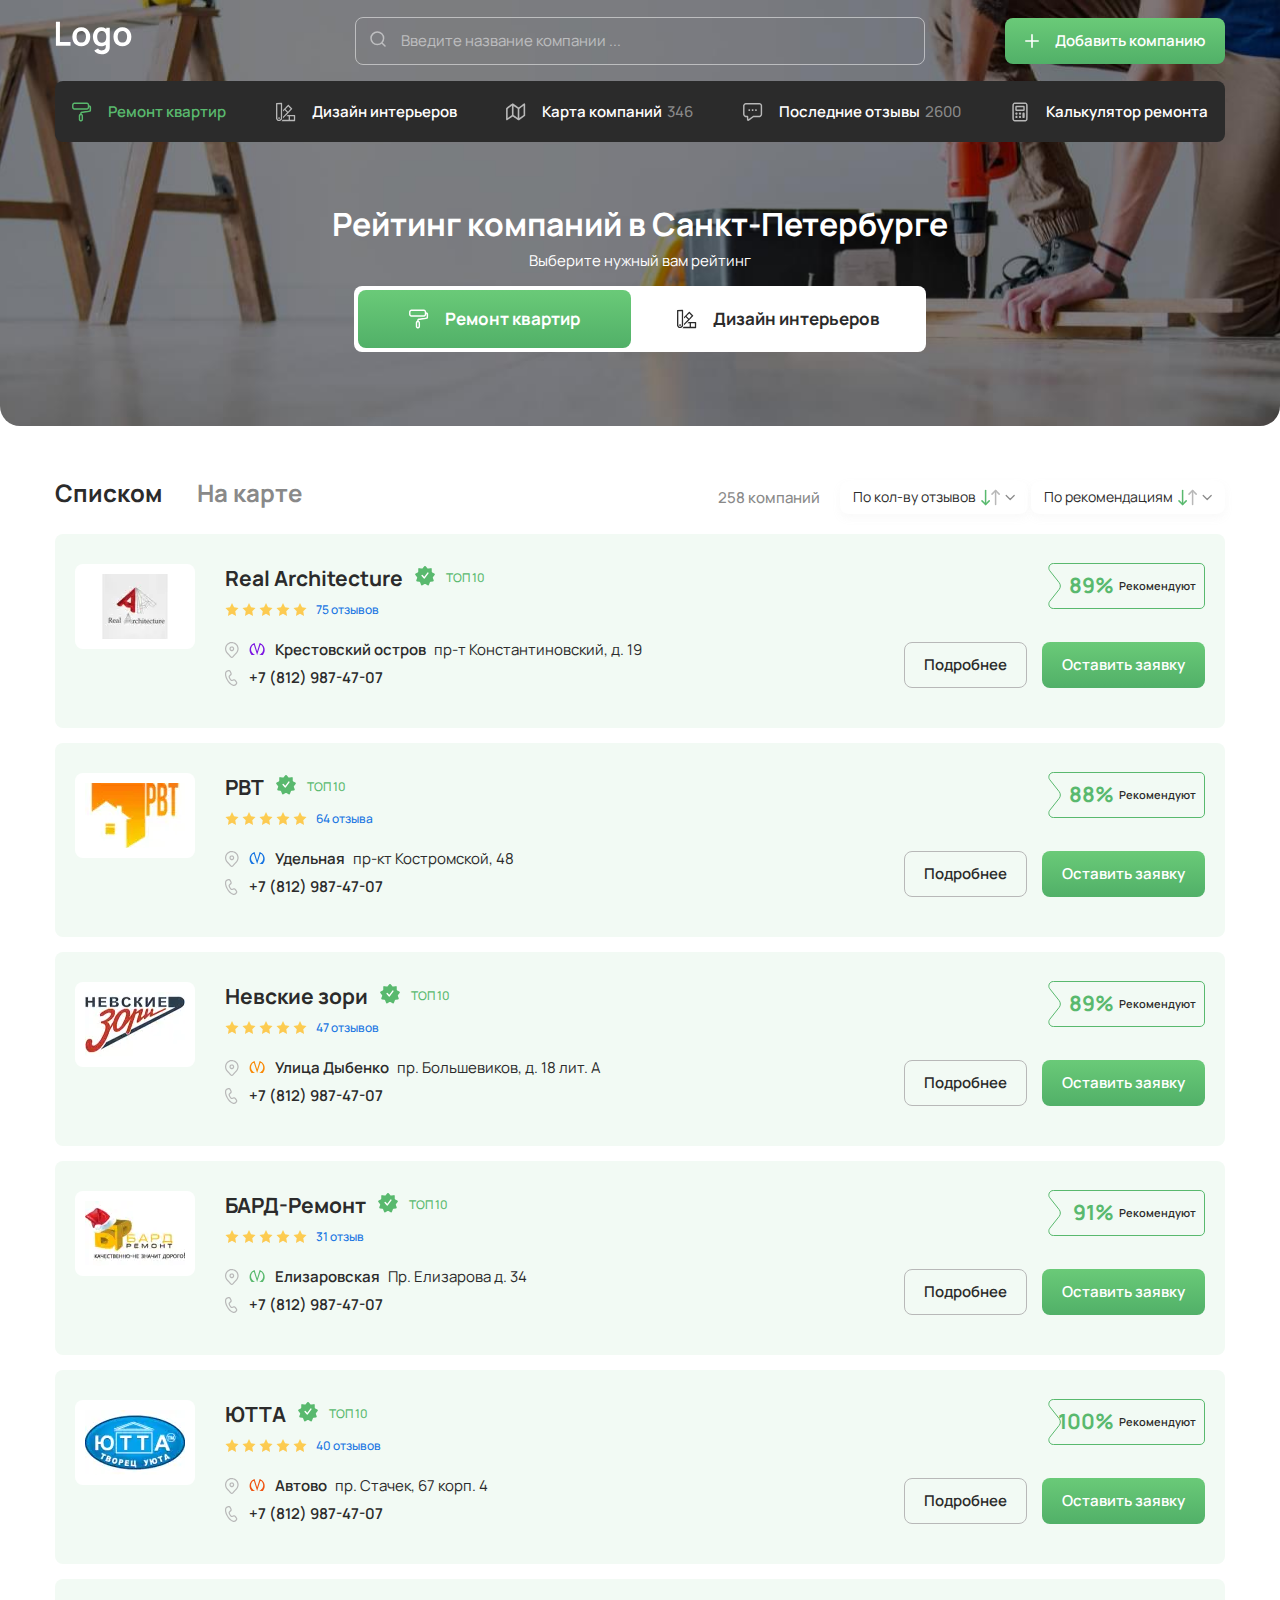
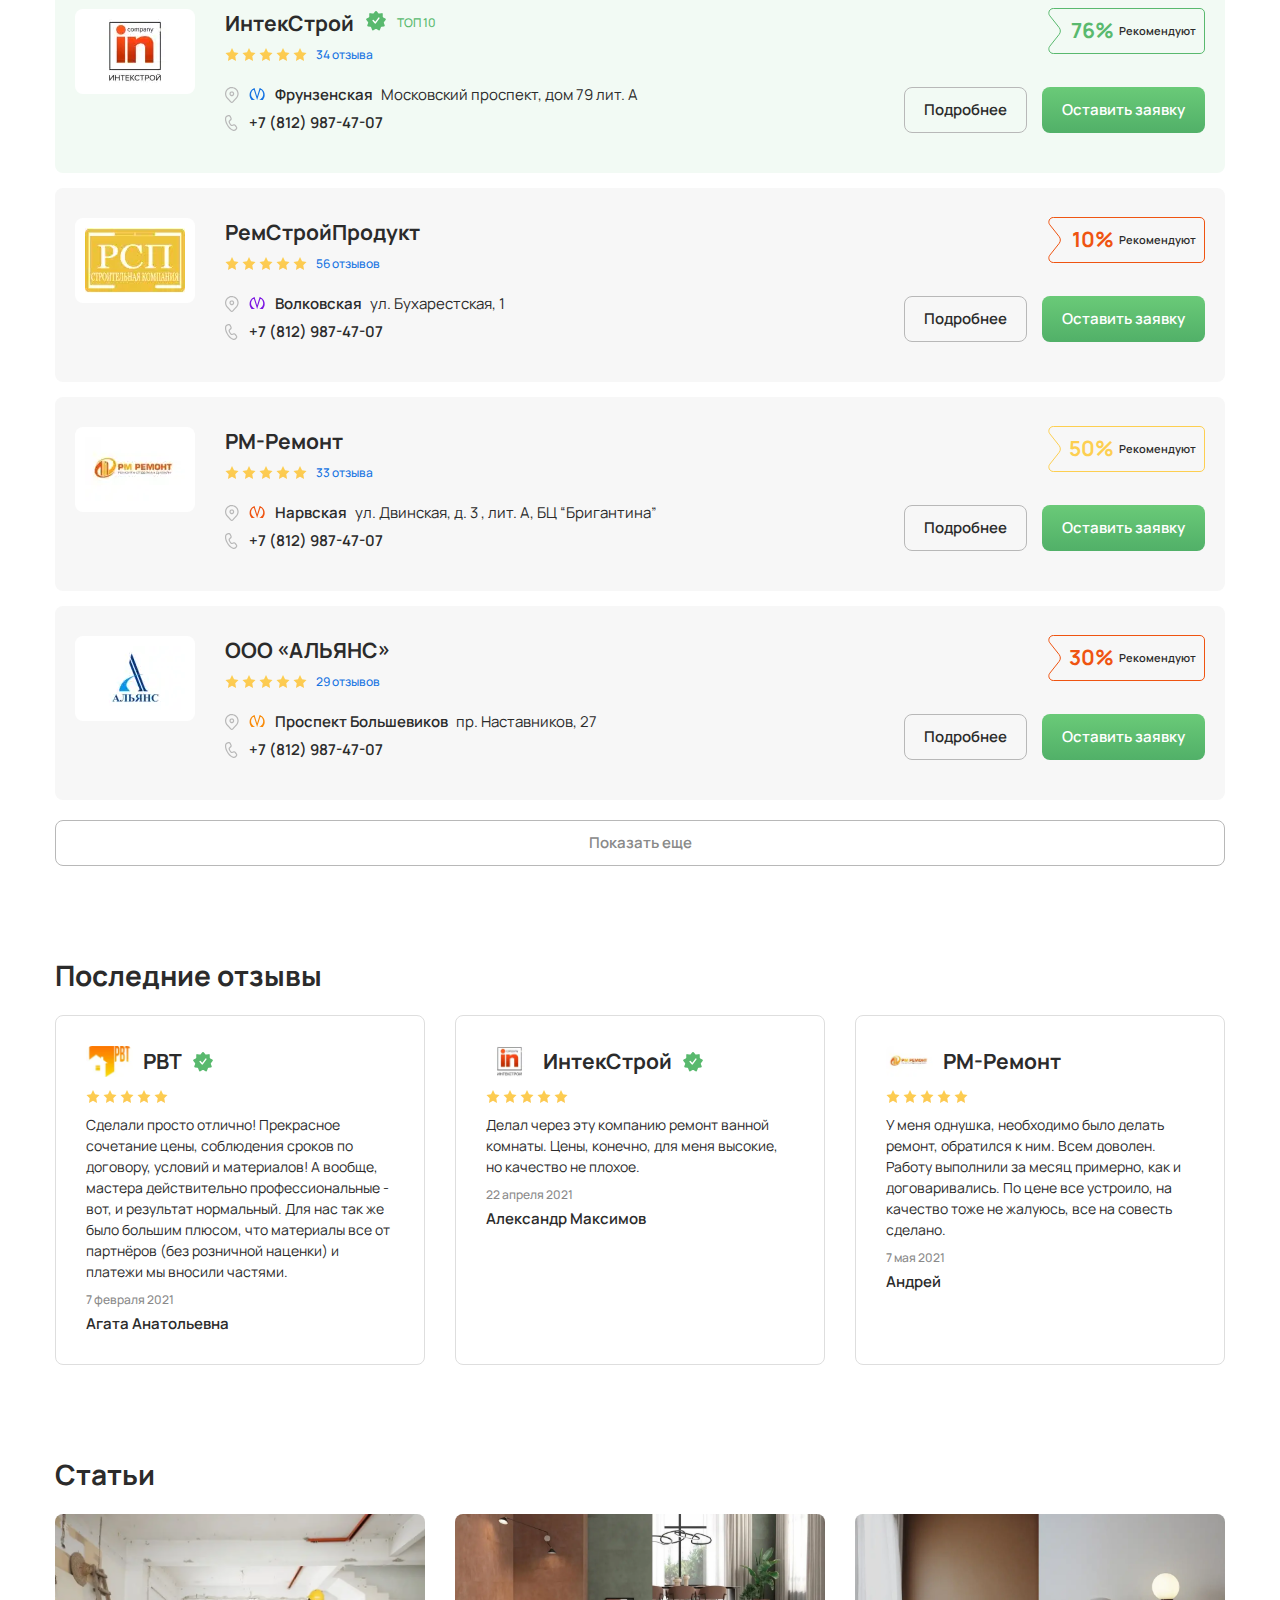
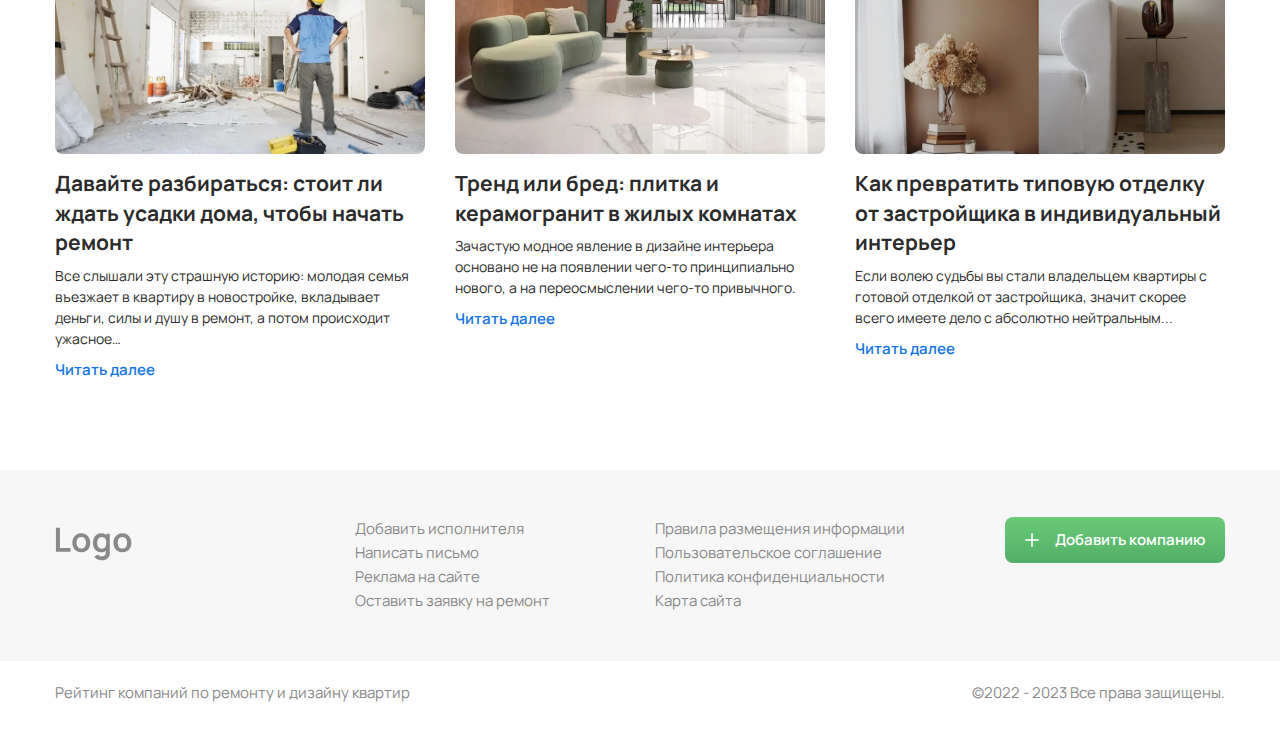
<file: docs/index.html>
<!DOCTYPE html>
<html lang="ru">
    <head>
	<title>Главная</title>
	<meta charset="UTF-8">
	<meta name="format-detection" content="telephone=no">
	<link rel="stylesheet" href="libs/ion.rangeSlider.min.css?_v=20230519142612">
	<link rel="stylesheet" href="libs/fancybox.min.css?_v=20230519142612">
	<link rel="stylesheet" href="css/style.min.css?_v=20230519142612">
	<link rel="shortcut icon" href="favicon.ico">
	<meta name="viewport" content="width=device-width, initial-scale=1.0">
</head>
    <body>
        <div class="wrapper">
            <header class="header">
    <div class="container">
        <div class="header__top">
            <div class="row align-items-center gy-2">
                <div class="col-4 col-md-2 col-xl-3">
                    <a href="/" class="logo header__logo">
                        <svg class="icon-svg">
                            <use xlink:href="img/icons/sprite-icons.svg#logo"></use>
                        </svg>          
                    </a>                
                </div>
                <div class="ps-0 ps-sm-2 col-8 col-md-4 col-xl-3 text-end order-md-2">
                    <a class="header__btn main-btn" href="#">
                        <svg class="icon-svg">
                            <use xlink:href="img/icons/sprite-icons.svg#plus"></use>
                        </svg>                        
                        Добавить компанию</a>
                </div>
                <div class="col-3 d-md-none">
                    <div class="header__burger">
                        <span>Меню</span>
                    </div>
                </div>
                <div class="col-9 col-md-6">
                    <form  class="header__search search">
                        <button class="search__btn"> 
                            <svg class="search__icon icon-svg">
                                <use xlink:href="img/icons/sprite-icons.svg#search"></use>
                            </svg>
                        </button>
                        <input class="search__input" name="text" type="text" placeholder="Введите название компании ...">                    
                    </form>
                </div>
                
            </div>        
        </div>
        <nav class="header__nav top-menu">
            <button class="top-menu__close"></button>
            <ul class="top-menu__list">
                <li class="top-menu__item active"><span class="top-menu__link">
                    <svg class="top-menu__icon icon-svg">
                        <use xlink:href="img/icons/sprite-icons.svg#repair"></use>
                    </svg>
                    Ремонт квартир
                </span></li>
                <li class="top-menu__item"><a href="#" class="top-menu__link">
                    <svg class="top-menu__icon icon-svg">
                        <use xlink:href="img/icons/sprite-icons.svg#design"></use>
                    </svg>
                    Дизайн интерьеров
                </a></li>
                <li class="top-menu__item"><a href="#" class="top-menu__link">
                    <svg class="top-menu__icon icon-svg">
                        <use xlink:href="img/icons/sprite-icons.svg#map"></use>
                    </svg>
                    Карта компаний <span> 346</span> 
                </a></li>
                <li class="top-menu__item"><a href="#" class="top-menu__link">
                    <svg class="top-menu__icon icon-svg">
                        <use xlink:href="img/icons/sprite-icons.svg#review"></use>
                    </svg>
                    Последние отзывы <span> 2600</span> 
                </a></li>
                <li class="top-menu__item"><a href="#" class="top-menu__link">
                    <svg class="top-menu__icon icon-svg">
                        <use xlink:href="img/icons/sprite-icons.svg#calculator"></use>
                    </svg>
                    Калькулятор ремонта
                </a></li>
            </ul>
        </nav>
    </div>
</header>
            <main class="index-page">
                <div class="index-page__top page-top">
                    <div class="container">
                        <div class="page-top__title">
                            <h1>Рейтинг компаний в&nbsp;Санкт&#8209;Петербурге</h1>
                        </div>
                        <div class="page-top__desc">Выберите нужный вам рейтинг</div>
                        <div class="page-top__buttons">
                            <button class="page-top__btn main-btn active">
                                <svg class="icon-svg">
                                    <use xlink:href="img/icons/sprite-icons.svg#repair"></use>
                                </svg>
                                Ремонт квартир
                            </button>
                            <button class="page-top__btn main-btn">
                                <svg class="icon-svg">
                                    <use xlink:href="img/icons/sprite-icons.svg#design"></use>
                                </svg>
                                Дизайн интерьеров
                            </button>
                        </div>
                    </div>                    
               </div>
               <div class="container">
                    <div class="index-page__main-tabs-content">
                        <div class="index-page__content index-tabs tabs active">
                            <div class="index-tabs__caption tabs__caption">
                                <button class="index-tabs__btn tabs__btn active">Списком</button>
                                <button class="index-tabs__btn tabs__btn">На карте</button>
                            </div>
                            <div class="index-tabs__wrap tabs__wrap">
                                <div class="index-tabs__content tabs__content active">
                                    <div class="directory">
                                        <div class="directory__top">
                                            <div class="directory__amount">258 компаний</div>
                                            <form class="directory__filter">
                                                <select class="directory__sort">
                                                    <option disabled selected>По кол-ву отзывов                                                    
                                                    </option>
                                                    <option value="">По увеличению</option>
                                                    <option value="">По убыванию</option>                                        
                                                </select>
                                                <select class="directory__sort">
                                                    <option disabled selected>По рекомендациям                                                    
                                                    </option>
                                                    <option value="">По увеличению</option>
                                                    <option value="">По убыванию</option>                                      
                                                </select>
                                            </form>
                                        </div>
                                        <div class="directory__body">
                                            <div class="directory__item directory__item--top item">
                                                <div class="item__logo">
                                                    <picture><source srcset="img/logos/real-architecture.webp" type="image/webp"><img src="img/logos/real-architecture.jpg" alt="Real Architecture"></picture>
                                                </div>
                                                <div class="item__body">
                                                    <div class="item__top">
                                                        <div class="item__title subtitle">
                                                            Real Architecture
                                                        </div>
                                                        <div class="item__top-10 icon-top">
                                                            <svg class="icon-svg">
                                                                <use xlink:href="img/icons/sprite-icons.svg#top-10"></use>
                                                            </svg>
                                                            ТОП 10                                                        
                                                        </div>
                                                    </div>
                                                    <div class="item__rating">
                                                        <div class="item__stars stars">
                                                            <div class="stars__item active"></div>
                                                            <div class="stars__item active"></div>
                                                            <div class="stars__item active"></div>
                                                            <div class="stars__item active"></div>
                                                            <div class="stars__item active"></div>
                                                        </div>
                                                        <div class="item__review">75 отзывов</div>
                                                    </div>
                                                    <div class="item__info location-icon">
                                                        <svg class="metro-icon metro-icon--5 icon-svg">
                                                            <use xlink:href="img/icons/sprite-icons.svg#metro"></use>
                                                        </svg>
                                                        <span>Крестовский остров</span> пр-т Константиновский, д. 19
                                                    </div>
                                                    <div class="item__info phone-icon"><a href="tel:+78129874707">+7 (812) 987-47-07</a></div>                                               
                                                </div>
                                                <div class="item__links">
                                                    <div class="item__mark item__mark--top"><span>89%</span> Рекомендуют</div>
                                                    <div class="item__buttons">
                                                        <a class="border-btn" href="#">Подробнее</a>
                                                        <a class="main-btn modal-js" href="#modal-1">Оставить заявку</a>
                                                    </div>
                                                </div>
                                            </div>
                                            <div class="directory__item directory__item--top item">
                                                <div class="item__logo">
                                                    <picture><source srcset="img/logos/pbt.webp" type="image/webp"><img src="img/logos/pbt.jpg" alt="РВТ"></picture>
                                                </div>
                                                <div class="item__body">
                                                    <div class="item__top">
                                                        <div class="item__title subtitle">
                                                            РВТ
                                                        </div>
                                                        <div class="item__top-10 icon-top">
                                                            <svg class="icon-svg">
                                                                <use xlink:href="img/icons/sprite-icons.svg#top-10"></use>
                                                            </svg>
                                                            ТОП 10                                                        
                                                        </div>
                                                    </div>
                                                    <div class="item__rating">
                                                        <div class="item__stars stars">
                                                            <div class="stars__item active"></div>
                                                            <div class="stars__item active"></div>
                                                            <div class="stars__item active"></div>
                                                            <div class="stars__item active"></div>
                                                            <div class="stars__item active"></div>
                                                        </div>
                                                        <div class="item__review">64 отзыва</div>
                                                    </div>
                                                    <div class="item__info location-icon">
                                                        <svg class="metro-icon metro-icon--2 icon-svg">
                                                            <use xlink:href="img/icons/sprite-icons.svg#metro"></use>
                                                        </svg>
                                                        <span>Удельная</span> пр-кт Костромской, 48
                                                    </div>
                                                    <div class="item__info phone-icon"><a href="tel:+78129874707">+7 (812) 987-47-07</a></div>                                               
                                                </div>
                                                <div class="item__links">
                                                    <div class="item__mark item__mark--top"><span>88%</span> Рекомендуют</div>
                                                    <div class="item__buttons">
                                                        <a class="border-btn" href="#">Подробнее</a>
                                                        <a class="main-btn modal-js" href="#modal-1">Оставить заявку</a>
                                                    </div>
                                                </div>
                                            </div>
                                            <div class="directory__item directory__item--top item">
                                                <div class="item__logo">
                                                    <picture><source srcset="img/logos/nevskie-zori.webp" type="image/webp"><img src="img/logos/nevskie-zori.jpg" alt="Невские зори"></picture>
                                                </div>
                                                <div class="item__body">
                                                    <div class="item__top">
                                                        <div class="item__title subtitle">
                                                            Невские зори
                                                        </div>
                                                        <div class="item__top-10 icon-top">
                                                            <svg class="icon-svg">
                                                                <use xlink:href="img/icons/sprite-icons.svg#top-10"></use>
                                                            </svg>
                                                            ТОП 10                                                        
                                                        </div>
                                                    </div>
                                                    <div class="item__rating">
                                                        <div class="item__stars stars">
                                                            <div class="stars__item active"></div>
                                                            <div class="stars__item active"></div>
                                                            <div class="stars__item active"></div>
                                                            <div class="stars__item active"></div>
                                                            <div class="stars__item active"></div>
                                                        </div>
                                                        <div class="item__review">47 отзывов</div>
                                                    </div>
                                                    <div class="item__info location-icon">
                                                        <svg class="metro-icon metro-icon--4 icon-svg">
                                                            <use xlink:href="img/icons/sprite-icons.svg#metro"></use>
                                                        </svg>
                                                        <span>Улица Дыбенко</span> пр. Большевиков, д. 18 лит. А
                                                    </div>
                                                    <div class="item__info phone-icon"><a href="tel:+78129874707">+7 (812) 987-47-07</a></div>                                               
                                                </div>
                                                <div class="item__links">
                                                    <div class="item__mark item__mark--top"><span>89%</span> Рекомендуют</div>
                                                    <div class="item__buttons">
                                                        <a class="border-btn" href="#">Подробнее</a>
                                                        <a class="main-btn modal-js" href="#modal-1">Оставить заявку</a>
                                                    </div>
                                                </div>
                                            </div>
                                            <div class="directory__item directory__item--top item">
                                                <div class="item__logo">
                                                    <picture><source srcset="img/logos/bard-remont.webp" type="image/webp"><img src="img/logos/bard-remont.jpg" alt="БАРД-Ремонт"></picture>
                                                </div>
                                                <div class="item__body">
                                                    <div class="item__top">
                                                        <div class="item__title subtitle">
                                                            БАРД-Ремонт
                                                        </div>
                                                        <div class="item__top-10 icon-top">
                                                            <svg class="icon-svg">
                                                                <use xlink:href="img/icons/sprite-icons.svg#top-10"></use>
                                                            </svg>
                                                            ТОП 10                                                        
                                                        </div>
                                                    </div>
                                                    <div class="item__rating">
                                                        <div class="item__stars stars">
                                                            <div class="stars__item active"></div>
                                                            <div class="stars__item active"></div>
                                                            <div class="stars__item active"></div>
                                                            <div class="stars__item active"></div>
                                                            <div class="stars__item active"></div>
                                                        </div>
                                                        <div class="item__review">31 отзыв</div>
                                                    </div>
                                                    <div class="item__info location-icon">
                                                        <svg class="metro-icon metro-icon--3 icon-svg">
                                                            <use xlink:href="img/icons/sprite-icons.svg#metro"></use>
                                                        </svg>
                                                        <span>Елизаровская</span> Пр. Елизарова д. 34
                                                    </div>
                                                    <div class="item__info phone-icon"><a href="tel:+78129874707">+7 (812) 987-47-07</a></div>                                               
                                                </div>
                                                <div class="item__links">
                                                    <div class="item__mark item__mark--top"><span>91%</span> Рекомендуют</div>
                                                    <div class="item__buttons">
                                                        <a class="border-btn" href="#">Подробнее</a>
                                                        <a class="main-btn modal-js" href="#modal-1">Оставить заявку</a>
                                                    </div>
                                                </div>
                                            </div>
                                            <div class="directory__item directory__item--top item">
                                                <div class="item__logo">
                                                    <picture><source srcset="img/logos/yutta.webp" type="image/webp"><img src="img/logos/yutta.jpg" alt="ЮТТА"></picture>
                                                </div>
                                                <div class="item__body">
                                                    <div class="item__top">
                                                        <div class="item__title subtitle">
                                                            ЮТТА
                                                        </div>
                                                        <div class="item__top-10 icon-top">
                                                            <svg class="icon-svg">
                                                                <use xlink:href="img/icons/sprite-icons.svg#top-10"></use>
                                                            </svg>
                                                            ТОП 10                                                        
                                                        </div>
                                                    </div>
                                                    <div class="item__rating">
                                                        <div class="item__stars stars">
                                                            <div class="stars__item active"></div>
                                                            <div class="stars__item active"></div>
                                                            <div class="stars__item active"></div>
                                                            <div class="stars__item active"></div>
                                                            <div class="stars__item active"></div>
                                                        </div>
                                                        <div class="item__review">40 отзывов</div>
                                                    </div>
                                                    <div class="item__info location-icon">
                                                        <svg class="metro-icon metro-icon--1 icon-svg">
                                                            <use xlink:href="img/icons/sprite-icons.svg#metro"></use>
                                                        </svg>
                                                        <span>Автово</span> пр. Стачек, 67 корп. 4
                                                    </div>
                                                    <div class="item__info phone-icon"><a href="tel:+78129874707">+7 (812) 987-47-07</a></div>                                               
                                                </div>
                                                <div class="item__links">
                                                    <div class="item__mark item__mark--top"><span>100%</span> Рекомендуют</div>
                                                    <div class="item__buttons">
                                                        <a class="border-btn" href="#">Подробнее</a>
                                                        <a class="main-btn modal-js" href="#modal-1">Оставить заявку</a>
                                                    </div>
                                                </div>
                                            </div>
                                            <div class="directory__item directory__item--top item">
                                                <div class="item__logo">
                                                    <picture><source srcset="img/logos/intekstroy.webp" type="image/webp"><img src="img/logos/intekstroy.jpg" alt="ИнтекСтрой"></picture>
                                                </div>
                                                <div class="item__body">
                                                    <div class="item__top">
                                                        <div class="item__title subtitle">
                                                            ИнтекСтрой
                                                        </div>
                                                        <div class="item__top-10 icon-top">
                                                            <svg class="icon-svg">
                                                                <use xlink:href="img/icons/sprite-icons.svg#top-10"></use>
                                                            </svg>
                                                            ТОП 10                                                        
                                                        </div>
                                                    </div>
                                                    <div class="item__rating">
                                                        <div class="item__stars stars">
                                                            <div class="stars__item active"></div>
                                                            <div class="stars__item active"></div>
                                                            <div class="stars__item active"></div>
                                                            <div class="stars__item active"></div>
                                                            <div class="stars__item active"></div>
                                                        </div>
                                                        <div class="item__review">34 отзыва</div>
                                                    </div>
                                                    <div class="item__info location-icon">
                                                        <svg class="metro-icon metro-icon--2 icon-svg">
                                                            <use xlink:href="img/icons/sprite-icons.svg#metro"></use>
                                                        </svg>
                                                        <span>Фрунзенская</span> Московский проспект, дом 79 лит. А
                                                    </div>
                                                    <div class="item__info phone-icon"><a href="tel:+78129874707">+7 (812) 987-47-07</a></div>                                               
                                                </div>
                                                <div class="item__links">
                                                    <div class="item__mark item__mark--top"><span>76%</span> Рекомендуют</div>
                                                    <div class="item__buttons">
                                                        <a class="border-btn" href="#">Подробнее</a>
                                                        <a class="main-btn modal-js" href="#modal-1">Оставить заявку</a>
                                                    </div>
                                                </div>
                                            </div>
                                            <div class="directory__item item">
                                                <div class="item__logo">
                                                    <picture><source srcset="img/logos/remstroyprodukt.webp" type="image/webp"><img src="img/logos/remstroyprodukt.jpg" alt="РемСтройПродукт"></picture>
                                                </div>
                                                <div class="item__body">
                                                    <div class="item__top">
                                                        <div class="item__title subtitle">
                                                            РемСтройПродукт
                                                        </div>                                                    
                                                    </div>
                                                    <div class="item__rating">
                                                        <div class="item__stars stars">
                                                            <div class="stars__item active"></div>
                                                            <div class="stars__item active"></div>
                                                            <div class="stars__item active"></div>
                                                            <div class="stars__item active"></div>
                                                            <div class="stars__item active"></div>
                                                        </div>
                                                        <div class="item__review">56 отзывов</div>
                                                    </div>
                                                    <div class="item__info location-icon">
                                                        <svg class="metro-icon metro-icon--5 icon-svg">
                                                            <use xlink:href="img/icons/sprite-icons.svg#metro"></use>
                                                        </svg>
                                                        <span>Волковская</span> ул. Бухарестская, 1
                                                    </div>
                                                    <div class="item__info phone-icon"><a href="tel:+78129874707">+7 (812) 987-47-07</a></div>                                               
                                                </div>
                                                <div class="item__links">
                                                    <div class="item__mark item__mark--low"><span>10%</span> Рекомендуют</div>
                                                    <div class="item__buttons">
                                                        <a class="border-btn" href="#">Подробнее</a>
                                                        <a class="main-btn modal-js" href="#modal-1">Оставить заявку</a>
                                                    </div>
                                                </div>
                                            </div>
                                            <div class="directory__item item">
                                                <div class="item__logo">
                                                    <picture><source srcset="img/logos/rm-remont.webp" type="image/webp"><img src="img/logos/rm-remont.jpg" alt="РМ-Ремонт"></picture>
                                                </div>
                                                <div class="item__body">
                                                    <div class="item__top">
                                                        <div class="item__title subtitle">
                                                            РМ-Ремонт
                                                        </div>                                                    
                                                    </div>
                                                    <div class="item__rating">
                                                        <div class="item__stars stars">
                                                            <div class="stars__item active"></div>
                                                            <div class="stars__item active"></div>
                                                            <div class="stars__item active"></div>
                                                            <div class="stars__item active"></div>
                                                            <div class="stars__item active"></div>
                                                        </div>
                                                        <div class="item__review">33 отзыва</div>
                                                    </div>
                                                    <div class="item__info location-icon">
                                                        <svg class="metro-icon metro-icon--1 icon-svg">
                                                            <use xlink:href="img/icons/sprite-icons.svg#metro"></use>
                                                        </svg>
                                                        <span>Нарвская</span> ул. Двинская, д. 3 , лит. А, БЦ “Бригантина”
                                                    </div>
                                                    <div class="item__info phone-icon"><a href="tel:+78129874707">+7 (812) 987-47-07</a></div>                                               
                                                </div>
                                                <div class="item__links">
                                                    <div class="item__mark item__mark--medium"><span>50%</span> Рекомендуют</div>
                                                    <div class="item__buttons">
                                                        <a class="border-btn" href="#">Подробнее</a>
                                                        <a class="main-btn modal-js" href="#modal-1">Оставить заявку</a>
                                                    </div>
                                                </div>
                                            </div>
                                            <div class="directory__item item">
                                                <div class="item__logo">
                                                    <picture><source srcset="img/logos/ooo-alyans.webp" type="image/webp"><img src="img/logos/ooo-alyans.jpg" alt="ООО «АЛЬЯНС»"></picture>
                                                </div>
                                                <div class="item__body">
                                                    <div class="item__top">
                                                        <div class="item__title subtitle">
                                                            ООО «АЛЬЯНС»
                                                        </div>                                                    
                                                    </div>
                                                    <div class="item__rating">
                                                        <div class="item__stars stars">
                                                            <div class="stars__item active"></div>
                                                            <div class="stars__item active"></div>
                                                            <div class="stars__item active"></div>
                                                            <div class="stars__item active"></div>
                                                            <div class="stars__item active"></div>
                                                        </div>
                                                        <div class="item__review">29 отзывов</div>
                                                    </div>
                                                    <div class="item__info location-icon">
                                                        <svg class="metro-icon metro-icon--4 icon-svg">
                                                            <use xlink:href="img/icons/sprite-icons.svg#metro"></use>
                                                        </svg>
                                                        <span>Проспект Большевиков</span> пр. Наставников, 27
                                                    </div>
                                                    <div class="item__info phone-icon"><a href="tel:+78129874707">+7 (812) 987-47-07</a></div>                                               
                                                </div>
                                                <div class="item__links">
                                                    <div class="item__mark item__mark--low"><span>30%</span> Рекомендуют</div>
                                                    <div class="item__buttons">
                                                        <a class="border-btn" href="#">Подробнее</a>
                                                        <a class="main-btn modal-js" href="#modal-1">Оставить заявку</a>
                                                    </div>
                                                </div>
                                            </div>
                                        </div>
                                        <a class="directory__more-btn border-btn" href="#">
                                            Показать еще
                                        </a>
                                    </div>
                                </div>
                                <div class="index-tabs__content tabs__content">
                                    <div class="index-page__map map-main">
                                        <picture><source srcset="img/map.webp" type="image/webp"><img src="img/map.jpg" alt="Заглушка карты"></picture>
                                        <div class="map-main__mark map-main__mark--1">
                                            <picture><source srcset="img/logos/real-architecture.webp" type="image/webp"><img src="img/logos/real-architecture.jpg" alt="Лого"></picture>
                                        </div>
                                    </div> 
                                </div>
                            </div>
                        </div>
                        <div class="index-page__content index-tabs tabs">
                            <div class="index-tabs__caption tabs__caption">
                                <button class="index-tabs__btn tabs__btn active">Списком</button>
                                <button class="index-tabs__btn tabs__btn">На карте</button>
                            </div>
                            <div class="index-tabs__wrap tabs__wrap">
                                <div class="index-tabs__content tabs__content active">
                                    <div class="directory">
                                        <div class="directory__top">
                                            <div class="directory__amount">300 компаний</div>
                                            <form class="directory__filter">
                                                <select class="directory__sort">
                                                    <option disabled selected>По кол-ву отзывов                                                    
                                                    </option>
                                                    <option value="">По увеличению</option>
                                                    <option value="">По убыванию</option>                                        
                                                </select>
                                                <select class="directory__sort">
                                                    <option disabled selected>По рекомендациям                                                    
                                                    </option>
                                                    <option value="">По увеличению</option>
                                                    <option value="">По убыванию</option>                                      
                                                </select>
                                            </form>
                                        </div>
                                        <div class="directory__body">
                                            <div class="directory__item directory__item--top item">
                                                <div class="item__logo">
                                                    <picture><source srcset="img/logos/pbt.webp" type="image/webp"><img src="img/logos/pbt.jpg" alt="Real Architecture"></picture>
                                                </div>
                                                <div class="item__body">
                                                    <div class="item__top">
                                                        <div class="item__title subtitle">
                                                            Другая компания 1
                                                        </div>
                                                        <div class="item__top-10 icon-top">
                                                            <svg class="icon-svg">
                                                                <use xlink:href="img/icons/sprite-icons.svg#top-10"></use>
                                                            </svg>
                                                            ТОП 10                                                        
                                                        </div>
                                                    </div>
                                                    <div class="item__rating">
                                                        <div class="item__stars stars">
                                                            <div class="stars__item active"></div>
                                                            <div class="stars__item active"></div>
                                                            <div class="stars__item active"></div>
                                                            <div class="stars__item active"></div>
                                                            <div class="stars__item active"></div>
                                                        </div>
                                                        <div class="item__review">75 отзывов</div>
                                                    </div>
                                                    <div class="item__info location-icon">
                                                        <svg class="metro-icon metro-icon--5 icon-svg">
                                                            <use xlink:href="img/icons/sprite-icons.svg#metro"></use>
                                                        </svg>
                                                        <span>Крестовский остров</span> пр-т Константиновский, д. 19
                                                    </div>
                                                    <div class="item__info phone-icon"><a href="tel:+78129874707">+7 (812) 987-47-07</a></div>                                               
                                                </div>
                                                <div class="item__links">
                                                    <div class="item__mark item__mark--top"><span>89%</span> Рекомендуют</div>
                                                    <div class="item__buttons">
                                                        <a class="border-btn" href="#">Подробнее</a>
                                                        <a class="main-btn modal-js" href="#modal-1">Оставить заявку</a>
                                                    </div>
                                                </div>
                                            </div>
                                            <div class="directory__item directory__item--top item">
                                                <div class="item__logo">
                                                    <picture><source srcset="img/logos/real-architecture.webp" type="image/webp"><img src="img/logos/real-architecture.jpg" alt="РВТ"></picture>
                                                </div>
                                                <div class="item__body">
                                                    <div class="item__top">
                                                        <div class="item__title subtitle">
                                                            Другая компания 2
                                                        </div>
                                                        <div class="item__top-10 icon-top">
                                                            <svg class="icon-svg">
                                                                <use xlink:href="img/icons/sprite-icons.svg#top-10"></use>
                                                            </svg>
                                                            ТОП 10                                                        
                                                        </div>
                                                    </div>
                                                    <div class="item__rating">
                                                        <div class="item__stars stars">
                                                            <div class="stars__item active"></div>
                                                            <div class="stars__item active"></div>
                                                            <div class="stars__item active"></div>
                                                            <div class="stars__item active"></div>
                                                            <div class="stars__item active"></div>
                                                        </div>
                                                        <div class="item__review">64 отзыва</div>
                                                    </div>
                                                    <div class="item__info location-icon">
                                                        <svg class="metro-icon metro-icon--2 icon-svg">
                                                            <use xlink:href="img/icons/sprite-icons.svg#metro"></use>
                                                        </svg>
                                                        <span>Удельная</span> пр-кт Костромской, 48
                                                    </div>
                                                    <div class="item__info phone-icon"><a href="tel:+78129874707">+7 (812) 987-47-07</a></div>                                               
                                                </div>
                                                <div class="item__links">
                                                    <div class="item__mark item__mark--top"><span>88%</span> Рекомендуют</div>
                                                    <div class="item__buttons">
                                                        <a class="border-btn" href="#">Подробнее</a>
                                                        <a class="main-btn modal-js" href="#modal-1">Оставить заявку</a>
                                                    </div>
                                                </div>
                                            </div>
                                            <div class="directory__item directory__item--top item">
                                                <div class="item__logo">
                                                    <picture><source srcset="img/logos/nevskie-zori.webp" type="image/webp"><img src="img/logos/nevskie-zori.jpg" alt="Невские зори"></picture>
                                                </div>
                                                <div class="item__body">
                                                    <div class="item__top">
                                                        <div class="item__title subtitle">
                                                            Другая компания 3
                                                        </div>
                                                        <div class="item__top-10 icon-top">
                                                            <svg class="icon-svg">
                                                                <use xlink:href="img/icons/sprite-icons.svg#top-10"></use>
                                                            </svg>
                                                            ТОП 10                                                        
                                                        </div>
                                                    </div>
                                                    <div class="item__rating">
                                                        <div class="item__stars stars">
                                                            <div class="stars__item active"></div>
                                                            <div class="stars__item active"></div>
                                                            <div class="stars__item active"></div>
                                                            <div class="stars__item active"></div>
                                                            <div class="stars__item active"></div>
                                                        </div>
                                                        <div class="item__review">47 отзывов</div>
                                                    </div>
                                                    <div class="item__info location-icon">
                                                        <svg class="metro-icon metro-icon--4 icon-svg">
                                                            <use xlink:href="img/icons/sprite-icons.svg#metro"></use>
                                                        </svg>
                                                        <span>Улица Дыбенко</span> пр. Большевиков, д. 18 лит. А
                                                    </div>
                                                    <div class="item__info phone-icon"><a href="tel:+78129874707">+7 (812) 987-47-07</a></div>                                               
                                                </div>
                                                <div class="item__links">
                                                    <div class="item__mark item__mark--top"><span>89%</span> Рекомендуют</div>
                                                    <div class="item__buttons">
                                                        <a class="border-btn" href="#">Подробнее</a>
                                                        <a class="main-btn modal-js" href="#modal-1">Оставить заявку</a>
                                                    </div>
                                                </div>
                                            </div>
                                            <div class="directory__item directory__item--top item">
                                                <div class="item__logo">
                                                    <picture><source srcset="img/logos/bard-remont.webp" type="image/webp"><img src="img/logos/bard-remont.jpg" alt="БАРД-Ремонт"></picture>
                                                </div>
                                                <div class="item__body">
                                                    <div class="item__top">
                                                        <div class="item__title subtitle">
                                                            БАРД-Ремонт
                                                        </div>
                                                        <div class="item__top-10 icon-top">
                                                            <svg class="icon-svg">
                                                                <use xlink:href="img/icons/sprite-icons.svg#top-10"></use>
                                                            </svg>
                                                            ТОП 10                                                        
                                                        </div>
                                                    </div>
                                                    <div class="item__rating">
                                                        <div class="item__stars stars">
                                                            <div class="stars__item active"></div>
                                                            <div class="stars__item active"></div>
                                                            <div class="stars__item active"></div>
                                                            <div class="stars__item active"></div>
                                                            <div class="stars__item active"></div>
                                                        </div>
                                                        <div class="item__review">31 отзыв</div>
                                                    </div>
                                                    <div class="item__info location-icon">
                                                        <svg class="metro-icon metro-icon--3 icon-svg">
                                                            <use xlink:href="img/icons/sprite-icons.svg#metro"></use>
                                                        </svg>
                                                        <span>Елизаровская</span> Пр. Елизарова д. 34
                                                    </div>
                                                    <div class="item__info phone-icon"><a href="tel:+78129874707">+7 (812) 987-47-07</a></div>                                               
                                                </div>
                                                <div class="item__links">
                                                    <div class="item__mark item__mark--top"><span>91%</span> Рекомендуют</div>
                                                    <div class="item__buttons">
                                                        <a class="border-btn" href="#">Подробнее</a>
                                                        <a class="main-btn modal-js" href="#modal-1">Оставить заявку</a>
                                                    </div>
                                                </div>
                                            </div>
                                            <div class="directory__item directory__item--top item">
                                                <div class="item__logo">
                                                    <picture><source srcset="img/logos/yutta.webp" type="image/webp"><img src="img/logos/yutta.jpg" alt="ЮТТА"></picture>
                                                </div>
                                                <div class="item__body">
                                                    <div class="item__top">
                                                        <div class="item__title subtitle">
                                                            ЮТТА
                                                        </div>
                                                        <div class="item__top-10 icon-top">
                                                            <svg class="icon-svg">
                                                                <use xlink:href="img/icons/sprite-icons.svg#top-10"></use>
                                                            </svg>
                                                            ТОП 10                                                        
                                                        </div>
                                                    </div>
                                                    <div class="item__rating">
                                                        <div class="item__stars stars">
                                                            <div class="stars__item active"></div>
                                                            <div class="stars__item active"></div>
                                                            <div class="stars__item active"></div>
                                                            <div class="stars__item active"></div>
                                                            <div class="stars__item active"></div>
                                                        </div>
                                                        <div class="item__review">40 отзывов</div>
                                                    </div>
                                                    <div class="item__info location-icon">
                                                        <svg class="metro-icon metro-icon--1 icon-svg">
                                                            <use xlink:href="img/icons/sprite-icons.svg#metro"></use>
                                                        </svg>
                                                        <span>Автово</span> пр. Стачек, 67 корп. 4
                                                    </div>
                                                    <div class="item__info phone-icon"><a href="tel:+78129874707">+7 (812) 987-47-07</a></div>                                               
                                                </div>
                                                <div class="item__links">
                                                    <div class="item__mark item__mark--top"><span>100%</span> Рекомендуют</div>
                                                    <div class="item__buttons">
                                                        <a class="border-btn" href="#">Подробнее</a>
                                                        <a class="main-btn modal-js" href="#modal-1">Оставить заявку</a>
                                                    </div>
                                                </div>
                                            </div>
                                            <div class="directory__item directory__item--top item">
                                                <div class="item__logo">
                                                    <picture><source srcset="img/logos/intekstroy.webp" type="image/webp"><img src="img/logos/intekstroy.jpg" alt="ИнтекСтрой"></picture>
                                                </div>
                                                <div class="item__body">
                                                    <div class="item__top">
                                                        <div class="item__title subtitle">
                                                            ИнтекСтрой
                                                        </div>
                                                        <div class="item__top-10 icon-top">
                                                            <svg class="icon-svg">
                                                                <use xlink:href="img/icons/sprite-icons.svg#top-10"></use>
                                                            </svg>
                                                            ТОП 10                                                        
                                                        </div>
                                                    </div>
                                                    <div class="item__rating">
                                                        <div class="item__stars stars">
                                                            <div class="stars__item active"></div>
                                                            <div class="stars__item active"></div>
                                                            <div class="stars__item active"></div>
                                                            <div class="stars__item active"></div>
                                                            <div class="stars__item active"></div>
                                                        </div>
                                                        <div class="item__review">34 отзыва</div>
                                                    </div>
                                                    <div class="item__info location-icon">
                                                        <svg class="metro-icon metro-icon--2 icon-svg">
                                                            <use xlink:href="img/icons/sprite-icons.svg#metro"></use>
                                                        </svg>
                                                        <span>Фрунзенская</span> Московский проспект, дом 79 лит. А
                                                    </div>
                                                    <div class="item__info phone-icon"><a href="tel:+78129874707">+7 (812) 987-47-07</a></div>                                               
                                                </div>
                                                <div class="item__links">
                                                    <div class="item__mark item__mark--top"><span>76%</span> Рекомендуют</div>
                                                    <div class="item__buttons">
                                                        <a class="border-btn" href="#">Подробнее</a>
                                                        <a class="main-btn modal-js" href="#modal-1">Оставить заявку</a>
                                                    </div>
                                                </div>
                                            </div>
                                            <div class="directory__item item">
                                                <div class="item__logo">
                                                    <picture><source srcset="img/logos/remstroyprodukt.webp" type="image/webp"><img src="img/logos/remstroyprodukt.jpg" alt="РемСтройПродукт"></picture>
                                                </div>
                                                <div class="item__body">
                                                    <div class="item__top">
                                                        <div class="item__title subtitle">
                                                            РемСтройПродукт
                                                        </div>                                                    
                                                    </div>
                                                    <div class="item__rating">
                                                        <div class="item__stars stars">
                                                            <div class="stars__item active"></div>
                                                            <div class="stars__item active"></div>
                                                            <div class="stars__item active"></div>
                                                            <div class="stars__item active"></div>
                                                            <div class="stars__item active"></div>
                                                        </div>
                                                        <div class="item__review">56 отзывов</div>
                                                    </div>
                                                    <div class="item__info location-icon">
                                                        <svg class="metro-icon metro-icon--5 icon-svg">
                                                            <use xlink:href="img/icons/sprite-icons.svg#metro"></use>
                                                        </svg>
                                                        <span>Волковская</span> ул. Бухарестская, 1
                                                    </div>
                                                    <div class="item__info phone-icon"><a href="tel:+78129874707">+7 (812) 987-47-07</a></div>                                               
                                                </div>
                                                <div class="item__links">
                                                    <div class="item__mark item__mark--low"><span>10%</span> Рекомендуют</div>
                                                    <div class="item__buttons">
                                                        <a class="border-btn" href="#">Подробнее</a>
                                                        <a class="main-btn modal-js" href="#modal-1">Оставить заявку</a>
                                                    </div>
                                                </div>
                                            </div>
                                            <div class="directory__item item">
                                                <div class="item__logo">
                                                    <picture><source srcset="img/logos/rm-remont.webp" type="image/webp"><img src="img/logos/rm-remont.jpg" alt="РМ-Ремонт"></picture>
                                                </div>
                                                <div class="item__body">
                                                    <div class="item__top">
                                                        <div class="item__title subtitle">
                                                            РМ-Ремонт
                                                        </div>                                                    
                                                    </div>
                                                    <div class="item__rating">
                                                        <div class="item__stars stars">
                                                            <div class="stars__item active"></div>
                                                            <div class="stars__item active"></div>
                                                            <div class="stars__item active"></div>
                                                            <div class="stars__item active"></div>
                                                            <div class="stars__item active"></div>
                                                        </div>
                                                        <div class="item__review">33 отзыва</div>
                                                    </div>
                                                    <div class="item__info location-icon">
                                                        <svg class="metro-icon metro-icon--1 icon-svg">
                                                            <use xlink:href="img/icons/sprite-icons.svg#metro"></use>
                                                        </svg>
                                                        <span>Нарвская</span> ул. Двинская, д. 3 , лит. А, БЦ “Бригантина”
                                                    </div>
                                                    <div class="item__info phone-icon"><a href="tel:+78129874707">+7 (812) 987-47-07</a></div>                                               
                                                </div>
                                                <div class="item__links">
                                                    <div class="item__mark item__mark--medium"><span>50%</span> Рекомендуют</div>
                                                    <div class="item__buttons">
                                                        <a class="border-btn" href="#">Подробнее</a>
                                                        <a class="main-btn modal-js" href="#modal-1">Оставить заявку</a>
                                                    </div>
                                                </div>
                                            </div>
                                            <div class="directory__item item">
                                                <div class="item__logo">
                                                    <picture><source srcset="img/logos/ooo-alyans.webp" type="image/webp"><img src="img/logos/ooo-alyans.jpg" alt="ООО «АЛЬЯНС»"></picture>
                                                </div>
                                                <div class="item__body">
                                                    <div class="item__top">
                                                        <div class="item__title subtitle">
                                                            ООО «АЛЬЯНС»
                                                        </div>                                                    
                                                    </div>
                                                    <div class="item__rating">
                                                        <div class="item__stars stars">
                                                            <div class="stars__item active"></div>
                                                            <div class="stars__item active"></div>
                                                            <div class="stars__item active"></div>
                                                            <div class="stars__item active"></div>
                                                            <div class="stars__item active"></div>
                                                        </div>
                                                        <div class="item__review">29 отзывов</div>
                                                    </div>
                                                    <div class="item__info location-icon">
                                                        <svg class="metro-icon metro-icon--4 icon-svg">
                                                            <use xlink:href="img/icons/sprite-icons.svg#metro"></use>
                                                        </svg>
                                                        <span>Проспект Большевиков</span> пр. Наставников, 27
                                                    </div>
                                                    <div class="item__info phone-icon"><a href="tel:+78129874707">+7 (812) 987-47-07</a></div>                                               
                                                </div>
                                                <div class="item__links">
                                                    <div class="item__mark item__mark--low"><span>30%</span> Рекомендуют</div>
                                                    <div class="item__buttons">
                                                        <a class="border-btn" href="#">Подробнее</a>
                                                        <a class="main-btn modal-js" href="#modal-1">Оставить заявку</a>
                                                    </div>
                                                </div>
                                            </div>
                                        </div>
                                        <a class="directory__more-btn border-btn" href="#">
                                            Показать еще
                                        </a>
                                    </div>
                                </div>
                                <div class="index-tabs__content tabs__content">
                                                                       
                                </div>
                            </div>
                        </div>
                    </div>
                    
                    <section class="section">
                        <div class="h2">Последние отзывы</div>
                        <div class="row gy-3">
                            <div class="col-md-6 col-lg-4">
                                <div class="review">
                                    <div class="review__top">
                                        <div class="review__img">
                                            <picture><source srcset="img/logos/pbt.webp" type="image/webp"><img src="img/logos/pbt.jpg" alt="РВТ"></picture>
                                        </div>
                                        <div class="review__title subtitle">
                                            РВТ
                                        </div>
                                        <div class="review__top icon-top">
                                            <svg class="icon-svg">
                                                <use xlink:href="img/icons/sprite-icons.svg#top-10"></use>
                                            </svg>                                                 
                                        </div>
                                    </div>
                                    <div class="review__stars stars">
                                        <div class="stars__item active"></div>
                                        <div class="stars__item active"></div>
                                        <div class="stars__item active"></div>
                                        <div class="stars__item active"></div>
                                        <div class="stars__item active"></div>
                                    </div>
                                    <div class="review__text sm-text">
                                        Сделали просто отлично! Прекрасное сочетание цены, соблюдения сроков по договору, условий и материалов! А вообще, мастера действительно профессиональные - вот, и результат нормальный. Для нас так же было большим плюсом, что материалы все от партнёров (без розничной наценки) и платежи мы вносили частями.
                                    </div>
                                    <div class="review__date">7 февраля 2021</div>
                                    <div class="review__author">Агата Анатольевна</div>
                                </div>
                            </div>
                            <div class="col-md-6 col-lg-4">
                                <div class="review">
                                    <div class="review__top">
                                        <div class="review__img">
                                            <picture><source srcset="img/logos/intekstroy.webp" type="image/webp"><img src="img/logos/intekstroy.jpg" alt="ИнтекСтрой"></picture>
                                        </div>
                                        <div class="review__title subtitle">
                                            ИнтекСтрой
                                        </div>
                                        <div class="review__top icon-top">
                                            <svg class="icon-svg">
                                                <use xlink:href="img/icons/sprite-icons.svg#top-10"></use>
                                            </svg>                                                 
                                        </div>
                                    </div>
                                    <div class="review__stars stars">
                                        <div class="stars__item active"></div>
                                        <div class="stars__item active"></div>
                                        <div class="stars__item active"></div>
                                        <div class="stars__item active"></div>
                                        <div class="stars__item active"></div>
                                    </div>
                                    <div class="review__text sm-text">
                                        Делал через эту компанию ремонт ванной комнаты. Цены, конечно, для меня высокие, но качество не плохое.
                                    </div>
                                    <div class="review__date">22 апреля 2021</div>
                                    <div class="review__author">Александр Максимов</div>
                                </div>
                            </div>
                            <div class="col-md-6 col-lg-4">
                                <div class="review">
                                    <div class="review__top">
                                        <div class="review__img">
                                            <picture><source srcset="img/logos/rm-remont.webp" type="image/webp"><img src="img/logos/rm-remont.jpg" alt="РМ-Ремонт"></picture>
                                        </div>
                                        <div class="review__title subtitle">
                                            РМ-Ремонт
                                        </div>
                                    </div>
                                    <div class="review__stars stars">
                                        <div class="stars__item active"></div>
                                        <div class="stars__item active"></div>
                                        <div class="stars__item active"></div>
                                        <div class="stars__item active"></div>
                                        <div class="stars__item active"></div>
                                    </div>
                                    <div class="review__text sm-text">
                                        У меня однушка, необходимо было делать ремонт, обратился к ним. Всем доволен. Работу выполнили за месяц примерно, как и договаривались. По цене все устроило, на качество тоже не жалуюсь, все на совесть сделано.
                                    </div>
                                    <div class="review__date">7 мая 2021</div>
                                    <div class="review__author">Андрей</div>
                                </div>
                            </div>
                        </div>
                    </section>
                    <section class="section">
                        <div class="h2">Статьи</div>
                        <div class="row gy-3">
                            <div class="col-md-6 col-lg-4">
                                <div class="article">
                                    <picture>
                                        <source type="image/webp" srcset="img/article/article-1.webp">
                                        <img class="article__img" src="img/article/article-1.jpg" alt="Давайте разбираться: стоит ли ждать усадки дома, чтобы начать ремонт">
                                    </picture>
                                    <div class="article__title subtitle">
                                        Давайте разбираться: стоит ли ждать усадки дома, чтобы начать ремонт
                                    </div>
                                    <div class="article__text sm-text">Все слышали эту страшную историю: молодая семья въезжает в квартиру в новостройке, вкладывает деньги, силы и душу в ремонт, а потом происходит ужасное…</div>
                                    <a class="article__link" href="#">Читать далее</a>
                                </div>
                            </div>
                            <div class="col-md-6 col-lg-4">
                                <div class="article">
                                    <picture>
                                        <source type="image/webp" srcset="img/article/article-2.webp">
                                        <img class="article__img" src="img/article/article-2.jpg" alt="Тренд или бред: плитка и керамогранит в жилых комнатах">
                                    </picture>
                                    <div class="article__title subtitle">
                                        Тренд или бред: плитка и керамогранит в жилых комнатах
                                    </div>
                                    <div class="article__text sm-text">Зачастую модное явление в дизайне интерьера основано не на появлении чего-то принципиально нового, а на переосмыслении чего-то привычного.</div>
                                    <a class="article__link" href="#">Читать далее</a>
                                </div>
                            </div>
                            <div class="col-md-6 col-lg-4">
                                <div class="article">
                                    <picture>
                                        <source type="image/webp" srcset="img/article/article-3.webp">
                                        <img class="article__img" src="img/article/article-3.jpg" alt="Как превратить типовую отделку от застройщика в индивидуальный интерьер">
                                    </picture>
                                    <div class="article__title subtitle">
                                        Как превратить типовую отделку от застройщика в индивидуальный интерьер
                                    </div>
                                    <div class="article__text sm-text">Если волею судьбы вы стали владельцем квартиры с готовой отделкой от застройщика, значит скорее всего имеете дело с абсолютно нейтральным...</div>
                                    <a class="article__link" href="#">Читать далее</a>
                                </div>
                            </div>
                        </div>
                    </section>
               </div>
               
                
            </main>
            <footer class="footer">
    <div class="button-up">Вверх</div>
    <div class="footer__body">
        <div class="container">
            <div class="row gy-2 gy-sm-4">
                <div class="col-4 col-lg-2 col-xl-3">
                    <a href="/" class="footer__logo logo header__logo">
                        <svg class="icon-svg">
                            <use xlink:href="img/icons/sprite-icons.svg#logo"></use>
                        </svg>          
                    </a>                
                </div>
                
                <div class="ps-0 ps-sm-2 col-8 col-lg-3 order-lg-2 text-end">
                    <a class="footer__btn main-btn" href="#">
                        <svg class="icon-svg">
                            <use xlink:href="img/icons/sprite-icons.svg#plus"></use>
                        </svg>                        
                        Добавить компанию</a>
                </div>
                <div class="col-sm-6 col-lg-3">
                    <ul class="footer__list">
                        <li class="footer__item"><a class="footer__link" href="#">Добавить исполнителя</a></li>
                        <li class="footer__item"><a class="footer__link" href="#">Написать письмо</a></li>
                        <li class="footer__item"><a class="footer__link" href="#">Реклама на сайте</a></li>
                        <li class="footer__item"><a class="footer__link" href="#">Оставить заявку на ремонт</a></li>
                    </ul>
                </div>
                <div class="col-sm-6 col-lg-4 col-xl-3 text-sm-end text-lg-start">
                    <ul class="footer__list">
                        <li class="footer__item"><a class="footer__link" href="#">Правила размещения информации</a></li>
                        <li class="footer__item"><a class="footer__link" href="#">Пользовательское соглашение</a></li>
                        <li class="footer__item"><a class="footer__link" href="#">Политика конфиденциальности</a></li>
                        <li class="footer__item"><a class="footer__link" href="#">Карта сайта</a></li>
                    </ul>
                </div>
            </div>
        </div>
    </div>
    <div class="footer__bottom">
        <div class="container">
            <div class="row justify-content-between gy-2">
                <div class="col-auto">
                    <a class="footer__link" href="#">Рейтинг компаний по ремонту и дизайну квартир</a>
                </div>
                <div class="col-auto">
                    <span class="footer__link">©2022 - 2023 Все права защищены.</span>
                </div>
            </div>
        </div>        
    </div>
</footer>
<!-- Modals-->
<div class="modal modal--call" id="modal-1" style="display:none;">
	<div class="modal__title section-title">
        <div class="h2">Оставить заявку</div>		
	</div>
	<form class="modal__form-call form-call" >
        <label class="form-call__field custom-field">
            <span class="custom-field__lable">Ваше имя<span>*</span></span>
            <input class="custom-field__input-text" type="text" name="Имя" placeholder="Иван Иванов" required>                                                    
        </label>
        <label class="form-call__field custom-field">
            <span class="custom-field__lable">Телефон<span>*</span></span>
            <input class="custom-field__input-text" type="tel" name="Телефон" placeholder="+7 (___) ___-__-__" required>                                                     
        </label>
        <label class="form-call__field custom-field">
            <span class="custom-field__lable">Комментарий</span>
            <textarea class="custom-field__input-text" name="Комментарий" placeholder="Напишите свой отзыв"></textarea>                                             
        </label>
        <label class="form-call__check policy-checkbox">
            <input class="policy-checkbox__input" type="checkbox" checked="">
            <span class="policy-checkbox__text">Даю согласие на обработку моих <a class="link" href="#">персональных данных</a></span>
        </label>
        <input type="submit" class="form-call__btn main-btn main-btn--big" value="Отправить">
	</form>
</div>
<!-- END Modals-->
<script src="libs/jquery.min.js?_v=20230519142612"></script>
<script src="libs/ion.rangeSlider.min.js?_v=20230519142612"></script>
<script src="libs/fancybox.min.js?_v=20230519142612"></script>
<script src="js/app.js?_v=20230519142612"></script> 
        </div>  
    </body>
</html>
</file>
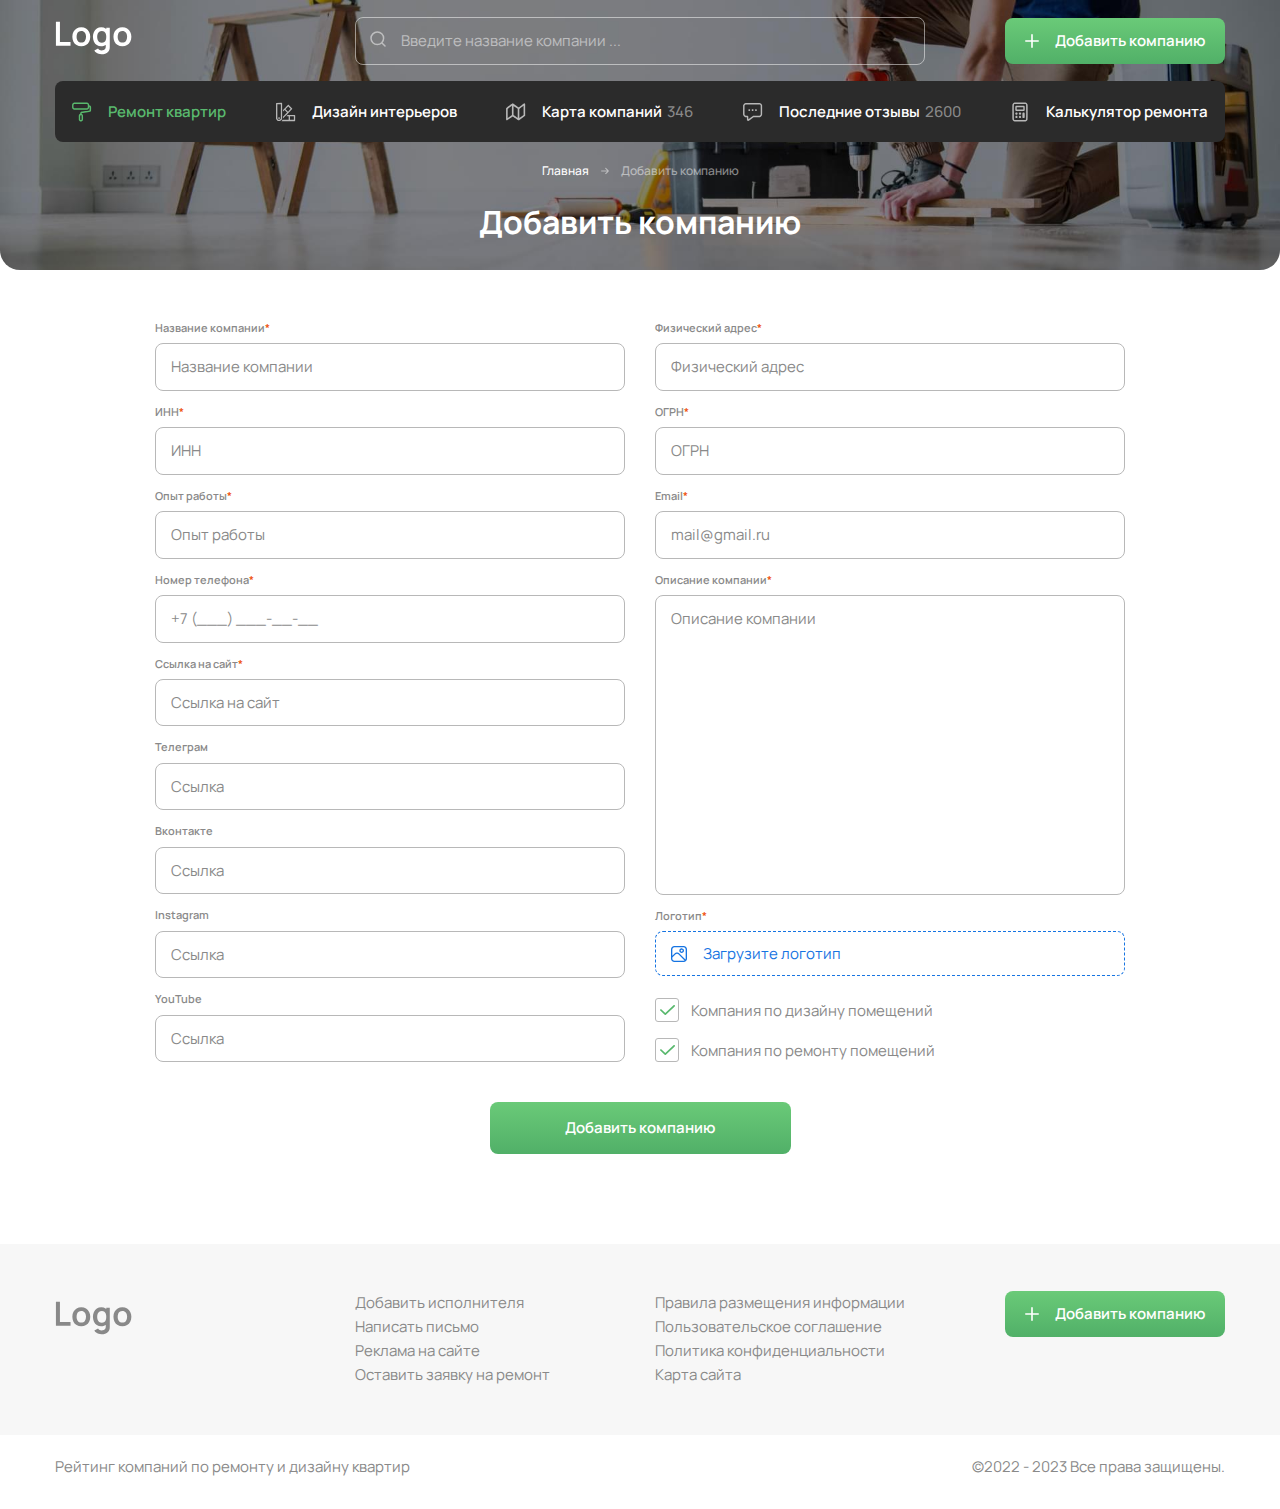
<file: docs/add-company.html>
<!DOCTYPE html>
<html lang="ru">
    <head>
	<title>Добавить компанию</title>
	<meta charset="UTF-8">
	<meta name="format-detection" content="telephone=no">
	<link rel="stylesheet" href="libs/ion.rangeSlider.min.css?_v=20230519142612">
	<link rel="stylesheet" href="libs/fancybox.min.css?_v=20230519142612">
	<link rel="stylesheet" href="css/style.min.css?_v=20230519142612">
	<link rel="shortcut icon" href="favicon.ico">
	<meta name="viewport" content="width=device-width, initial-scale=1.0">
</head>
    <body>
        <div class="wrapper">
            <header class="header">
    <div class="container">
        <div class="header__top">
            <div class="row align-items-center gy-2">
                <div class="col-4 col-md-2 col-xl-3">
                    <a href="/" class="logo header__logo">
                        <svg class="icon-svg">
                            <use xlink:href="img/icons/sprite-icons.svg#logo"></use>
                        </svg>          
                    </a>                
                </div>
                <div class="ps-0 ps-sm-2 col-8 col-md-4 col-xl-3 text-end order-md-2">
                    <a class="header__btn main-btn" href="#">
                        <svg class="icon-svg">
                            <use xlink:href="img/icons/sprite-icons.svg#plus"></use>
                        </svg>                        
                        Добавить компанию</a>
                </div>
                <div class="col-3 d-md-none">
                    <div class="header__burger">
                        <span>Меню</span>
                    </div>
                </div>
                <div class="col-9 col-md-6">
                    <form  class="header__search search">
                        <button class="search__btn"> 
                            <svg class="search__icon icon-svg">
                                <use xlink:href="img/icons/sprite-icons.svg#search"></use>
                            </svg>
                        </button>
                        <input class="search__input" name="text" type="text" placeholder="Введите название компании ...">                    
                    </form>
                </div>
                
            </div>        
        </div>
        <nav class="header__nav top-menu">
            <button class="top-menu__close"></button>
            <ul class="top-menu__list">
                <li class="top-menu__item active"><span class="top-menu__link">
                    <svg class="top-menu__icon icon-svg">
                        <use xlink:href="img/icons/sprite-icons.svg#repair"></use>
                    </svg>
                    Ремонт квартир
                </span></li>
                <li class="top-menu__item"><a href="#" class="top-menu__link">
                    <svg class="top-menu__icon icon-svg">
                        <use xlink:href="img/icons/sprite-icons.svg#design"></use>
                    </svg>
                    Дизайн интерьеров
                </a></li>
                <li class="top-menu__item"><a href="#" class="top-menu__link">
                    <svg class="top-menu__icon icon-svg">
                        <use xlink:href="img/icons/sprite-icons.svg#map"></use>
                    </svg>
                    Карта компаний <span> 346</span> 
                </a></li>
                <li class="top-menu__item"><a href="#" class="top-menu__link">
                    <svg class="top-menu__icon icon-svg">
                        <use xlink:href="img/icons/sprite-icons.svg#review"></use>
                    </svg>
                    Последние отзывы <span> 2600</span> 
                </a></li>
                <li class="top-menu__item"><a href="#" class="top-menu__link">
                    <svg class="top-menu__icon icon-svg">
                        <use xlink:href="img/icons/sprite-icons.svg#calculator"></use>
                    </svg>
                    Калькулятор ремонта
                </a></li>
            </ul>
        </nav>
    </div>
</header>
            <main class="page">
                <div class="page__top page-top">
                    <div class="container">
                        <nav class="page-top__breadcrumbs breadcrumbs" aria-label="breadcrumb">
                            <ol class="breadcrumbs__list">
                                <li class="breadcrumbs__item">
                                    <a href="/">Главная</a>
                                </li>
                                <li class="breadcrumbs__item">
                                    <span>Добавить компанию</span>
                                </li>                                    
                            </ol>                                
                        </nav>
                        <div class="page-top__title">
                            <h1>Добавить компанию</h1>
                        </div>
                    </div>                    
               </div>
               <div class="container">
                <section class="page__content add-company">                    
                    <form class="add-company__form add-company-form">                                
                        <div class="row gy-3 justify-content-center">
                            <div class="col-md-5">
                                <label class="add-company-form__field custom-field">
                                    <span class="custom-field__lable">Название компании<span>*</span></span>
                                    <input class="custom-field__input-text" type="text" name="Название компании" placeholder="Название компании">                                                    
                                </label>
                                <label class="add-company-form__field custom-field">
                                    <span class="custom-field__lable">ИНН<span>*</span></span>
                                    <input class="custom-field__input-text" type="text" name="ИНН" placeholder="ИНН">                                                    
                                </label>
                                <label class="add-company-form__field custom-field">
                                    <span class="custom-field__lable">Опыт работы<span>*</span></span>
                                    <input class="custom-field__input-text" type="text" name="Опыт работы" placeholder="Опыт работы">                                                    
                                </label>
                                <label class="add-company-form__field custom-field">
                                    <span class="custom-field__lable">Номер телефона<span>*</span></span>
                                    <input class="custom-field__input-text" type="tel" name="Номер телефона" placeholder="+7 (___) ___-__-__">                                                    
                                </label>
                                <label class="add-company-form__field custom-field">
                                    <span class="custom-field__lable">Ссылка на сайт<span>*</span></span>
                                    <input class="custom-field__input-text" type="url" name="Ссылка на сайт" placeholder="Ссылка на сайт">                                                    
                                </label>
                                <label class="add-company-form__field custom-field">
                                    <span class="custom-field__lable">Телеграм</span>
                                    <input class="custom-field__input-text" type="url" name="Ссылка Телеграм" placeholder="Ссылка">                                                    
                                </label>
                                <label class="add-company-form__field custom-field">
                                    <span class="custom-field__lable">Вконтакте</span>
                                    <input class="custom-field__input-text" type="url" name="Ссылка Вконтакте" placeholder="Ссылка">                                                    
                                </label>
                                <label class="add-company-form__field custom-field">
                                    <span class="custom-field__lable">Instagram</span>
                                    <input class="custom-field__input-text" type="url" name="Ссылка Instagram" placeholder="Ссылка">                                                    
                                </label>
                                <label class="add-company-form__field custom-field">
                                    <span class="custom-field__lable">YouTube</span>
                                    <input class="custom-field__input-text" type="url" name="Ссылка YouTube" placeholder="Ссылка">                                                    
                                </label>                                
                            </div>
                            <div class="col-md-5">
                                <label class="add-company-form__field custom-field">
                                    <span class="custom-field__lable">Физический адрес<span>*</span></span>
                                    <input class="custom-field__input-text" type="text" name="Физический адрес" placeholder="Физический адрес">                                                    
                                </label>
                                <label class="add-company-form__field custom-field">
                                    <span class="custom-field__lable">ОГРН<span>*</span></span>
                                    <input class="custom-field__input-text" type="text" name="ОГРН" placeholder="ОГРН">                                                    
                                </label>
                                <label class="add-company-form__field custom-field">
                                    <span class="custom-field__lable">Email<span>*</span></span>
                                    <input class="custom-field__input-text" type="email" name="Email" placeholder="mail@gmail.ru">                                                    
                                </label>
                                <label class="add-company-form__field custom-field">
                                    <span class="custom-field__lable">Описание компании<span>*</span></span>
                                    <textarea class="custom-field__input-text textarea-big" name="Описание компании" placeholder="Описание компании"></textarea>                                             
                                </label>
                                <label class="add-company-form__field custom-field custom-field--img">
                                    <span class="custom-field__lable">Логотип<span>*</span></span>
                                    <span class="custom-field__img-text">Загрузите логотип</span>
                                    <input class="custom-field__input-img" type="file" name="Логотип">                                                    
                                </label>
                                <label class="add-company-form__check custom-checkbox mb-3">
                                    <input class="custom-checkbox__input" type="checkbox" checked>
                                    <span class="custom-checkbox__text">Компания по дизайну помещений</span>
                                </label>
                                <label class="add-company-form__check custom-checkbox">
                                    <input class="custom-checkbox__input" type="checkbox" checked>
                                    <span class="custom-checkbox__text">Компания по ремонту помещений</span>
                                </label>                                
                                
                            </div>
                        </div>
                        <div class="text-center">
                            <input type="submit" class="add-company-form__btn main-btn main-btn--big" value="Добавить компанию">
                        </div>                        
                    </form>
                </section>
            </div>
                    
            </main>
            <footer class="footer">
    <div class="button-up">Вверх</div>
    <div class="footer__body">
        <div class="container">
            <div class="row gy-2 gy-sm-4">
                <div class="col-4 col-lg-2 col-xl-3">
                    <a href="/" class="footer__logo logo header__logo">
                        <svg class="icon-svg">
                            <use xlink:href="img/icons/sprite-icons.svg#logo"></use>
                        </svg>          
                    </a>                
                </div>
                
                <div class="ps-0 ps-sm-2 col-8 col-lg-3 order-lg-2 text-end">
                    <a class="footer__btn main-btn" href="#">
                        <svg class="icon-svg">
                            <use xlink:href="img/icons/sprite-icons.svg#plus"></use>
                        </svg>                        
                        Добавить компанию</a>
                </div>
                <div class="col-sm-6 col-lg-3">
                    <ul class="footer__list">
                        <li class="footer__item"><a class="footer__link" href="#">Добавить исполнителя</a></li>
                        <li class="footer__item"><a class="footer__link" href="#">Написать письмо</a></li>
                        <li class="footer__item"><a class="footer__link" href="#">Реклама на сайте</a></li>
                        <li class="footer__item"><a class="footer__link" href="#">Оставить заявку на ремонт</a></li>
                    </ul>
                </div>
                <div class="col-sm-6 col-lg-4 col-xl-3 text-sm-end text-lg-start">
                    <ul class="footer__list">
                        <li class="footer__item"><a class="footer__link" href="#">Правила размещения информации</a></li>
                        <li class="footer__item"><a class="footer__link" href="#">Пользовательское соглашение</a></li>
                        <li class="footer__item"><a class="footer__link" href="#">Политика конфиденциальности</a></li>
                        <li class="footer__item"><a class="footer__link" href="#">Карта сайта</a></li>
                    </ul>
                </div>
            </div>
        </div>
    </div>
    <div class="footer__bottom">
        <div class="container">
            <div class="row justify-content-between gy-2">
                <div class="col-auto">
                    <a class="footer__link" href="#">Рейтинг компаний по ремонту и дизайну квартир</a>
                </div>
                <div class="col-auto">
                    <span class="footer__link">©2022 - 2023 Все права защищены.</span>
                </div>
            </div>
        </div>        
    </div>
</footer>
<!-- Modals-->
<div class="modal modal--call" id="modal-1" style="display:none;">
	<div class="modal__title section-title">
        <div class="h2">Оставить заявку</div>		
	</div>
	<form class="modal__form-call form-call" >
        <label class="form-call__field custom-field">
            <span class="custom-field__lable">Ваше имя<span>*</span></span>
            <input class="custom-field__input-text" type="text" name="Имя" placeholder="Иван Иванов" required>                                                    
        </label>
        <label class="form-call__field custom-field">
            <span class="custom-field__lable">Телефон<span>*</span></span>
            <input class="custom-field__input-text" type="tel" name="Телефон" placeholder="+7 (___) ___-__-__" required>                                                     
        </label>
        <label class="form-call__field custom-field">
            <span class="custom-field__lable">Комментарий</span>
            <textarea class="custom-field__input-text" name="Комментарий" placeholder="Напишите свой отзыв"></textarea>                                             
        </label>
        <label class="form-call__check policy-checkbox">
            <input class="policy-checkbox__input" type="checkbox" checked="">
            <span class="policy-checkbox__text">Даю согласие на обработку моих <a class="link" href="#">персональных данных</a></span>
        </label>
        <input type="submit" class="form-call__btn main-btn main-btn--big" value="Отправить">
	</form>
</div>
<!-- END Modals-->
<script src="libs/jquery.min.js?_v=20230519142612"></script>
<script src="libs/ion.rangeSlider.min.js?_v=20230519142612"></script>
<script src="libs/fancybox.min.js?_v=20230519142612"></script>
<script src="js/app.js?_v=20230519142612"></script> 
        </div>  
    </body>
</html>
</file>
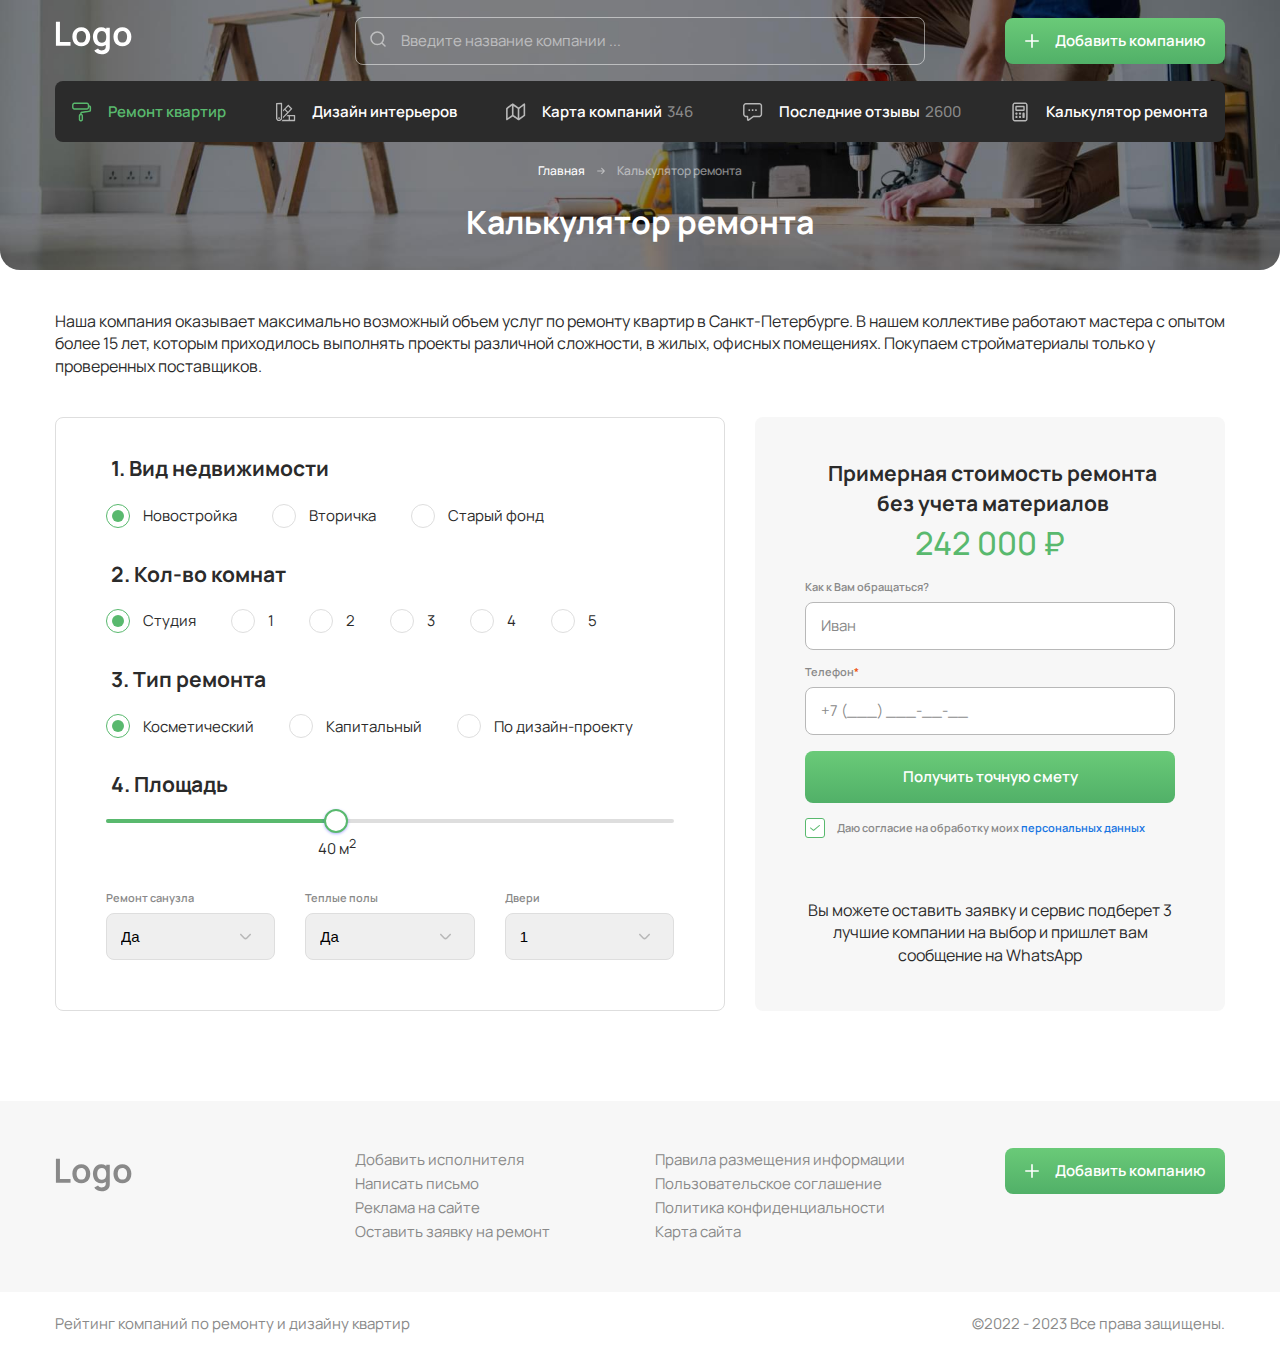
<file: docs/calculator.html>
<!DOCTYPE html>
<html lang="ru">
    <head>
	<title>Калькулятор ремонта</title>
	<meta charset="UTF-8">
	<meta name="format-detection" content="telephone=no">
	<link rel="stylesheet" href="libs/ion.rangeSlider.min.css?_v=20230519142612">
	<link rel="stylesheet" href="libs/fancybox.min.css?_v=20230519142612">
	<link rel="stylesheet" href="css/style.min.css?_v=20230519142612">
	<link rel="shortcut icon" href="favicon.ico">
	<meta name="viewport" content="width=device-width, initial-scale=1.0">
</head>
    <body>
        <div class="wrapper">
            <header class="header">
    <div class="container">
        <div class="header__top">
            <div class="row align-items-center gy-2">
                <div class="col-4 col-md-2 col-xl-3">
                    <a href="/" class="logo header__logo">
                        <svg class="icon-svg">
                            <use xlink:href="img/icons/sprite-icons.svg#logo"></use>
                        </svg>          
                    </a>                
                </div>
                <div class="ps-0 ps-sm-2 col-8 col-md-4 col-xl-3 text-end order-md-2">
                    <a class="header__btn main-btn" href="#">
                        <svg class="icon-svg">
                            <use xlink:href="img/icons/sprite-icons.svg#plus"></use>
                        </svg>                        
                        Добавить компанию</a>
                </div>
                <div class="col-3 d-md-none">
                    <div class="header__burger">
                        <span>Меню</span>
                    </div>
                </div>
                <div class="col-9 col-md-6">
                    <form  class="header__search search">
                        <button class="search__btn"> 
                            <svg class="search__icon icon-svg">
                                <use xlink:href="img/icons/sprite-icons.svg#search"></use>
                            </svg>
                        </button>
                        <input class="search__input" name="text" type="text" placeholder="Введите название компании ...">                    
                    </form>
                </div>
                
            </div>        
        </div>
        <nav class="header__nav top-menu">
            <button class="top-menu__close"></button>
            <ul class="top-menu__list">
                <li class="top-menu__item active"><span class="top-menu__link">
                    <svg class="top-menu__icon icon-svg">
                        <use xlink:href="img/icons/sprite-icons.svg#repair"></use>
                    </svg>
                    Ремонт квартир
                </span></li>
                <li class="top-menu__item"><a href="#" class="top-menu__link">
                    <svg class="top-menu__icon icon-svg">
                        <use xlink:href="img/icons/sprite-icons.svg#design"></use>
                    </svg>
                    Дизайн интерьеров
                </a></li>
                <li class="top-menu__item"><a href="#" class="top-menu__link">
                    <svg class="top-menu__icon icon-svg">
                        <use xlink:href="img/icons/sprite-icons.svg#map"></use>
                    </svg>
                    Карта компаний <span> 346</span> 
                </a></li>
                <li class="top-menu__item"><a href="#" class="top-menu__link">
                    <svg class="top-menu__icon icon-svg">
                        <use xlink:href="img/icons/sprite-icons.svg#review"></use>
                    </svg>
                    Последние отзывы <span> 2600</span> 
                </a></li>
                <li class="top-menu__item"><a href="#" class="top-menu__link">
                    <svg class="top-menu__icon icon-svg">
                        <use xlink:href="img/icons/sprite-icons.svg#calculator"></use>
                    </svg>
                    Калькулятор ремонта
                </a></li>
            </ul>
        </nav>
    </div>
</header>
            <main class="page">
                <div class="page__top page-top">
                    <div class="container">
                        <nav class="page-top__breadcrumbs breadcrumbs" aria-label="breadcrumb">
                            <ol class="breadcrumbs__list">
                                <li class="breadcrumbs__item">
                                    <a href="/">Главная</a>
                                </li>
                                <li class="breadcrumbs__item">
                                    <span>Калькулятор ремонта</span>
                                </li>                                    
                            </ol>                                
                        </nav>
                        <div class="page-top__title">
                            <h1>Калькулятор ремонта</h1>
                        </div>
                    </div>                    
               </div>
               <div class="container">
                <section class="page__content">  
                    <div class="page__desc">
                        Наша компания оказывает максимально возможный объем услуг по ремонту квартир в Санкт-Петербурге. В нашем коллективе работают мастера с опытом более 15 лет, которым приходилось выполнять проекты различной сложности, в жилых, офисных помещениях. Покупаем стройматериалы только у проверенных поставщиков.
                    </div>                 
                    <form class="calculator">                                
                        <div class="row gy-4">
                            <div class="col-lg-7">
                                <div class="calculator__left">
                                    <fieldset class="calculator__item">
                                        <legend class="calculator__subtitle subtitle">1. Вид недвижимости</legend>
                                        <div class="calculator__row">
                                            <label class="calculator__radio radio-calc">
                                                <input class="radio-calc__input" value="Новостройка" name="Вид недвижимости" type="radio" checked>
                                                <span class="radio-calc__text">Новостройка</span>
                                            </label>
                                            <label class="calculator__radio radio-calc">
                                                <input class="radio-calc__input" value="Вторичка" name="Вид недвижимости" type="radio">
                                                <span class="radio-calc__text">Вторичка</span>
                                            </label>
                                            <label class="calculator__radio radio-calc">
                                                <input class="radio-calc__input" value="Старый фонд" name="Вид недвижимости" type="radio">
                                                <span class="radio-calc__text">Старый фонд</span>
                                            </label>
                                        </div>
                                    </fieldset>
                                    <fieldset class="calculator__item">
                                        <legend class="calculator__subtitle subtitle">2. Кол-во комнат</legend>
                                        <div class="calculator__row">
                                            <label class="calculator__radio radio-calc">
                                                <input class="radio-calc__input" value="Студия" name="Кол-во комнат" type="radio" checked>
                                                <span class="radio-calc__text">Студия</span>
                                            </label>
                                            <label class="calculator__radio radio-calc">
                                                <input class="radio-calc__input" value="1" name="Кол-во комнат" type="radio">
                                                <span class="radio-calc__text">1</span>
                                            </label>
                                            <label class="calculator__radio radio-calc">
                                                <input class="radio-calc__input" value="2" name="Кол-во комнат" type="radio">
                                                <span class="radio-calc__text">2</span>
                                            </label>
                                            <label class="calculator__radio radio-calc">
                                                <input class="radio-calc__input" value="3" name="Кол-во комнат" type="radio">
                                                <span class="radio-calc__text">3</span>
                                            </label>
                                            <label class="calculator__radio radio-calc">
                                                <input class="radio-calc__input" value="4" name="Кол-во комнат" type="radio">
                                                <span class="radio-calc__text">4</span>
                                            </label>
                                            <label class="calculator__radio radio-calc">
                                                <input class="radio-calc__input" value="5" name="Кол-во комнат" type="radio">
                                                <span class="radio-calc__text">5</span>
                                            </label>
                                        </div>
                                    </fieldset>
                                    <fieldset class="calculator__item">
                                        <legend class="calculator__subtitle subtitle">3. Тип ремонта</legend>
                                        <div class="calculator__row">
                                            <label class="calculator__radio radio-calc">
                                                <input class="radio-calc__input" value="Косметический" name="Тип ремонта" type="radio" checked>
                                                <span class="radio-calc__text">Косметический</span>
                                            </label>
                                            <label class="calculator__radio radio-calc">
                                                <input class="radio-calc__input" value="Капитальный" name="Тип ремонта" type="radio">
                                                <span class="radio-calc__text">Капитальный</span>
                                            </label>
                                            <label class="calculator__radio radio-calc">
                                                <input class="radio-calc__input" value="По дизайн-проекту" name="Тип ремонта" type="radio">
                                                <span class="radio-calc__text">По дизайн-проекту</span>
                                            </label>
                                        </div>
                                    </fieldset>
                                    <fieldset class="calculator__range">
                                        <legend class="calculator__subtitle subtitle">4. Площадь</legend>
                                        <div class="range">
                                            <input class="range__slider range-slider-js" type="text" name="Площадь"> 
                                        </div>
                                    </fieldset>  
                                    <div class="row gy-3">
                                        <div class="col-sm-4">
                                            <fieldset class="custom-field"> 
                                                <legend class="custom-field__lable">Ремонт санузла</legend>
                                                <select class="custom-select" name="Ремонт санузла">
                                                    <option value="Да">Да</option>
                                                    <option value="Нет">Нет</option>                                      
                                                </select>  
                                            </fieldset> 
                                        </div>
                                        <div class="col-sm-4">
                                            <fieldset class="custom-field"> 
                                                <legend class="custom-field__lable">Теплые полы</legend>
                                                <select class="custom-select" name="Теплые полы">
                                                    <option value="Да">Да</option>
                                                    <option value="Нет">Нет</option>                                      
                                                </select>  
                                            </fieldset> 
                                        </div>
                                        <div class="col-sm-4">
                                            <fieldset class="custom-field"> 
                                                <legend class="custom-field__lable">Двери</legend>
                                                <select class="custom-select" name="Двери">
                                                    <option value="1">1</option>
                                                    <option value="2">2</option>                                      
                                                    <option value="3">3</option>                                      
                                                    <option value="4">4</option>                                      
                                                    <option value="5">5</option>                                      
                                                    <option value="6">6</option>                                      
                                                    <option value="7">7</option>                                      
                                                    <option value="8">8</option>                                      
                                                    <option value="9">9</option>                                      
                                                    <option value="10">10</option>                                      
                                                </select>  
                                            </fieldset> 
                                        </div>
                                    </div>                                     
                                </div>                                                                
                            </div>
                            <div class="col-lg-5">
                                <div class="calculator__right">
                                    <div class="calculator__subtitle subtitle">Примерная стоимость ремонта без учета материалов</div>
                                    <div class="calculator__total">242 000 ₽</div>
                                    <label class="calculator__field custom-field">
                                        <span class="custom-field__lable">Как к Вам обращаться?</span>
                                        <input class="custom-field__input-text" type="text" name="Имя" placeholder="Иван">                                                    
                                    </label>
                                    <label class="calculator__field custom-field">
                                        <span class="custom-field__lable">Телефон<span>*</span></span>
                                        <input class="custom-field__input-text" type="tel" name="Телефон" placeholder="+7 (___) ___-__-__">                                                    
                                    </label>
                                    <input class="calculator__btn main-btn main-btn--big" type="submit" value="Получить точную смету">
                                    <label class="calculator__check policy-checkbox">
                                        <input class="policy-checkbox__input" type="checkbox" checked>
                                        <span class="policy-checkbox__text">Даю согласие на обработку моих <a class="link" href="#">персональных данных</a></span>
                                    </label>
                                    <div class="calculator__desc">
                                        Вы можете оставить заявку и сервис подберет 3 лучшие компании на выбор и пришлет вам сообщение на WhatsApp
                                    </div>
                                </div>       
                            </div>
                        </div>                     
                    </form>
                </section>
            </div>
                    
            </main>
            <footer class="footer">
    <div class="button-up">Вверх</div>
    <div class="footer__body">
        <div class="container">
            <div class="row gy-2 gy-sm-4">
                <div class="col-4 col-lg-2 col-xl-3">
                    <a href="/" class="footer__logo logo header__logo">
                        <svg class="icon-svg">
                            <use xlink:href="img/icons/sprite-icons.svg#logo"></use>
                        </svg>          
                    </a>                
                </div>
                
                <div class="ps-0 ps-sm-2 col-8 col-lg-3 order-lg-2 text-end">
                    <a class="footer__btn main-btn" href="#">
                        <svg class="icon-svg">
                            <use xlink:href="img/icons/sprite-icons.svg#plus"></use>
                        </svg>                        
                        Добавить компанию</a>
                </div>
                <div class="col-sm-6 col-lg-3">
                    <ul class="footer__list">
                        <li class="footer__item"><a class="footer__link" href="#">Добавить исполнителя</a></li>
                        <li class="footer__item"><a class="footer__link" href="#">Написать письмо</a></li>
                        <li class="footer__item"><a class="footer__link" href="#">Реклама на сайте</a></li>
                        <li class="footer__item"><a class="footer__link" href="#">Оставить заявку на ремонт</a></li>
                    </ul>
                </div>
                <div class="col-sm-6 col-lg-4 col-xl-3 text-sm-end text-lg-start">
                    <ul class="footer__list">
                        <li class="footer__item"><a class="footer__link" href="#">Правила размещения информации</a></li>
                        <li class="footer__item"><a class="footer__link" href="#">Пользовательское соглашение</a></li>
                        <li class="footer__item"><a class="footer__link" href="#">Политика конфиденциальности</a></li>
                        <li class="footer__item"><a class="footer__link" href="#">Карта сайта</a></li>
                    </ul>
                </div>
            </div>
        </div>
    </div>
    <div class="footer__bottom">
        <div class="container">
            <div class="row justify-content-between gy-2">
                <div class="col-auto">
                    <a class="footer__link" href="#">Рейтинг компаний по ремонту и дизайну квартир</a>
                </div>
                <div class="col-auto">
                    <span class="footer__link">©2022 - 2023 Все права защищены.</span>
                </div>
            </div>
        </div>        
    </div>
</footer>
<!-- Modals-->
<div class="modal modal--call" id="modal-1" style="display:none;">
	<div class="modal__title section-title">
        <div class="h2">Оставить заявку</div>		
	</div>
	<form class="modal__form-call form-call" >
        <label class="form-call__field custom-field">
            <span class="custom-field__lable">Ваше имя<span>*</span></span>
            <input class="custom-field__input-text" type="text" name="Имя" placeholder="Иван Иванов" required>                                                    
        </label>
        <label class="form-call__field custom-field">
            <span class="custom-field__lable">Телефон<span>*</span></span>
            <input class="custom-field__input-text" type="tel" name="Телефон" placeholder="+7 (___) ___-__-__" required>                                                     
        </label>
        <label class="form-call__field custom-field">
            <span class="custom-field__lable">Комментарий</span>
            <textarea class="custom-field__input-text" name="Комментарий" placeholder="Напишите свой отзыв"></textarea>                                             
        </label>
        <label class="form-call__check policy-checkbox">
            <input class="policy-checkbox__input" type="checkbox" checked="">
            <span class="policy-checkbox__text">Даю согласие на обработку моих <a class="link" href="#">персональных данных</a></span>
        </label>
        <input type="submit" class="form-call__btn main-btn main-btn--big" value="Отправить">
	</form>
</div>
<!-- END Modals-->
<script src="libs/jquery.min.js?_v=20230519142612"></script>
<script src="libs/ion.rangeSlider.min.js?_v=20230519142612"></script>
<script src="libs/fancybox.min.js?_v=20230519142612"></script>
<script src="js/app.js?_v=20230519142612"></script> 
        </div>  
    </body>
</html>
</file>
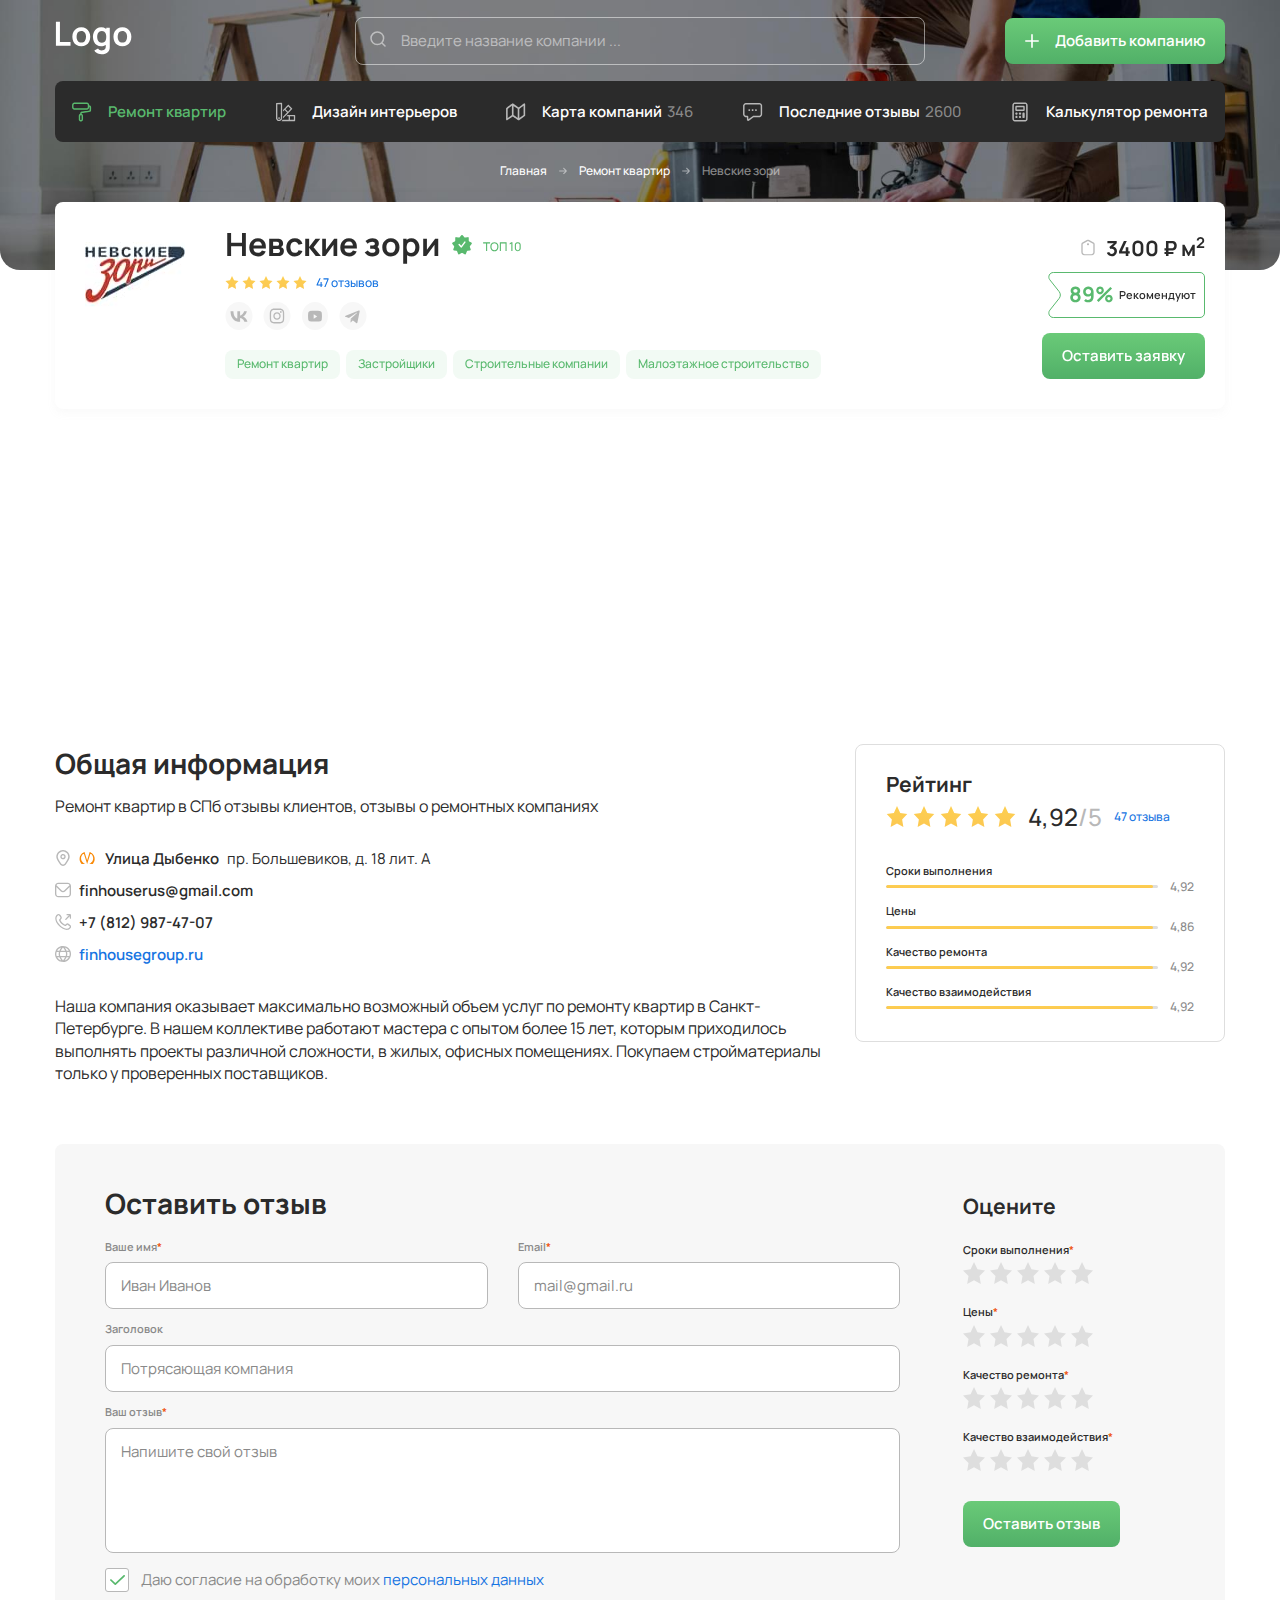
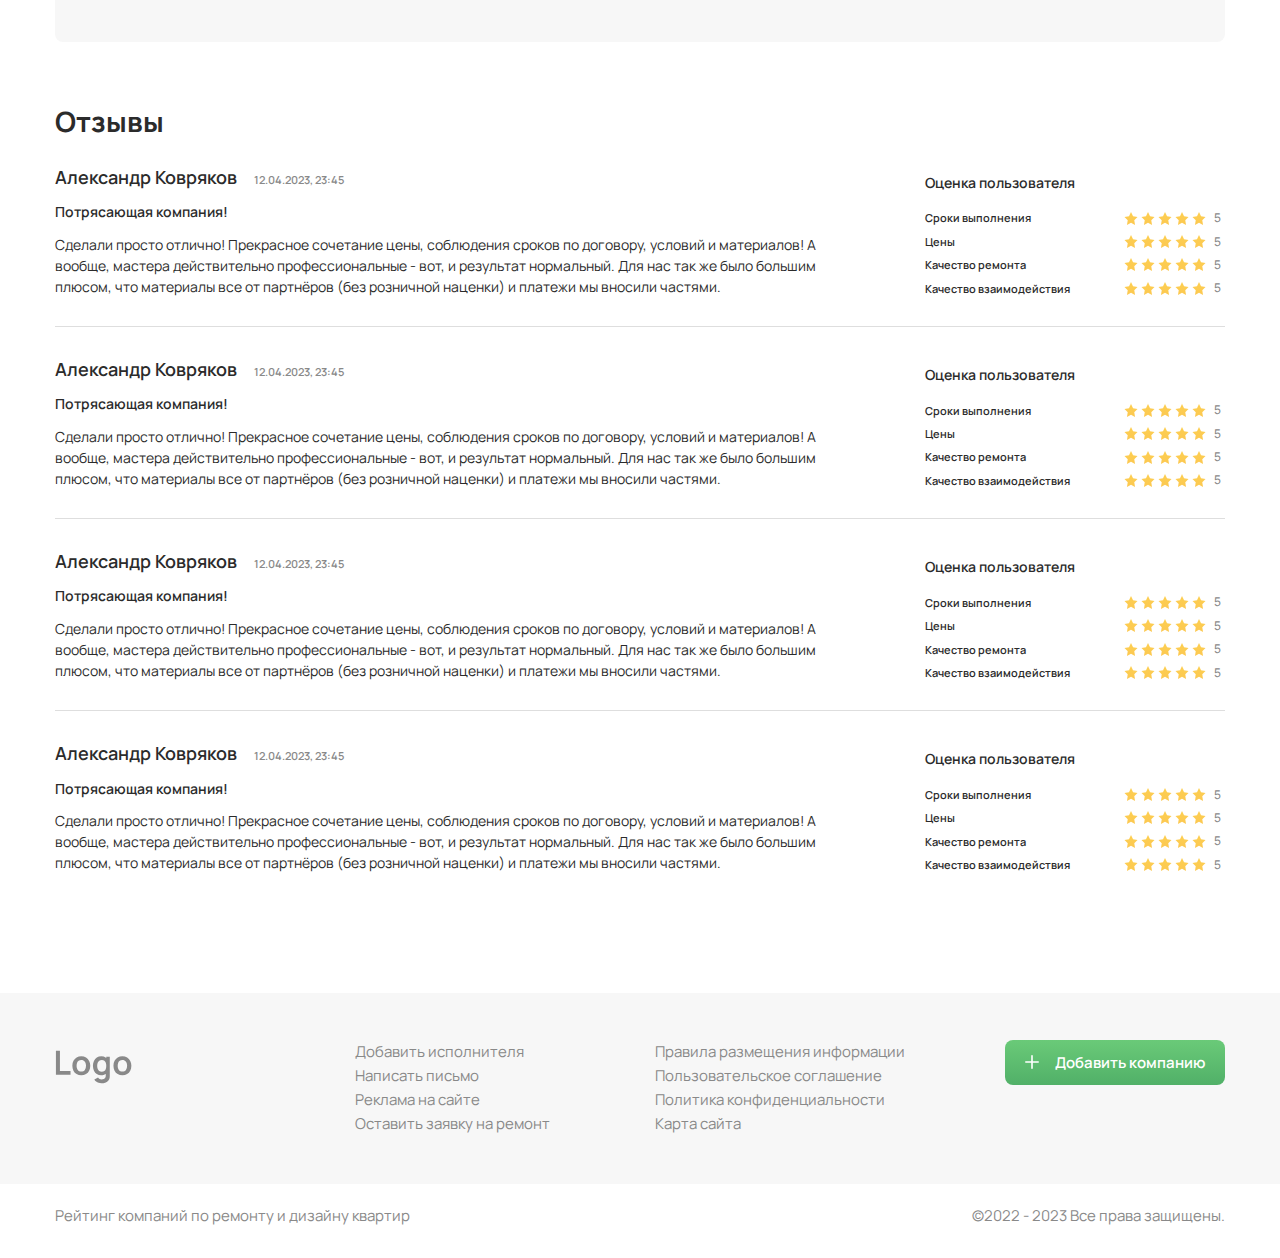
<file: docs/company copy.html>
<!DOCTYPE html>
<html lang="ru">
    <head>
	<title>Карточка компании</title>
	<meta charset="UTF-8">
	<meta name="format-detection" content="telephone=no">
	<link rel="stylesheet" href="css/style.min.css">
	<link rel="shortcut icon" href="favicon.ico">
	<meta name="viewport" content="width=device-width, initial-scale=1.0">
</head>
    <body>
        <div class="wrapper">
            <header class="header">
    <div class="container">
        <div class="header__top">
            <div class="row align-items-center gy-2">
                <div class="col-4 col-md-2 col-xl-3">
                    <a href="/" class="logo header__logo">
                        <svg class="icon-svg">
                            <use xlink:href="img/icons/sprite-icons.svg#logo"></use>
                        </svg>          
                    </a>                
                </div>
                <div class="ps-0 ps-sm-2 col-8 col-md-4 col-xl-3 text-end order-md-2">
                    <a class="header__btn main-btn" href="#">
                        <svg class="icon-svg">
                            <use xlink:href="img/icons/sprite-icons.svg#plus"></use>
                        </svg>                        
                        Добавить компанию</a>
                </div>
                <div class="col-3 d-md-none">
                    <div class="header__burger">
                        <span>Меню</span>
                    </div>
                </div>
                <div class="col-9 col-md-6">
                    <form  class="header__search search">
                        <button class="search__btn"> 
                            <svg class="search__icon icon-svg">
                                <use xlink:href="img/icons/sprite-icons.svg#search"></use>
                            </svg>
                        </button>
                        <input class="search__input" name="text" type="text" placeholder="Введите название компании ...">                    
                    </form>
                </div>
                
            </div>        
        </div>
        <nav class="header__nav top-menu">
            <button class="top-menu__close"></button>
            <ul class="top-menu__list">
                <li class="top-menu__item active"><span class="top-menu__link">
                    <svg class="top-menu__icon icon-svg">
                        <use xlink:href="img/icons/sprite-icons.svg#repair"></use>
                    </svg>
                    Ремонт квартир
                </span></li>
                <li class="top-menu__item"><a href="#" class="top-menu__link">
                    <svg class="top-menu__icon icon-svg">
                        <use xlink:href="img/icons/sprite-icons.svg#design"></use>
                    </svg>
                    Дизайн интерьеров
                </a></li>
                <li class="top-menu__item"><a href="#" class="top-menu__link">
                    <svg class="top-menu__icon icon-svg">
                        <use xlink:href="img/icons/sprite-icons.svg#map"></use>
                    </svg>
                    Карта компаний <span> 346</span> 
                </a></li>
                <li class="top-menu__item"><a href="#" class="top-menu__link">
                    <svg class="top-menu__icon icon-svg">
                        <use xlink:href="img/icons/sprite-icons.svg#review"></use>
                    </svg>
                    Последние отзывы <span> 2600</span> 
                </a></li>
                <li class="top-menu__item"><a href="#" class="top-menu__link">
                    <svg class="top-menu__icon icon-svg">
                        <use xlink:href="img/icons/sprite-icons.svg#calculator"></use>
                    </svg>
                    Калькулятор ремонта
                </a></li>
            </ul>
        </nav>
    </div>
</header>
            <main class="company-page">
                <div class="company-page__top page-top">
                    <div class="container">
                        <nav class="page-top__breadcrumbs breadcrumbs" aria-label="breadcrumb">
                            <ol class="breadcrumbs__list">
                                <li class="breadcrumbs__item">
                                    <a href="/">Главная</a>
                                </li>
                                <li class="breadcrumbs__item">
                                    <a href="#">Ремонт квартир</a>
                                </li>
                                <li class="breadcrumbs__item">
                                    <span>Невские зори</span>
                                </li>                                    
                            </ol>                                
                        </nav>
                        
                    </div>                    
               </div>
               <div class="company-page__container">
                    <div class="container">
                        <section class="company-page__company company">
                            <div class="company__item item">
                                <div class="item__logo">
                                    <img src="img/logos/nevskie-zori.jpg" alt="Невские зори">
                                </div>
                                <div class="item__body">
                                    <div class="item__top">
                                        <div class="item__title">
                                            <h1>Невские зори</h1>
                                        </div>
                                        <div class="item__top-10 icon-top">
                                            <svg class="icon-svg">
                                                <use xlink:href="img/icons/sprite-icons.svg#top-10"></use>
                                            </svg>
                                            ТОП 10                                                        
                                        </div>
                                    </div>
                                    <div class="item__rating">
                                        <div class="item__stars stars">
                                            <div class="stars__item active"></div>
                                            <div class="stars__item active"></div>
                                            <div class="stars__item active"></div>
                                            <div class="stars__item active"></div>
                                            <div class="stars__item active"></div>
                                        </div>
                                        <div class="item__review">47 отзывов</div>
                                    </div>
                                    <div class="item__socials socials">
                                        <a href="#" class="socials__item">
                                            <svg class="socials__icon icon-svg">
                                                <use xlink:href="img/icons/sprite-icons.svg#vkontakte"></use>
                                            </svg>
                                        </a>
                                        <a href="#" class="socials__item">
                                            <svg class="socials__icon icon-svg">
                                                <use xlink:href="img/icons/sprite-icons.svg#instagram"></use>
                                            </svg>
                                        </a>
                                        <a href="#" class="socials__item">
                                            <svg class="socials__icon icon-svg">
                                                <use xlink:href="img/icons/sprite-icons.svg#youtube"></use>
                                            </svg>
                                        </a>
                                        <a href="#" class="socials__item">
                                            <svg class="socials__icon icon-svg">
                                                <use xlink:href="img/icons/sprite-icons.svg#telegram"></use>
                                            </svg>
                                        </a>
                                    </div>  
                                    <div class="item__tags">
                                        <div class="item__tag tag">Ремонт квартир</div>
                                        <div class="item__tag tag">Застройщики</div>
                                        <div class="item__tag tag">Строительные компании</div>
                                        <div class="item__tag tag">Малоэтажное строительство</div>
                                    </div>                                           
                                </div>
                                
                                <div class="item__links">
                                    <div class="item__price subtitle">3400 ₽ м<sup>2</sup></div>
                                    <div class="item__mark item__mark--top"><span>89%</span> Рекомендуют</div>
                                    <div class="item__buttons">                                        
                                        <a class="main-btn modal-js" href="#modal-1">Оставить заявку</a>
                                    </div>
                                </div>
                            </div>
                            <div class="company__map">   
                                <iframe src="https://yandex.ru/map-widget/v1/?um=constructor%3A1d67abbb1cf8bd4720842b2f2fbfd16412943989803614f2c31b5c44b71249b9&amp;source=constructor"></iframe>                  
                            </div>
                            <div class="company__info main-info">
                                <div class="row gy-3">
                                    <div class="col-md-7 col-lg-8">
                                        <div class="main-info__title">
                                            <div class="h2">Общая информация</div>                                            
                                        </div>
                                        <p>Ремонт квартир в СПб отзывы клиентов, отзывы о ремонтных компаниях</p>
                                        <div class="main-info__contacts">
                                            <div class="main-info__contact item__info location-2-icon">
                                                <svg class="metro-icon metro-icon--4 icon-svg">
                                                    <use xlink:href="img/icons/sprite-icons.svg#metro"></use>
                                                </svg>
                                                <span>Улица Дыбенко</span> пр. Большевиков, д. 18 лит. А
                                            </div>
                                            <div class="main-info__contact item__info email-icon"><a href="mailto:finhouserus@gmail.com">finhouserus@gmail.com</a></div>
                                            <div class="main-info__contact item__info phone-2-icon"><a href="tel:+78129874707">+7 (812) 987-47-07</a></div>
                                            <div class="main-info__contact item__info site-icon"><a class="link" href="finhousegroup.ru">finhousegroup.ru</a></div>
                                        </div>
                                        <p>Наша компания оказывает максимально возможный объем услуг по ремонту квартир в Санкт-Петербурге. В нашем коллективе работают мастера с опытом более 15 лет, которым приходилось выполнять проекты различной сложности, в жилых, офисных помещениях. Покупаем стройматериалы только у проверенных поставщиков.</p>
                                    </div>
                                    <div class="col-md-5 col-lg-4">
                                        <div class="company__rating rating-block">
                                            <div class="rating-block__title subtitle">Рейтинг</div>
                                            <div class="rating-block__stars-row">
                                                <div class="rating-block__stars stars">
                                                    <div class="stars__item stars__item--big active"></div>
                                                    <div class="stars__item stars__item--big active"></div>
                                                    <div class="stars__item stars__item--big active"></div>
                                                    <div class="stars__item stars__item--big active"></div>
                                                    <div class="stars__item stars__item--big active"></div>
                                                </div>
                                                <div class="rating-block__grade"><span>4,92</span>/5</div>
                                                <div class="item__review">47 отзыва</div>
                                            </div>
                                            <div class="rating-block__item">
                                                <div class="rating-block__subtitle xs-subtitle">Сроки выполнения</div>
                                                <div class="rating-block__scale scale">
                                                    <div class="scale__line">
                                                        <div class="scale__bar" data-grade="4.92"></div>
                                                    </div>
                                                    <div class="scale__grade">4,92</div>
                                                </div>
                                            </div>
                                            <div class="rating-block__item">
                                                <div class="rating-block__subtitle xs-subtitle">Цены</div>
                                                <div class="rating-block__scale scale">
                                                    <div class="scale__line">
                                                        <div class="scale__bar" data-grade="4.86"></div>
                                                    </div>
                                                    <div class="scale__grade">4,86</div>
                                                </div>
                                            </div>
                                            <div class="rating-block__item">
                                                <div class="rating-block__subtitle xs-subtitle">Качество ремонта</div>
                                                <div class="rating-block__scale scale">
                                                    <div class="scale__line">
                                                        <div class="scale__bar" data-grade="4.92"></div>
                                                    </div>
                                                    <div class="scale__grade">4,92</div>
                                                </div>
                                            </div>
                                            <div class="rating-block__item">
                                                <div class="rating-block__subtitle xs-subtitle">Качество взаимодействия</div>
                                                <div class="rating-block__scale scale">
                                                    <div class="scale__line">
                                                        <div class="scale__bar" data-grade="4.92"></div>
                                                    </div>
                                                    <div class="scale__grade">4,92</div>
                                                </div>
                                            </div>
                                        </div>
                                    </div>
                                </div>
                            </div>
                            <form class="company__review-form review-form">                                
                                <div class="row">
                                    <div class="col-md-9">
                                        <div class="review-form__title h2">Оставить отзыв</div>
                                        <div class="row">
                                            <div class="col-sm-6">
                                                <label class="review-form__field custom-field">
                                                    <span class="custom-field__lable">Ваше имя<span>*</span></span>
                                                    <input class="custom-field__input-text" type="text" name="Имя" placeholder="Иван Иванов">                                                    
                                                </label>
                                            </div>
                                            <div class="col-sm-6">
                                                <label class="review-form__field custom-field">
                                                    <span class="custom-field__lable">Email<span>*</span></span>
                                                    <input class="custom-field__input-text" type="email" name="Email" placeholder="mail@gmail.ru">                                                    
                                                </label>
                                            </div>
                                        </div>
                                        <label class="review-form__field custom-field">
                                            <span class="custom-field__lable">Заголовок</span>
                                            <input class="custom-field__input-text" type="text" name="Заголовок" placeholder="Потрясающая компания">                                                    
                                        </label>
                                        <label class="review-form__field custom-field">
                                            <span class="custom-field__lable">Ваш отзыв<span>*</span></span>
                                            <textarea class="custom-field__input-text" type="textarea" name="Отзыв" placeholder="Напишите свой отзыв"></textarea>                                             
                                        </label>
                                        <label class="review-form__check custom-checkbox">
                                            <input class="custom-checkbox__input" type="checkbox" checked>
                                            <span class="custom-checkbox__text">Даю согласие на обработку моих <a class="link" href="#">персональных данных</a></span>
                                        </label>
                                    </div>
                                    <div class="col-md-3 ps-xl-5 pt-2">
                                        <div class="review-form__subtitle subtitle">Оцените</div>
                                        <div class="review-form__xs-subtitle xs-subtitle">Сроки выполнения<span>*</span></div>
                                        <div class="review-form__rating stars-rating">
                                            <input class="stars-rating__input" type="radio" name="Сроки выполнения" value="5">
                                            <input class="stars-rating__input" type="radio" name="Сроки выполнения" value="4">
                                            <input class="stars-rating__input" type="radio" name="Сроки выполнения" value="3">
                                            <input class="stars-rating__input" type="radio" name="Сроки выполнения" value="2">
                                            <input class="stars-rating__input" type="radio" name="Сроки выполнения" value="1">
                                        </div>
                                        <div class="review-form__xs-subtitle xs-subtitle">Цены<span>*</span></div>
                                        <div class="review-form__rating stars-rating">
                                            <input class="stars-rating__input" type="radio" name="Цены" value="5">
                                            <input class="stars-rating__input" type="radio" name="Цены" value="4">
                                            <input class="stars-rating__input" type="radio" name="Цены" value="3">
                                            <input class="stars-rating__input" type="radio" name="Цены" value="2">
                                            <input class="stars-rating__input" type="radio" name="Цены" value="1">
                                        </div>
                                        <div class="review-form__xs-subtitle xs-subtitle">Качество ремонта<span>*</span></div>
                                        <div class="review-form__rating stars-rating">
                                            <input class="stars-rating__input" type="radio" name="Качество ремонта" value="5">
                                            <input class="stars-rating__input" type="radio" name="Качество ремонта" value="4">
                                            <input class="stars-rating__input" type="radio" name="Качество ремонта" value="3">
                                            <input class="stars-rating__input" type="radio" name="Качество ремонта" value="2">
                                            <input class="stars-rating__input" type="radio" name="Качество ремонта" value="1">
                                        </div>
                                        <div class="review-form__xs-subtitle xs-subtitle">Качество взаимодействия<span>*</span></div>
                                        <div class="review-form__rating stars-rating">
                                            <input class="stars-rating__input" type="radio" name="Качество взаимодействия" value="5">
                                            <input class="stars-rating__input" type="radio" name="Качество взаимодействия" value="4">
                                            <input class="stars-rating__input" type="radio" name="Качество взаимодействия" value="3">
                                            <input class="stars-rating__input" type="radio" name="Качество взаимодействия" value="2">
                                            <input class="stars-rating__input" type="radio" name="Качество взаимодействия" value="1">
                                        </div>
                                        <input type="submit" class="review-form__btn main-btn" value="Оставить отзыв">
                                    </div>
                                </div>
                            </form>
                        </section>
                        <section class="company__reviews">
                            <div class="h2 mb-4">Отзывы</div>
                            <div class="review-horizontal">
                                <div class="row gy-3">
                                    <div class="col-lg-8">
                                        <div class="review-horizontal__top">
                                            <div class="review-horizontal__author">Александр Ковряков</div>
                                            <div class="review-horizontal__date">12.04.2023, 23:45</div>                                
                                        </div>
                                        <div class="review-horizontal__sm-subtitle sm-subtitle">Потрясающая компания!</div>
                                        <div class="review-horizontal__text sm-text">
                                            Сделали просто отлично! Прекрасное сочетание цены, соблюдения сроков по договору, условий и материалов! А вообще, мастера действительно профессиональные - вот, и результат нормальный. Для нас так же было большим плюсом, что материалы все от партнёров (без розничной наценки) и платежи мы вносили частями.
                                        </div>
                                    </div>
                                    <div class="col-lg-4 review-horizontal__grade-col">
                                        <div class="review-horizontal__grade-subtitle sm-subtitle">Оценка пользователя</div>
                                        <div class="review-horizontal__grade-item">
                                            <div class="review-horizontal__xs-subtitle xs-subtitle">Сроки выполнения</div>
                                            <div class="review-horizontal__stars stars">
                                                <div class="stars__item active"></div>
                                                <div class="stars__item active"></div>
                                                <div class="stars__item active"></div>
                                                <div class="stars__item active"></div>
                                                <div class="stars__item active"></div>
                                            </div>
                                            <div class="review-horizontal__grade">5</div>
                                        </div>
                                        <div class="review-horizontal__grade-item">
                                            <div class="review-horizontal__xs-subtitle xs-subtitle">Цены</div>
                                            <div class="review-horizontal__stars stars">
                                                <div class="stars__item active"></div>
                                                <div class="stars__item active"></div>
                                                <div class="stars__item active"></div>
                                                <div class="stars__item active"></div>
                                                <div class="stars__item active"></div>
                                            </div>
                                            <div class="review-horizontal__grade">5</div>
                                        </div>
                                        <div class="review-horizontal__grade-item">
                                            <div class="review-horizontal__xs-subtitle xs-subtitle">Качество ремонта</div>
                                            <div class="review-horizontal__stars stars">
                                                <div class="stars__item active"></div>
                                                <div class="stars__item active"></div>
                                                <div class="stars__item active"></div>
                                                <div class="stars__item active"></div>
                                                <div class="stars__item active"></div>
                                            </div>
                                            <div class="review-horizontal__grade">5</div>
                                        </div>
                                        <div class="review-horizontal__grade-item">
                                            <div class="review-horizontal__xs-subtitle xs-subtitle">Качество взаимодействия</div>
                                            <div class="review-horizontal__stars stars">
                                                <div class="stars__item active"></div>
                                                <div class="stars__item active"></div>
                                                <div class="stars__item active"></div>
                                                <div class="stars__item active"></div>
                                                <div class="stars__item active"></div>
                                            </div>
                                            <div class="review-horizontal__grade">5</div>
                                        </div>
                                    </div>
                                </div>                                
                            </div>
                            <div class="review-horizontal">
                                <div class="row gy-3">
                                    <div class="col-lg-8">
                                        <div class="review-horizontal__top">
                                            <div class="review-horizontal__author">Александр Ковряков</div>
                                            <div class="review-horizontal__date">12.04.2023, 23:45</div>                                
                                        </div>
                                        <div class="review-horizontal__sm-subtitle sm-subtitle">Потрясающая компания!</div>
                                        <div class="review-horizontal__text sm-text">
                                            Сделали просто отлично! Прекрасное сочетание цены, соблюдения сроков по договору, условий и материалов! А вообще, мастера действительно профессиональные - вот, и результат нормальный. Для нас так же было большим плюсом, что материалы все от партнёров (без розничной наценки) и платежи мы вносили частями.
                                        </div>
                                    </div>
                                    <div class="col-lg-4 review-horizontal__grade-col">
                                        <div class="review-horizontal__grade-subtitle sm-subtitle">Оценка пользователя</div>
                                        <div class="review-horizontal__grade-item">
                                            <div class="review-horizontal__xs-subtitle xs-subtitle">Сроки выполнения</div>
                                            <div class="review-horizontal__stars stars">
                                                <div class="stars__item active"></div>
                                                <div class="stars__item active"></div>
                                                <div class="stars__item active"></div>
                                                <div class="stars__item active"></div>
                                                <div class="stars__item active"></div>
                                            </div>
                                            <div class="review-horizontal__grade">5</div>
                                        </div>
                                        <div class="review-horizontal__grade-item">
                                            <div class="review-horizontal__xs-subtitle xs-subtitle">Цены</div>
                                            <div class="review-horizontal__stars stars">
                                                <div class="stars__item active"></div>
                                                <div class="stars__item active"></div>
                                                <div class="stars__item active"></div>
                                                <div class="stars__item active"></div>
                                                <div class="stars__item active"></div>
                                            </div>
                                            <div class="review-horizontal__grade">5</div>
                                        </div>
                                        <div class="review-horizontal__grade-item">
                                            <div class="review-horizontal__xs-subtitle xs-subtitle">Качество ремонта</div>
                                            <div class="review-horizontal__stars stars">
                                                <div class="stars__item active"></div>
                                                <div class="stars__item active"></div>
                                                <div class="stars__item active"></div>
                                                <div class="stars__item active"></div>
                                                <div class="stars__item active"></div>
                                            </div>
                                            <div class="review-horizontal__grade">5</div>
                                        </div>
                                        <div class="review-horizontal__grade-item">
                                            <div class="review-horizontal__xs-subtitle xs-subtitle">Качество взаимодействия</div>
                                            <div class="review-horizontal__stars stars">
                                                <div class="stars__item active"></div>
                                                <div class="stars__item active"></div>
                                                <div class="stars__item active"></div>
                                                <div class="stars__item active"></div>
                                                <div class="stars__item active"></div>
                                            </div>
                                            <div class="review-horizontal__grade">5</div>
                                        </div>
                                    </div>
                                </div>                                
                            </div>
                            <div class="review-horizontal">
                                <div class="row gy-3">
                                    <div class="col-lg-8">
                                        <div class="review-horizontal__top">
                                            <div class="review-horizontal__author">Александр Ковряков</div>
                                            <div class="review-horizontal__date">12.04.2023, 23:45</div>                                
                                        </div>
                                        <div class="review-horizontal__sm-subtitle sm-subtitle">Потрясающая компания!</div>
                                        <div class="review-horizontal__text sm-text">
                                            Сделали просто отлично! Прекрасное сочетание цены, соблюдения сроков по договору, условий и материалов! А вообще, мастера действительно профессиональные - вот, и результат нормальный. Для нас так же было большим плюсом, что материалы все от партнёров (без розничной наценки) и платежи мы вносили частями.
                                        </div>
                                    </div>
                                    <div class="col-lg-4 review-horizontal__grade-col">
                                        <div class="review-horizontal__grade-subtitle sm-subtitle">Оценка пользователя</div>
                                        <div class="review-horizontal__grade-item">
                                            <div class="review-horizontal__xs-subtitle xs-subtitle">Сроки выполнения</div>
                                            <div class="review-horizontal__stars stars">
                                                <div class="stars__item active"></div>
                                                <div class="stars__item active"></div>
                                                <div class="stars__item active"></div>
                                                <div class="stars__item active"></div>
                                                <div class="stars__item active"></div>
                                            </div>
                                            <div class="review-horizontal__grade">5</div>
                                        </div>
                                        <div class="review-horizontal__grade-item">
                                            <div class="review-horizontal__xs-subtitle xs-subtitle">Цены</div>
                                            <div class="review-horizontal__stars stars">
                                                <div class="stars__item active"></div>
                                                <div class="stars__item active"></div>
                                                <div class="stars__item active"></div>
                                                <div class="stars__item active"></div>
                                                <div class="stars__item active"></div>
                                            </div>
                                            <div class="review-horizontal__grade">5</div>
                                        </div>
                                        <div class="review-horizontal__grade-item">
                                            <div class="review-horizontal__xs-subtitle xs-subtitle">Качество ремонта</div>
                                            <div class="review-horizontal__stars stars">
                                                <div class="stars__item active"></div>
                                                <div class="stars__item active"></div>
                                                <div class="stars__item active"></div>
                                                <div class="stars__item active"></div>
                                                <div class="stars__item active"></div>
                                            </div>
                                            <div class="review-horizontal__grade">5</div>
                                        </div>
                                        <div class="review-horizontal__grade-item">
                                            <div class="review-horizontal__xs-subtitle xs-subtitle">Качество взаимодействия</div>
                                            <div class="review-horizontal__stars stars">
                                                <div class="stars__item active"></div>
                                                <div class="stars__item active"></div>
                                                <div class="stars__item active"></div>
                                                <div class="stars__item active"></div>
                                                <div class="stars__item active"></div>
                                            </div>
                                            <div class="review-horizontal__grade">5</div>
                                        </div>
                                    </div>
                                </div>                                
                            </div>
                            <div class="review-horizontal">
                                <div class="row gy-3">
                                    <div class="col-lg-8">
                                        <div class="review-horizontal__top">
                                            <div class="review-horizontal__author">Александр Ковряков</div>
                                            <div class="review-horizontal__date">12.04.2023, 23:45</div>                                
                                        </div>
                                        <div class="review-horizontal__sm-subtitle sm-subtitle">Потрясающая компания!</div>
                                        <div class="review-horizontal__text sm-text">
                                            Сделали просто отлично! Прекрасное сочетание цены, соблюдения сроков по договору, условий и материалов! А вообще, мастера действительно профессиональные - вот, и результат нормальный. Для нас так же было большим плюсом, что материалы все от партнёров (без розничной наценки) и платежи мы вносили частями.
                                        </div>
                                    </div>
                                    <div class="col-lg-4 review-horizontal__grade-col">
                                        <div class="review-horizontal__grade-subtitle sm-subtitle">Оценка пользователя</div>
                                        <div class="review-horizontal__grade-item">
                                            <div class="review-horizontal__xs-subtitle xs-subtitle">Сроки выполнения</div>
                                            <div class="review-horizontal__stars stars">
                                                <div class="stars__item active"></div>
                                                <div class="stars__item active"></div>
                                                <div class="stars__item active"></div>
                                                <div class="stars__item active"></div>
                                                <div class="stars__item active"></div>
                                            </div>
                                            <div class="review-horizontal__grade">5</div>
                                        </div>
                                        <div class="review-horizontal__grade-item">
                                            <div class="review-horizontal__xs-subtitle xs-subtitle">Цены</div>
                                            <div class="review-horizontal__stars stars">
                                                <div class="stars__item active"></div>
                                                <div class="stars__item active"></div>
                                                <div class="stars__item active"></div>
                                                <div class="stars__item active"></div>
                                                <div class="stars__item active"></div>
                                            </div>
                                            <div class="review-horizontal__grade">5</div>
                                        </div>
                                        <div class="review-horizontal__grade-item">
                                            <div class="review-horizontal__xs-subtitle xs-subtitle">Качество ремонта</div>
                                            <div class="review-horizontal__stars stars">
                                                <div class="stars__item active"></div>
                                                <div class="stars__item active"></div>
                                                <div class="stars__item active"></div>
                                                <div class="stars__item active"></div>
                                                <div class="stars__item active"></div>
                                            </div>
                                            <div class="review-horizontal__grade">5</div>
                                        </div>
                                        <div class="review-horizontal__grade-item">
                                            <div class="review-horizontal__xs-subtitle xs-subtitle">Качество взаимодействия</div>
                                            <div class="review-horizontal__stars stars">
                                                <div class="stars__item active"></div>
                                                <div class="stars__item active"></div>
                                                <div class="stars__item active"></div>
                                                <div class="stars__item active"></div>
                                                <div class="stars__item active"></div>
                                            </div>
                                            <div class="review-horizontal__grade">5</div>
                                        </div>
                                    </div>
                                </div>                                
                            </div>
                        </section>
                </div>
               </div>
                    
            </main>
            <footer class="footer">
    <div class="button-up">Вверх</div>
    <div class="footer__body">
        <div class="container">
            <div class="row gy-2 gy-sm-4">
                <div class="col-4 col-lg-2 col-xl-3">
                    <a href="/" class="footer__logo logo header__logo">
                        <svg class="icon-svg">
                            <use xlink:href="img/icons/sprite-icons.svg#logo"></use>
                        </svg>          
                    </a>                
                </div>
                
                <div class="ps-0 ps-sm-2 col-8 col-lg-3 order-lg-2 text-end">
                    <a class="footer__btn main-btn" href="#">
                        <svg class="icon-svg">
                            <use xlink:href="img/icons/sprite-icons.svg#plus"></use>
                        </svg>                        
                        Добавить компанию</a>
                </div>
                <div class="col-sm-6 col-lg-3">
                    <ul class="footer__list">
                        <li class="footer__item"><a class="footer__link" href="#">Добавить исполнителя</a></li>
                        <li class="footer__item"><a class="footer__link" href="#">Написать письмо</a></li>
                        <li class="footer__item"><a class="footer__link" href="#">Реклама на сайте</a></li>
                        <li class="footer__item"><a class="footer__link" href="#">Оставить заявку на ремонт</a></li>
                    </ul>
                </div>
                <div class="col-sm-6 col-lg-4 col-xl-3 text-sm-end text-lg-start">
                    <ul class="footer__list">
                        <li class="footer__item"><a class="footer__link" href="#">Правила размещения информации</a></li>
                        <li class="footer__item"><a class="footer__link" href="#">Пользовательское соглашение</a></li>
                        <li class="footer__item"><a class="footer__link" href="#">Политика конфиденциальности</a></li>
                        <li class="footer__item"><a class="footer__link" href="#">Карта сайта</a></li>
                    </ul>
                </div>
            </div>
        </div>
    </div>
    <div class="footer__bottom">
        <div class="container">
            <div class="row justify-content-between gy-2">
                <div class="col-auto">
                    <a class="footer__link" href="#">Рейтинг компаний по ремонту и дизайну квартир</a>
                </div>
                <div class="col-auto">
                    <span class="footer__link">©2022 - 2023 Все права защищены.</span>
                </div>
            </div>
        </div>        
    </div>
</footer>

<script src="libs/jquery.min.js"></script>
<script src="js/app.js"></script> 
        </div>  
    </body>
</html>
</file>
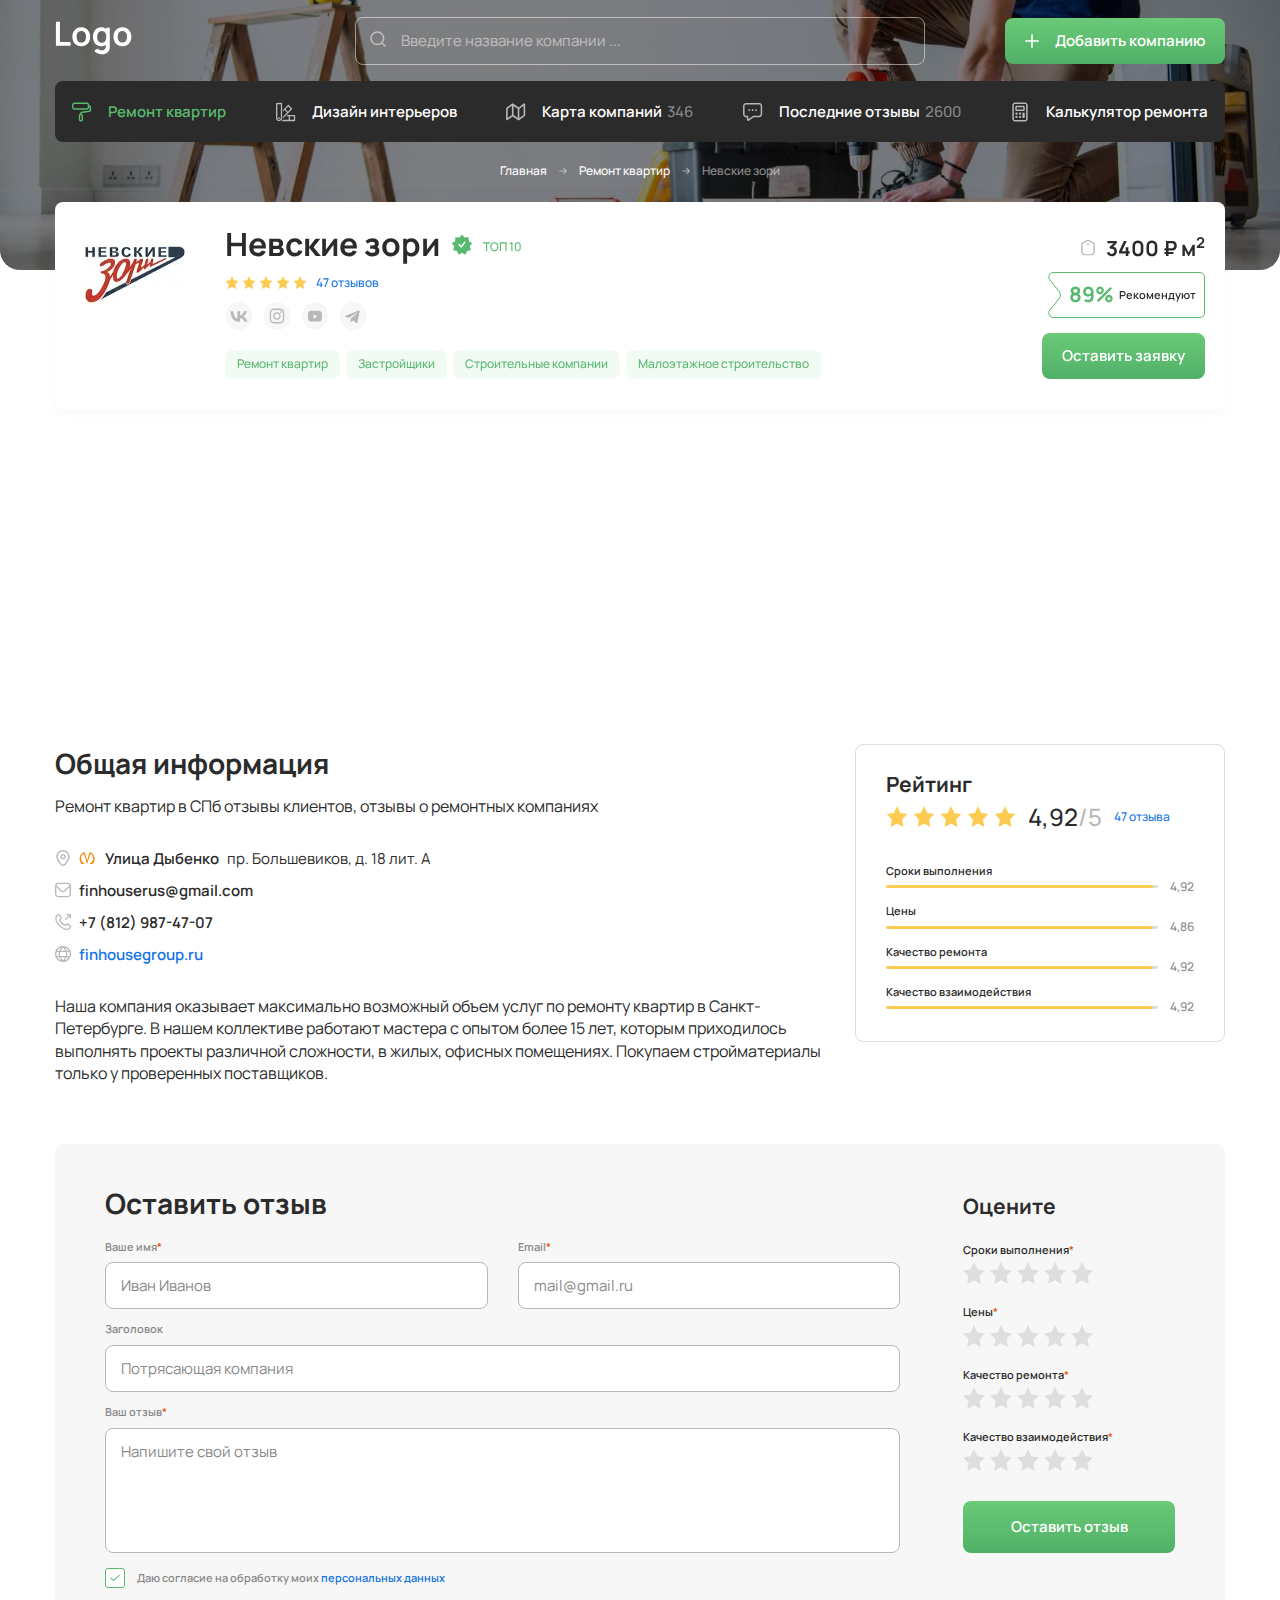
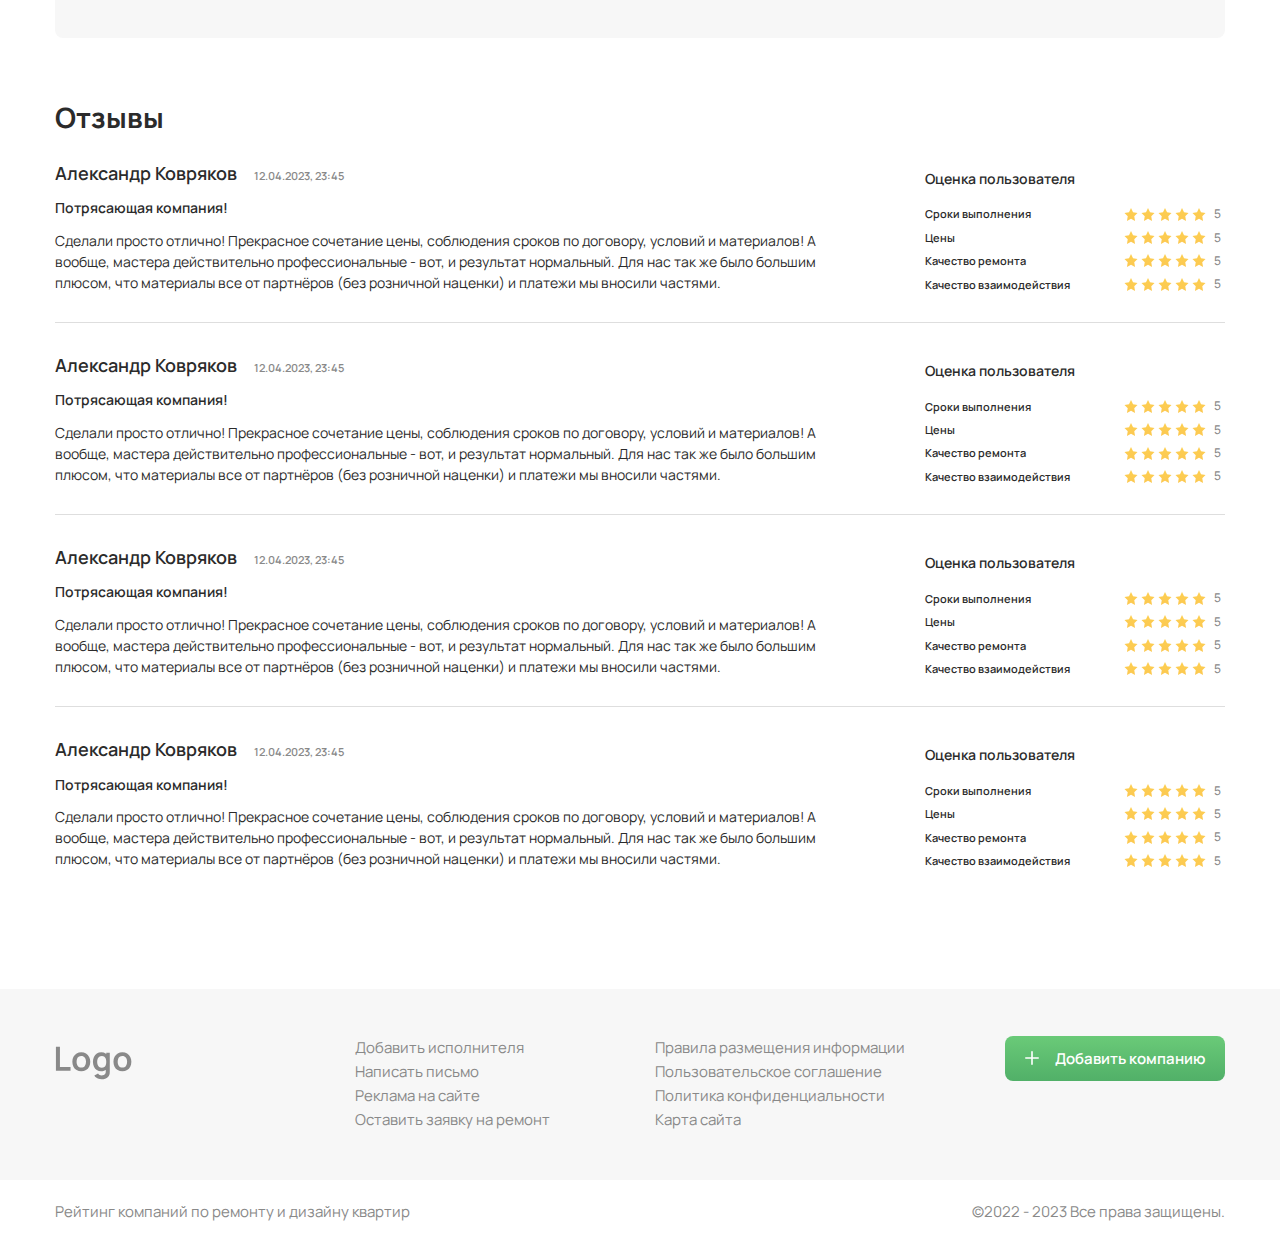
<file: docs/company.html>
<!DOCTYPE html>
<html lang="ru">
    <head>
	<title>Карточка компании</title>
	<meta charset="UTF-8">
	<meta name="format-detection" content="telephone=no">
	<link rel="stylesheet" href="libs/ion.rangeSlider.min.css?_v=20230519142612">
	<link rel="stylesheet" href="libs/fancybox.min.css?_v=20230519142612">
	<link rel="stylesheet" href="css/style.min.css?_v=20230519142612">
	<link rel="shortcut icon" href="favicon.ico">
	<meta name="viewport" content="width=device-width, initial-scale=1.0">
</head>
    <body>
        <div class="wrapper">
            <header class="header">
    <div class="container">
        <div class="header__top">
            <div class="row align-items-center gy-2">
                <div class="col-4 col-md-2 col-xl-3">
                    <a href="/" class="logo header__logo">
                        <svg class="icon-svg">
                            <use xlink:href="img/icons/sprite-icons.svg#logo"></use>
                        </svg>          
                    </a>                
                </div>
                <div class="ps-0 ps-sm-2 col-8 col-md-4 col-xl-3 text-end order-md-2">
                    <a class="header__btn main-btn" href="#">
                        <svg class="icon-svg">
                            <use xlink:href="img/icons/sprite-icons.svg#plus"></use>
                        </svg>                        
                        Добавить компанию</a>
                </div>
                <div class="col-3 d-md-none">
                    <div class="header__burger">
                        <span>Меню</span>
                    </div>
                </div>
                <div class="col-9 col-md-6">
                    <form  class="header__search search">
                        <button class="search__btn"> 
                            <svg class="search__icon icon-svg">
                                <use xlink:href="img/icons/sprite-icons.svg#search"></use>
                            </svg>
                        </button>
                        <input class="search__input" name="text" type="text" placeholder="Введите название компании ...">                    
                    </form>
                </div>
                
            </div>        
        </div>
        <nav class="header__nav top-menu">
            <button class="top-menu__close"></button>
            <ul class="top-menu__list">
                <li class="top-menu__item active"><span class="top-menu__link">
                    <svg class="top-menu__icon icon-svg">
                        <use xlink:href="img/icons/sprite-icons.svg#repair"></use>
                    </svg>
                    Ремонт квартир
                </span></li>
                <li class="top-menu__item"><a href="#" class="top-menu__link">
                    <svg class="top-menu__icon icon-svg">
                        <use xlink:href="img/icons/sprite-icons.svg#design"></use>
                    </svg>
                    Дизайн интерьеров
                </a></li>
                <li class="top-menu__item"><a href="#" class="top-menu__link">
                    <svg class="top-menu__icon icon-svg">
                        <use xlink:href="img/icons/sprite-icons.svg#map"></use>
                    </svg>
                    Карта компаний <span> 346</span> 
                </a></li>
                <li class="top-menu__item"><a href="#" class="top-menu__link">
                    <svg class="top-menu__icon icon-svg">
                        <use xlink:href="img/icons/sprite-icons.svg#review"></use>
                    </svg>
                    Последние отзывы <span> 2600</span> 
                </a></li>
                <li class="top-menu__item"><a href="#" class="top-menu__link">
                    <svg class="top-menu__icon icon-svg">
                        <use xlink:href="img/icons/sprite-icons.svg#calculator"></use>
                    </svg>
                    Калькулятор ремонта
                </a></li>
            </ul>
        </nav>
    </div>
</header>
            <main class="company-page">
                <div class="company-page__top page-top">
                    <div class="container">
                        <nav class="page-top__breadcrumbs breadcrumbs" aria-label="breadcrumb">
                            <ol class="breadcrumbs__list">
                                <li class="breadcrumbs__item">
                                    <a href="/">Главная</a>
                                </li>
                                <li class="breadcrumbs__item">
                                    <a href="#">Ремонт квартир</a>
                                </li>
                                <li class="breadcrumbs__item">
                                    <span>Невские зори</span>
                                </li>                                    
                            </ol>                                
                        </nav>
                        
                    </div>                    
               </div>
               <div class="company-page__container">
                    <div class="container">
                        <section class="company-page__company company">
                            <div class="company__item item">
                                <div class="item__logo">
                                    <picture><source srcset="img/logos/nevskie-zori.webp" type="image/webp"><img src="img/logos/nevskie-zori.jpg" alt="Невские зори"></picture>
                                </div>
                                <div class="item__body">
                                    <div class="item__top">
                                        <div class="item__title">
                                            <h1>Невские зори</h1>
                                        </div>
                                        <div class="item__top-10 icon-top">
                                            <svg class="icon-svg">
                                                <use xlink:href="img/icons/sprite-icons.svg#top-10"></use>
                                            </svg>
                                            ТОП 10                                                        
                                        </div>
                                    </div>
                                    <div class="item__rating">
                                        <div class="item__stars stars">
                                            <div class="stars__item active"></div>
                                            <div class="stars__item active"></div>
                                            <div class="stars__item active"></div>
                                            <div class="stars__item active"></div>
                                            <div class="stars__item active"></div>
                                        </div>
                                        <div class="item__review">47 отзывов</div>
                                    </div>
                                    <div class="item__socials socials">
                                        <a href="#" class="socials__item">
                                            <svg class="socials__icon icon-svg">
                                                <use xlink:href="img/icons/sprite-icons.svg#vkontakte"></use>
                                            </svg>
                                        </a>
                                        <a href="#" class="socials__item">
                                            <svg class="socials__icon icon-svg">
                                                <use xlink:href="img/icons/sprite-icons.svg#instagram"></use>
                                            </svg>
                                        </a>
                                        <a href="#" class="socials__item">
                                            <svg class="socials__icon icon-svg">
                                                <use xlink:href="img/icons/sprite-icons.svg#youtube"></use>
                                            </svg>
                                        </a>
                                        <a href="#" class="socials__item">
                                            <svg class="socials__icon icon-svg">
                                                <use xlink:href="img/icons/sprite-icons.svg#telegram"></use>
                                            </svg>
                                        </a>
                                    </div>  
                                    <div class="item__tags">
                                        <div class="item__tag tag">Ремонт квартир</div>
                                        <div class="item__tag tag">Застройщики</div>
                                        <div class="item__tag tag">Строительные компании</div>
                                        <div class="item__tag tag">Малоэтажное строительство</div>
                                    </div>                                           
                                </div>
                                
                                <div class="item__links">
                                    <div class="item__price subtitle">3400 ₽ м<sup>2</sup></div>
                                    <div class="item__mark item__mark--top"><span>89%</span> Рекомендуют</div>
                                    <div class="item__buttons">                                        
                                        <a class="main-btn modal-js" href="#modal-1">Оставить заявку</a>
                                    </div>
                                </div>
                            </div>
                            <div class="company__map">   
                                <iframe src="https://yandex.ru/map-widget/v1/?um=constructor%3A1d67abbb1cf8bd4720842b2f2fbfd16412943989803614f2c31b5c44b71249b9&amp;source=constructor"></iframe>                  
                            </div>
                            <div class="company__info main-info">
                                <div class="row gy-3">
                                    <div class="col-md-7 col-lg-8">
                                        <div class="main-info__title">
                                            <div class="h2">Общая информация</div>                                            
                                        </div>
                                        <p>Ремонт квартир в СПб отзывы клиентов, отзывы о ремонтных компаниях</p>
                                        <div class="main-info__contacts">
                                            <div class="main-info__contact item__info location-2-icon">
                                                <svg class="metro-icon metro-icon--4 icon-svg">
                                                    <use xlink:href="img/icons/sprite-icons.svg#metro"></use>
                                                </svg>
                                                <span>Улица Дыбенко</span> пр. Большевиков, д. 18 лит. А
                                            </div>
                                            <div class="main-info__contact item__info email-icon"><a href="mailto:finhouserus@gmail.com">finhouserus@gmail.com</a></div>
                                            <div class="main-info__contact item__info phone-2-icon"><a href="tel:+78129874707">+7 (812) 987-47-07</a></div>
                                            <div class="main-info__contact item__info site-icon"><a class="link" href="finhousegroup.ru">finhousegroup.ru</a></div>
                                        </div>
                                        <p>Наша компания оказывает максимально возможный объем услуг по ремонту квартир в Санкт-Петербурге. В нашем коллективе работают мастера с опытом более 15 лет, которым приходилось выполнять проекты различной сложности, в жилых, офисных помещениях. Покупаем стройматериалы только у проверенных поставщиков.</p>
                                    </div>
                                    <div class="col-md-5 col-lg-4">
                                        <div class="company__rating rating-block">
                                            <div class="rating-block__title subtitle">Рейтинг</div>
                                            <div class="rating-block__stars-row">
                                                <div class="rating-block__stars stars">
                                                    <div class="stars__item stars__item--big active"></div>
                                                    <div class="stars__item stars__item--big active"></div>
                                                    <div class="stars__item stars__item--big active"></div>
                                                    <div class="stars__item stars__item--big active"></div>
                                                    <div class="stars__item stars__item--big active"></div>
                                                </div>
                                                <div class="rating-block__grade"><span>4,92</span>/5</div>
                                                <div class="item__review">47 отзыва</div>
                                            </div>
                                            <div class="rating-block__item">
                                                <div class="rating-block__subtitle xs-subtitle">Сроки выполнения</div>
                                                <div class="rating-block__scale scale">
                                                    <div class="scale__line">
                                                        <div class="scale__bar" data-grade="4.92"></div>
                                                    </div>
                                                    <div class="scale__grade">4,92</div>
                                                </div>
                                            </div>
                                            <div class="rating-block__item">
                                                <div class="rating-block__subtitle xs-subtitle">Цены</div>
                                                <div class="rating-block__scale scale">
                                                    <div class="scale__line">
                                                        <div class="scale__bar" data-grade="4.86"></div>
                                                    </div>
                                                    <div class="scale__grade">4,86</div>
                                                </div>
                                            </div>
                                            <div class="rating-block__item">
                                                <div class="rating-block__subtitle xs-subtitle">Качество ремонта</div>
                                                <div class="rating-block__scale scale">
                                                    <div class="scale__line">
                                                        <div class="scale__bar" data-grade="4.92"></div>
                                                    </div>
                                                    <div class="scale__grade">4,92</div>
                                                </div>
                                            </div>
                                            <div class="rating-block__item">
                                                <div class="rating-block__subtitle xs-subtitle">Качество взаимодействия</div>
                                                <div class="rating-block__scale scale">
                                                    <div class="scale__line">
                                                        <div class="scale__bar" data-grade="4.92"></div>
                                                    </div>
                                                    <div class="scale__grade">4,92</div>
                                                </div>
                                            </div>
                                        </div>
                                    </div>
                                </div>
                            </div>
                            <form class="company__review-form review-form">                                
                                <div class="row">
                                    <div class="col-md-9">
                                        <div class="review-form__title h2">Оставить отзыв</div>
                                        <div class="row">
                                            <div class="col-sm-6">
                                                <label class="review-form__field custom-field">
                                                    <span class="custom-field__lable">Ваше имя<span>*</span></span>
                                                    <input class="custom-field__input-text" type="text" name="Имя" placeholder="Иван Иванов">                                                    
                                                </label>
                                            </div>
                                            <div class="col-sm-6">
                                                <label class="review-form__field custom-field">
                                                    <span class="custom-field__lable">Email<span>*</span></span>
                                                    <input class="custom-field__input-text" type="email" name="Email" placeholder="mail@gmail.ru">                                                    
                                                </label>
                                            </div>
                                        </div>
                                        <label class="review-form__field custom-field">
                                            <span class="custom-field__lable">Заголовок</span>
                                            <input class="custom-field__input-text" type="text" name="Заголовок" placeholder="Потрясающая компания">                                                    
                                        </label>
                                        <label class="review-form__field custom-field">
                                            <span class="custom-field__lable">Ваш отзыв<span>*</span></span>
                                            <textarea class="custom-field__input-text" name="Отзыв" placeholder="Напишите свой отзыв"></textarea>                                             
                                        </label>
                                        <label class="review-form__check policy-checkbox">
                                            <input class="policy-checkbox__input" type="checkbox" checked>
                                            <span class="policy-checkbox__text">Даю согласие на обработку моих <a class="link" href="#">персональных данных</a></span>
                                        </label>
                                    </div>
                                    <div class="col-md-3 ps-xl-5 pt-2">
                                        <div class="review-form__subtitle subtitle">Оцените</div>
                                        <div class="review-form__xs-subtitle xs-subtitle">Сроки выполнения<span>*</span></div>
                                        <div class="review-form__rating stars-rating">
                                            <input class="stars-rating__input" type="radio" name="Сроки выполнения" value="5">
                                            <input class="stars-rating__input" type="radio" name="Сроки выполнения" value="4">
                                            <input class="stars-rating__input" type="radio" name="Сроки выполнения" value="3">
                                            <input class="stars-rating__input" type="radio" name="Сроки выполнения" value="2">
                                            <input class="stars-rating__input" type="radio" name="Сроки выполнения" value="1">
                                        </div>
                                        <div class="review-form__xs-subtitle xs-subtitle">Цены<span>*</span></div>
                                        <div class="review-form__rating stars-rating">
                                            <input class="stars-rating__input" type="radio" name="Цены" value="5">
                                            <input class="stars-rating__input" type="radio" name="Цены" value="4">
                                            <input class="stars-rating__input" type="radio" name="Цены" value="3">
                                            <input class="stars-rating__input" type="radio" name="Цены" value="2">
                                            <input class="stars-rating__input" type="radio" name="Цены" value="1">
                                        </div>
                                        <div class="review-form__xs-subtitle xs-subtitle">Качество ремонта<span>*</span></div>
                                        <div class="review-form__rating stars-rating">
                                            <input class="stars-rating__input" type="radio" name="Качество ремонта" value="5">
                                            <input class="stars-rating__input" type="radio" name="Качество ремонта" value="4">
                                            <input class="stars-rating__input" type="radio" name="Качество ремонта" value="3">
                                            <input class="stars-rating__input" type="radio" name="Качество ремонта" value="2">
                                            <input class="stars-rating__input" type="radio" name="Качество ремонта" value="1">
                                        </div>
                                        <div class="review-form__xs-subtitle xs-subtitle">Качество взаимодействия<span>*</span></div>
                                        <div class="review-form__rating stars-rating">
                                            <input class="stars-rating__input" type="radio" name="Качество взаимодействия" value="5">
                                            <input class="stars-rating__input" type="radio" name="Качество взаимодействия" value="4">
                                            <input class="stars-rating__input" type="radio" name="Качество взаимодействия" value="3">
                                            <input class="stars-rating__input" type="radio" name="Качество взаимодействия" value="2">
                                            <input class="stars-rating__input" type="radio" name="Качество взаимодействия" value="1">
                                        </div>
                                        <input type="submit" class="review-form__btn main-btn main-btn--big" value="Оставить отзыв">
                                    </div>
                                </div>
                            </form>
                        </section>
                        <section class="company__reviews">
                            <div class="h2 mb-4">Отзывы</div>
                            <div class="review-horizontal">
                                <div class="row gy-3">
                                    <div class="col-lg-8">
                                        <div class="review-horizontal__top">
                                            <div class="review-horizontal__author">Александр Ковряков</div>
                                            <div class="review-horizontal__date">12.04.2023, 23:45</div>                                
                                        </div>
                                        <div class="review-horizontal__sm-subtitle sm-subtitle">Потрясающая компания!</div>
                                        <div class="review-horizontal__text sm-text">
                                            Сделали просто отлично! Прекрасное сочетание цены, соблюдения сроков по договору, условий и материалов! А вообще, мастера действительно профессиональные - вот, и результат нормальный. Для нас так же было большим плюсом, что материалы все от партнёров (без розничной наценки) и платежи мы вносили частями.
                                        </div>
                                    </div>
                                    <div class="col-lg-4 review-horizontal__grade-col">
                                        <div class="review-horizontal__grade-subtitle sm-subtitle">Оценка пользователя</div>
                                        <div class="review-horizontal__grade-item">
                                            <div class="review-horizontal__xs-subtitle xs-subtitle">Сроки выполнения</div>
                                            <div class="review-horizontal__stars stars">
                                                <div class="stars__item active"></div>
                                                <div class="stars__item active"></div>
                                                <div class="stars__item active"></div>
                                                <div class="stars__item active"></div>
                                                <div class="stars__item active"></div>
                                            </div>
                                            <div class="review-horizontal__grade">5</div>
                                        </div>
                                        <div class="review-horizontal__grade-item">
                                            <div class="review-horizontal__xs-subtitle xs-subtitle">Цены</div>
                                            <div class="review-horizontal__stars stars">
                                                <div class="stars__item active"></div>
                                                <div class="stars__item active"></div>
                                                <div class="stars__item active"></div>
                                                <div class="stars__item active"></div>
                                                <div class="stars__item active"></div>
                                            </div>
                                            <div class="review-horizontal__grade">5</div>
                                        </div>
                                        <div class="review-horizontal__grade-item">
                                            <div class="review-horizontal__xs-subtitle xs-subtitle">Качество ремонта</div>
                                            <div class="review-horizontal__stars stars">
                                                <div class="stars__item active"></div>
                                                <div class="stars__item active"></div>
                                                <div class="stars__item active"></div>
                                                <div class="stars__item active"></div>
                                                <div class="stars__item active"></div>
                                            </div>
                                            <div class="review-horizontal__grade">5</div>
                                        </div>
                                        <div class="review-horizontal__grade-item">
                                            <div class="review-horizontal__xs-subtitle xs-subtitle">Качество взаимодействия</div>
                                            <div class="review-horizontal__stars stars">
                                                <div class="stars__item active"></div>
                                                <div class="stars__item active"></div>
                                                <div class="stars__item active"></div>
                                                <div class="stars__item active"></div>
                                                <div class="stars__item active"></div>
                                            </div>
                                            <div class="review-horizontal__grade">5</div>
                                        </div>
                                    </div>
                                </div>                                
                            </div>
                            <div class="review-horizontal">
                                <div class="row gy-3">
                                    <div class="col-lg-8">
                                        <div class="review-horizontal__top">
                                            <div class="review-horizontal__author">Александр Ковряков</div>
                                            <div class="review-horizontal__date">12.04.2023, 23:45</div>                                
                                        </div>
                                        <div class="review-horizontal__sm-subtitle sm-subtitle">Потрясающая компания!</div>
                                        <div class="review-horizontal__text sm-text">
                                            Сделали просто отлично! Прекрасное сочетание цены, соблюдения сроков по договору, условий и материалов! А вообще, мастера действительно профессиональные - вот, и результат нормальный. Для нас так же было большим плюсом, что материалы все от партнёров (без розничной наценки) и платежи мы вносили частями.
                                        </div>
                                    </div>
                                    <div class="col-lg-4 review-horizontal__grade-col">
                                        <div class="review-horizontal__grade-subtitle sm-subtitle">Оценка пользователя</div>
                                        <div class="review-horizontal__grade-item">
                                            <div class="review-horizontal__xs-subtitle xs-subtitle">Сроки выполнения</div>
                                            <div class="review-horizontal__stars stars">
                                                <div class="stars__item active"></div>
                                                <div class="stars__item active"></div>
                                                <div class="stars__item active"></div>
                                                <div class="stars__item active"></div>
                                                <div class="stars__item active"></div>
                                            </div>
                                            <div class="review-horizontal__grade">5</div>
                                        </div>
                                        <div class="review-horizontal__grade-item">
                                            <div class="review-horizontal__xs-subtitle xs-subtitle">Цены</div>
                                            <div class="review-horizontal__stars stars">
                                                <div class="stars__item active"></div>
                                                <div class="stars__item active"></div>
                                                <div class="stars__item active"></div>
                                                <div class="stars__item active"></div>
                                                <div class="stars__item active"></div>
                                            </div>
                                            <div class="review-horizontal__grade">5</div>
                                        </div>
                                        <div class="review-horizontal__grade-item">
                                            <div class="review-horizontal__xs-subtitle xs-subtitle">Качество ремонта</div>
                                            <div class="review-horizontal__stars stars">
                                                <div class="stars__item active"></div>
                                                <div class="stars__item active"></div>
                                                <div class="stars__item active"></div>
                                                <div class="stars__item active"></div>
                                                <div class="stars__item active"></div>
                                            </div>
                                            <div class="review-horizontal__grade">5</div>
                                        </div>
                                        <div class="review-horizontal__grade-item">
                                            <div class="review-horizontal__xs-subtitle xs-subtitle">Качество взаимодействия</div>
                                            <div class="review-horizontal__stars stars">
                                                <div class="stars__item active"></div>
                                                <div class="stars__item active"></div>
                                                <div class="stars__item active"></div>
                                                <div class="stars__item active"></div>
                                                <div class="stars__item active"></div>
                                            </div>
                                            <div class="review-horizontal__grade">5</div>
                                        </div>
                                    </div>
                                </div>                                
                            </div>
                            <div class="review-horizontal">
                                <div class="row gy-3">
                                    <div class="col-lg-8">
                                        <div class="review-horizontal__top">
                                            <div class="review-horizontal__author">Александр Ковряков</div>
                                            <div class="review-horizontal__date">12.04.2023, 23:45</div>                                
                                        </div>
                                        <div class="review-horizontal__sm-subtitle sm-subtitle">Потрясающая компания!</div>
                                        <div class="review-horizontal__text sm-text">
                                            Сделали просто отлично! Прекрасное сочетание цены, соблюдения сроков по договору, условий и материалов! А вообще, мастера действительно профессиональные - вот, и результат нормальный. Для нас так же было большим плюсом, что материалы все от партнёров (без розничной наценки) и платежи мы вносили частями.
                                        </div>
                                    </div>
                                    <div class="col-lg-4 review-horizontal__grade-col">
                                        <div class="review-horizontal__grade-subtitle sm-subtitle">Оценка пользователя</div>
                                        <div class="review-horizontal__grade-item">
                                            <div class="review-horizontal__xs-subtitle xs-subtitle">Сроки выполнения</div>
                                            <div class="review-horizontal__stars stars">
                                                <div class="stars__item active"></div>
                                                <div class="stars__item active"></div>
                                                <div class="stars__item active"></div>
                                                <div class="stars__item active"></div>
                                                <div class="stars__item active"></div>
                                            </div>
                                            <div class="review-horizontal__grade">5</div>
                                        </div>
                                        <div class="review-horizontal__grade-item">
                                            <div class="review-horizontal__xs-subtitle xs-subtitle">Цены</div>
                                            <div class="review-horizontal__stars stars">
                                                <div class="stars__item active"></div>
                                                <div class="stars__item active"></div>
                                                <div class="stars__item active"></div>
                                                <div class="stars__item active"></div>
                                                <div class="stars__item active"></div>
                                            </div>
                                            <div class="review-horizontal__grade">5</div>
                                        </div>
                                        <div class="review-horizontal__grade-item">
                                            <div class="review-horizontal__xs-subtitle xs-subtitle">Качество ремонта</div>
                                            <div class="review-horizontal__stars stars">
                                                <div class="stars__item active"></div>
                                                <div class="stars__item active"></div>
                                                <div class="stars__item active"></div>
                                                <div class="stars__item active"></div>
                                                <div class="stars__item active"></div>
                                            </div>
                                            <div class="review-horizontal__grade">5</div>
                                        </div>
                                        <div class="review-horizontal__grade-item">
                                            <div class="review-horizontal__xs-subtitle xs-subtitle">Качество взаимодействия</div>
                                            <div class="review-horizontal__stars stars">
                                                <div class="stars__item active"></div>
                                                <div class="stars__item active"></div>
                                                <div class="stars__item active"></div>
                                                <div class="stars__item active"></div>
                                                <div class="stars__item active"></div>
                                            </div>
                                            <div class="review-horizontal__grade">5</div>
                                        </div>
                                    </div>
                                </div>                                
                            </div>
                            <div class="review-horizontal">
                                <div class="row gy-3">
                                    <div class="col-lg-8">
                                        <div class="review-horizontal__top">
                                            <div class="review-horizontal__author">Александр Ковряков</div>
                                            <div class="review-horizontal__date">12.04.2023, 23:45</div>                                
                                        </div>
                                        <div class="review-horizontal__sm-subtitle sm-subtitle">Потрясающая компания!</div>
                                        <div class="review-horizontal__text sm-text">
                                            Сделали просто отлично! Прекрасное сочетание цены, соблюдения сроков по договору, условий и материалов! А вообще, мастера действительно профессиональные - вот, и результат нормальный. Для нас так же было большим плюсом, что материалы все от партнёров (без розничной наценки) и платежи мы вносили частями.
                                        </div>
                                    </div>
                                    <div class="col-lg-4 review-horizontal__grade-col">
                                        <div class="review-horizontal__grade-subtitle sm-subtitle">Оценка пользователя</div>
                                        <div class="review-horizontal__grade-item">
                                            <div class="review-horizontal__xs-subtitle xs-subtitle">Сроки выполнения</div>
                                            <div class="review-horizontal__stars stars">
                                                <div class="stars__item active"></div>
                                                <div class="stars__item active"></div>
                                                <div class="stars__item active"></div>
                                                <div class="stars__item active"></div>
                                                <div class="stars__item active"></div>
                                            </div>
                                            <div class="review-horizontal__grade">5</div>
                                        </div>
                                        <div class="review-horizontal__grade-item">
                                            <div class="review-horizontal__xs-subtitle xs-subtitle">Цены</div>
                                            <div class="review-horizontal__stars stars">
                                                <div class="stars__item active"></div>
                                                <div class="stars__item active"></div>
                                                <div class="stars__item active"></div>
                                                <div class="stars__item active"></div>
                                                <div class="stars__item active"></div>
                                            </div>
                                            <div class="review-horizontal__grade">5</div>
                                        </div>
                                        <div class="review-horizontal__grade-item">
                                            <div class="review-horizontal__xs-subtitle xs-subtitle">Качество ремонта</div>
                                            <div class="review-horizontal__stars stars">
                                                <div class="stars__item active"></div>
                                                <div class="stars__item active"></div>
                                                <div class="stars__item active"></div>
                                                <div class="stars__item active"></div>
                                                <div class="stars__item active"></div>
                                            </div>
                                            <div class="review-horizontal__grade">5</div>
                                        </div>
                                        <div class="review-horizontal__grade-item">
                                            <div class="review-horizontal__xs-subtitle xs-subtitle">Качество взаимодействия</div>
                                            <div class="review-horizontal__stars stars">
                                                <div class="stars__item active"></div>
                                                <div class="stars__item active"></div>
                                                <div class="stars__item active"></div>
                                                <div class="stars__item active"></div>
                                                <div class="stars__item active"></div>
                                            </div>
                                            <div class="review-horizontal__grade">5</div>
                                        </div>
                                    </div>
                                </div>                                
                            </div>
                        </section>
                </div>
               </div>
                    
            </main>
            <footer class="footer">
    <div class="button-up">Вверх</div>
    <div class="footer__body">
        <div class="container">
            <div class="row gy-2 gy-sm-4">
                <div class="col-4 col-lg-2 col-xl-3">
                    <a href="/" class="footer__logo logo header__logo">
                        <svg class="icon-svg">
                            <use xlink:href="img/icons/sprite-icons.svg#logo"></use>
                        </svg>          
                    </a>                
                </div>
                
                <div class="ps-0 ps-sm-2 col-8 col-lg-3 order-lg-2 text-end">
                    <a class="footer__btn main-btn" href="#">
                        <svg class="icon-svg">
                            <use xlink:href="img/icons/sprite-icons.svg#plus"></use>
                        </svg>                        
                        Добавить компанию</a>
                </div>
                <div class="col-sm-6 col-lg-3">
                    <ul class="footer__list">
                        <li class="footer__item"><a class="footer__link" href="#">Добавить исполнителя</a></li>
                        <li class="footer__item"><a class="footer__link" href="#">Написать письмо</a></li>
                        <li class="footer__item"><a class="footer__link" href="#">Реклама на сайте</a></li>
                        <li class="footer__item"><a class="footer__link" href="#">Оставить заявку на ремонт</a></li>
                    </ul>
                </div>
                <div class="col-sm-6 col-lg-4 col-xl-3 text-sm-end text-lg-start">
                    <ul class="footer__list">
                        <li class="footer__item"><a class="footer__link" href="#">Правила размещения информации</a></li>
                        <li class="footer__item"><a class="footer__link" href="#">Пользовательское соглашение</a></li>
                        <li class="footer__item"><a class="footer__link" href="#">Политика конфиденциальности</a></li>
                        <li class="footer__item"><a class="footer__link" href="#">Карта сайта</a></li>
                    </ul>
                </div>
            </div>
        </div>
    </div>
    <div class="footer__bottom">
        <div class="container">
            <div class="row justify-content-between gy-2">
                <div class="col-auto">
                    <a class="footer__link" href="#">Рейтинг компаний по ремонту и дизайну квартир</a>
                </div>
                <div class="col-auto">
                    <span class="footer__link">©2022 - 2023 Все права защищены.</span>
                </div>
            </div>
        </div>        
    </div>
</footer>
<!-- Modals-->
<div class="modal modal--call" id="modal-1" style="display:none;">
	<div class="modal__title section-title">
        <div class="h2">Оставить заявку</div>		
	</div>
	<form class="modal__form-call form-call" >
        <label class="form-call__field custom-field">
            <span class="custom-field__lable">Ваше имя<span>*</span></span>
            <input class="custom-field__input-text" type="text" name="Имя" placeholder="Иван Иванов" required>                                                    
        </label>
        <label class="form-call__field custom-field">
            <span class="custom-field__lable">Телефон<span>*</span></span>
            <input class="custom-field__input-text" type="tel" name="Телефон" placeholder="+7 (___) ___-__-__" required>                                                     
        </label>
        <label class="form-call__field custom-field">
            <span class="custom-field__lable">Комментарий</span>
            <textarea class="custom-field__input-text" name="Комментарий" placeholder="Напишите свой отзыв"></textarea>                                             
        </label>
        <label class="form-call__check policy-checkbox">
            <input class="policy-checkbox__input" type="checkbox" checked="">
            <span class="policy-checkbox__text">Даю согласие на обработку моих <a class="link" href="#">персональных данных</a></span>
        </label>
        <input type="submit" class="form-call__btn main-btn main-btn--big" value="Отправить">
	</form>
</div>
<!-- END Modals-->
<script src="libs/jquery.min.js?_v=20230519142612"></script>
<script src="libs/ion.rangeSlider.min.js?_v=20230519142612"></script>
<script src="libs/fancybox.min.js?_v=20230519142612"></script>
<script src="js/app.js?_v=20230519142612"></script> 
        </div>  
    </body>
</html>
</file>
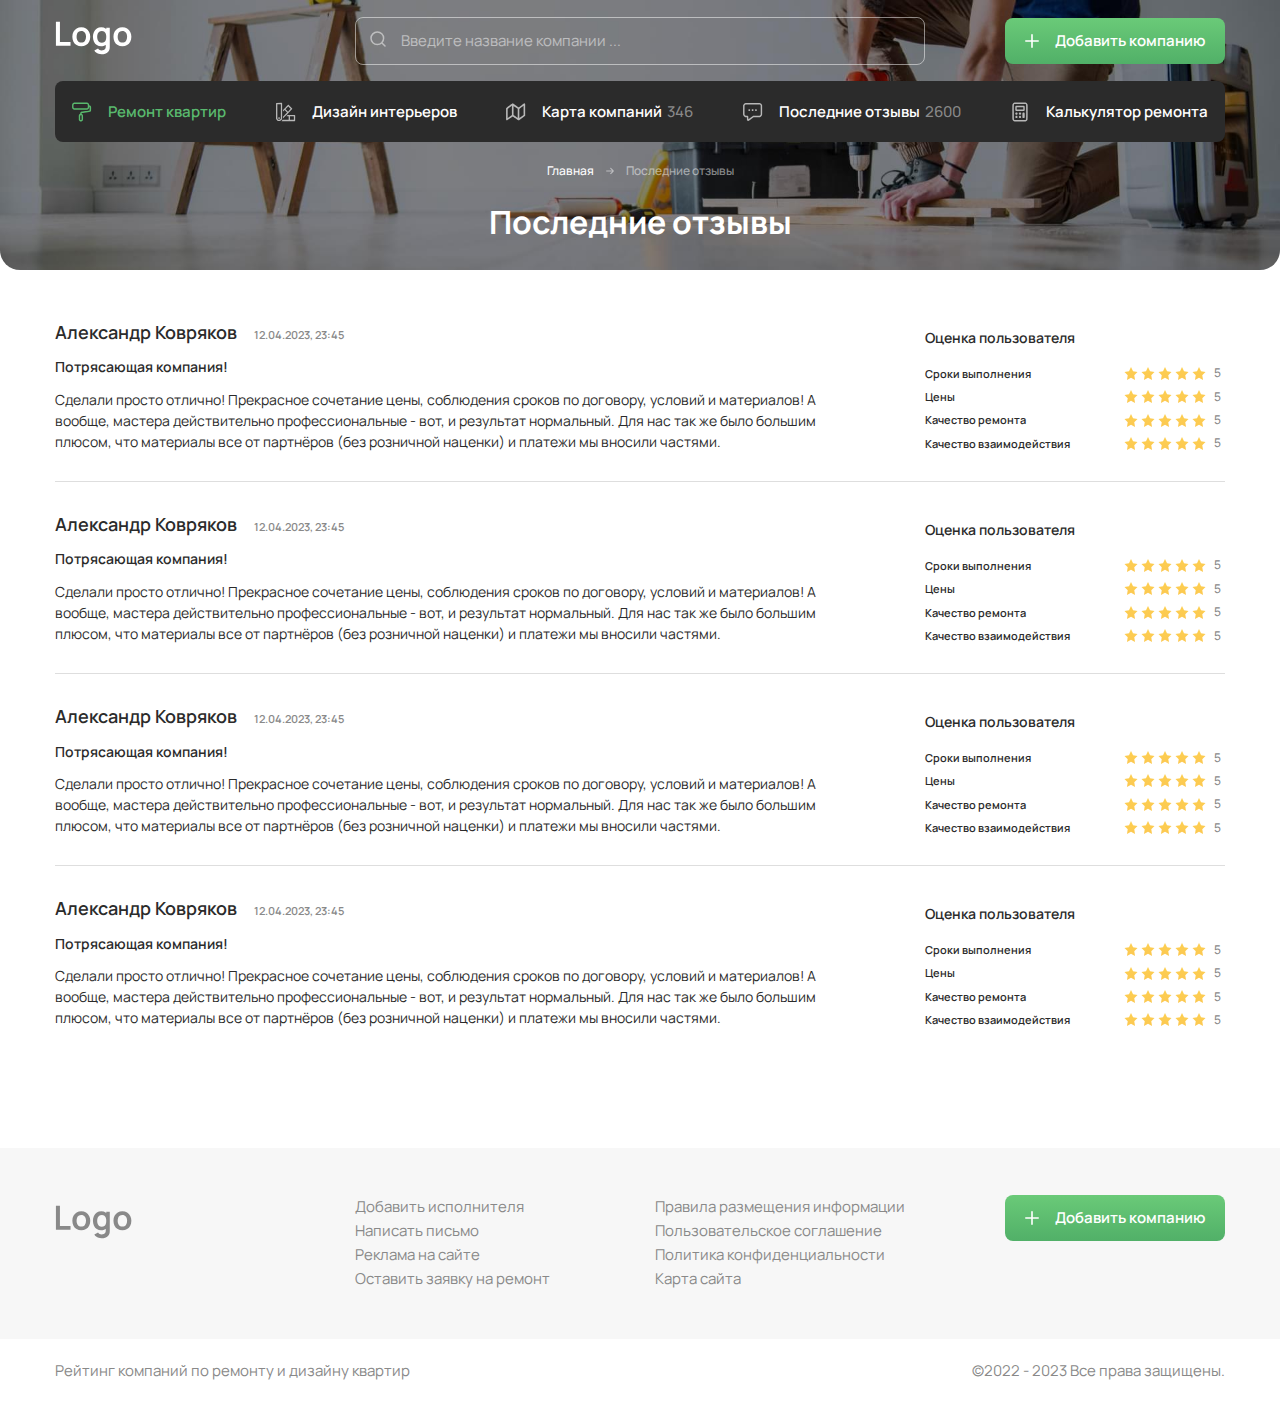
<file: docs/latest-reviews.html>
<!DOCTYPE html>
<html lang="ru">
    <head>
	<title>Последние отзывы</title>
	<meta charset="UTF-8">
	<meta name="format-detection" content="telephone=no">
	<link rel="stylesheet" href="libs/ion.rangeSlider.min.css?_v=20230519142612">
	<link rel="stylesheet" href="libs/fancybox.min.css?_v=20230519142612">
	<link rel="stylesheet" href="css/style.min.css?_v=20230519142612">
	<link rel="shortcut icon" href="favicon.ico">
	<meta name="viewport" content="width=device-width, initial-scale=1.0">
</head>
    <body>
        <div class="wrapper">
            <header class="header">
    <div class="container">
        <div class="header__top">
            <div class="row align-items-center gy-2">
                <div class="col-4 col-md-2 col-xl-3">
                    <a href="/" class="logo header__logo">
                        <svg class="icon-svg">
                            <use xlink:href="img/icons/sprite-icons.svg#logo"></use>
                        </svg>          
                    </a>                
                </div>
                <div class="ps-0 ps-sm-2 col-8 col-md-4 col-xl-3 text-end order-md-2">
                    <a class="header__btn main-btn" href="#">
                        <svg class="icon-svg">
                            <use xlink:href="img/icons/sprite-icons.svg#plus"></use>
                        </svg>                        
                        Добавить компанию</a>
                </div>
                <div class="col-3 d-md-none">
                    <div class="header__burger">
                        <span>Меню</span>
                    </div>
                </div>
                <div class="col-9 col-md-6">
                    <form  class="header__search search">
                        <button class="search__btn"> 
                            <svg class="search__icon icon-svg">
                                <use xlink:href="img/icons/sprite-icons.svg#search"></use>
                            </svg>
                        </button>
                        <input class="search__input" name="text" type="text" placeholder="Введите название компании ...">                    
                    </form>
                </div>
                
            </div>        
        </div>
        <nav class="header__nav top-menu">
            <button class="top-menu__close"></button>
            <ul class="top-menu__list">
                <li class="top-menu__item active"><span class="top-menu__link">
                    <svg class="top-menu__icon icon-svg">
                        <use xlink:href="img/icons/sprite-icons.svg#repair"></use>
                    </svg>
                    Ремонт квартир
                </span></li>
                <li class="top-menu__item"><a href="#" class="top-menu__link">
                    <svg class="top-menu__icon icon-svg">
                        <use xlink:href="img/icons/sprite-icons.svg#design"></use>
                    </svg>
                    Дизайн интерьеров
                </a></li>
                <li class="top-menu__item"><a href="#" class="top-menu__link">
                    <svg class="top-menu__icon icon-svg">
                        <use xlink:href="img/icons/sprite-icons.svg#map"></use>
                    </svg>
                    Карта компаний <span> 346</span> 
                </a></li>
                <li class="top-menu__item"><a href="#" class="top-menu__link">
                    <svg class="top-menu__icon icon-svg">
                        <use xlink:href="img/icons/sprite-icons.svg#review"></use>
                    </svg>
                    Последние отзывы <span> 2600</span> 
                </a></li>
                <li class="top-menu__item"><a href="#" class="top-menu__link">
                    <svg class="top-menu__icon icon-svg">
                        <use xlink:href="img/icons/sprite-icons.svg#calculator"></use>
                    </svg>
                    Калькулятор ремонта
                </a></li>
            </ul>
        </nav>
    </div>
</header>
            <main class="page">
                <div class="page__top page-top">
                    <div class="container">
                        <nav class="page-top__breadcrumbs breadcrumbs" aria-label="breadcrumb">
                            <ol class="breadcrumbs__list">
                                <li class="breadcrumbs__item">
                                    <a href="/">Главная</a>
                                </li>
                                <li class="breadcrumbs__item">
                                    <span>Последние отзывы</span>
                                </li>                                    
                            </ol>                                
                        </nav>
                        <div class="page-top__title">
                            <h1>Последние отзывы</h1>
                        </div>
                    </div>                    
               </div>
               <div class="container">
                    <section class="page__content">  
                        <div class="latest-reviews">
                            <div class="review-horizontal">
                                <div class="row gy-3">
                                    <div class="col-lg-8">
                                        <div class="review-horizontal__top">
                                            <div class="review-horizontal__author">Александр Ковряков</div>
                                            <div class="review-horizontal__date">12.04.2023, 23:45</div>                                
                                        </div>
                                        <div class="review-horizontal__sm-subtitle sm-subtitle">Потрясающая компания!</div>
                                        <div class="review-horizontal__text sm-text">
                                            Сделали просто отлично! Прекрасное сочетание цены, соблюдения сроков по договору, условий и материалов! А вообще, мастера действительно профессиональные - вот, и результат нормальный. Для нас так же было большим плюсом, что материалы все от партнёров (без розничной наценки) и платежи мы вносили частями.
                                        </div>
                                    </div>
                                    <div class="col-lg-4 review-horizontal__grade-col">
                                        <div class="review-horizontal__grade-subtitle sm-subtitle">Оценка пользователя</div>
                                        <div class="review-horizontal__grade-item">
                                            <div class="review-horizontal__xs-subtitle xs-subtitle">Сроки выполнения</div>
                                            <div class="review-horizontal__stars stars">
                                                <div class="stars__item active"></div>
                                                <div class="stars__item active"></div>
                                                <div class="stars__item active"></div>
                                                <div class="stars__item active"></div>
                                                <div class="stars__item active"></div>
                                            </div>
                                            <div class="review-horizontal__grade">5</div>
                                        </div>
                                        <div class="review-horizontal__grade-item">
                                            <div class="review-horizontal__xs-subtitle xs-subtitle">Цены</div>
                                            <div class="review-horizontal__stars stars">
                                                <div class="stars__item active"></div>
                                                <div class="stars__item active"></div>
                                                <div class="stars__item active"></div>
                                                <div class="stars__item active"></div>
                                                <div class="stars__item active"></div>
                                            </div>
                                            <div class="review-horizontal__grade">5</div>
                                        </div>
                                        <div class="review-horizontal__grade-item">
                                            <div class="review-horizontal__xs-subtitle xs-subtitle">Качество ремонта</div>
                                            <div class="review-horizontal__stars stars">
                                                <div class="stars__item active"></div>
                                                <div class="stars__item active"></div>
                                                <div class="stars__item active"></div>
                                                <div class="stars__item active"></div>
                                                <div class="stars__item active"></div>
                                            </div>
                                            <div class="review-horizontal__grade">5</div>
                                        </div>
                                        <div class="review-horizontal__grade-item">
                                            <div class="review-horizontal__xs-subtitle xs-subtitle">Качество взаимодействия</div>
                                            <div class="review-horizontal__stars stars">
                                                <div class="stars__item active"></div>
                                                <div class="stars__item active"></div>
                                                <div class="stars__item active"></div>
                                                <div class="stars__item active"></div>
                                                <div class="stars__item active"></div>
                                            </div>
                                            <div class="review-horizontal__grade">5</div>
                                        </div>
                                    </div>
                                </div>                                
                            </div>
                            <div class="review-horizontal">
                                <div class="row gy-3">
                                    <div class="col-lg-8">
                                        <div class="review-horizontal__top">
                                            <div class="review-horizontal__author">Александр Ковряков</div>
                                            <div class="review-horizontal__date">12.04.2023, 23:45</div>                                
                                        </div>
                                        <div class="review-horizontal__sm-subtitle sm-subtitle">Потрясающая компания!</div>
                                        <div class="review-horizontal__text sm-text">
                                            Сделали просто отлично! Прекрасное сочетание цены, соблюдения сроков по договору, условий и материалов! А вообще, мастера действительно профессиональные - вот, и результат нормальный. Для нас так же было большим плюсом, что материалы все от партнёров (без розничной наценки) и платежи мы вносили частями.
                                        </div>
                                    </div>
                                    <div class="col-lg-4 review-horizontal__grade-col">
                                        <div class="review-horizontal__grade-subtitle sm-subtitle">Оценка пользователя</div>
                                        <div class="review-horizontal__grade-item">
                                            <div class="review-horizontal__xs-subtitle xs-subtitle">Сроки выполнения</div>
                                            <div class="review-horizontal__stars stars">
                                                <div class="stars__item active"></div>
                                                <div class="stars__item active"></div>
                                                <div class="stars__item active"></div>
                                                <div class="stars__item active"></div>
                                                <div class="stars__item active"></div>
                                            </div>
                                            <div class="review-horizontal__grade">5</div>
                                        </div>
                                        <div class="review-horizontal__grade-item">
                                            <div class="review-horizontal__xs-subtitle xs-subtitle">Цены</div>
                                            <div class="review-horizontal__stars stars">
                                                <div class="stars__item active"></div>
                                                <div class="stars__item active"></div>
                                                <div class="stars__item active"></div>
                                                <div class="stars__item active"></div>
                                                <div class="stars__item active"></div>
                                            </div>
                                            <div class="review-horizontal__grade">5</div>
                                        </div>
                                        <div class="review-horizontal__grade-item">
                                            <div class="review-horizontal__xs-subtitle xs-subtitle">Качество ремонта</div>
                                            <div class="review-horizontal__stars stars">
                                                <div class="stars__item active"></div>
                                                <div class="stars__item active"></div>
                                                <div class="stars__item active"></div>
                                                <div class="stars__item active"></div>
                                                <div class="stars__item active"></div>
                                            </div>
                                            <div class="review-horizontal__grade">5</div>
                                        </div>
                                        <div class="review-horizontal__grade-item">
                                            <div class="review-horizontal__xs-subtitle xs-subtitle">Качество взаимодействия</div>
                                            <div class="review-horizontal__stars stars">
                                                <div class="stars__item active"></div>
                                                <div class="stars__item active"></div>
                                                <div class="stars__item active"></div>
                                                <div class="stars__item active"></div>
                                                <div class="stars__item active"></div>
                                            </div>
                                            <div class="review-horizontal__grade">5</div>
                                        </div>
                                    </div>
                                </div>                                
                            </div>
                            <div class="review-horizontal">
                                <div class="row gy-3">
                                    <div class="col-lg-8">
                                        <div class="review-horizontal__top">
                                            <div class="review-horizontal__author">Александр Ковряков</div>
                                            <div class="review-horizontal__date">12.04.2023, 23:45</div>                                
                                        </div>
                                        <div class="review-horizontal__sm-subtitle sm-subtitle">Потрясающая компания!</div>
                                        <div class="review-horizontal__text sm-text">
                                            Сделали просто отлично! Прекрасное сочетание цены, соблюдения сроков по договору, условий и материалов! А вообще, мастера действительно профессиональные - вот, и результат нормальный. Для нас так же было большим плюсом, что материалы все от партнёров (без розничной наценки) и платежи мы вносили частями.
                                        </div>
                                    </div>
                                    <div class="col-lg-4 review-horizontal__grade-col">
                                        <div class="review-horizontal__grade-subtitle sm-subtitle">Оценка пользователя</div>
                                        <div class="review-horizontal__grade-item">
                                            <div class="review-horizontal__xs-subtitle xs-subtitle">Сроки выполнения</div>
                                            <div class="review-horizontal__stars stars">
                                                <div class="stars__item active"></div>
                                                <div class="stars__item active"></div>
                                                <div class="stars__item active"></div>
                                                <div class="stars__item active"></div>
                                                <div class="stars__item active"></div>
                                            </div>
                                            <div class="review-horizontal__grade">5</div>
                                        </div>
                                        <div class="review-horizontal__grade-item">
                                            <div class="review-horizontal__xs-subtitle xs-subtitle">Цены</div>
                                            <div class="review-horizontal__stars stars">
                                                <div class="stars__item active"></div>
                                                <div class="stars__item active"></div>
                                                <div class="stars__item active"></div>
                                                <div class="stars__item active"></div>
                                                <div class="stars__item active"></div>
                                            </div>
                                            <div class="review-horizontal__grade">5</div>
                                        </div>
                                        <div class="review-horizontal__grade-item">
                                            <div class="review-horizontal__xs-subtitle xs-subtitle">Качество ремонта</div>
                                            <div class="review-horizontal__stars stars">
                                                <div class="stars__item active"></div>
                                                <div class="stars__item active"></div>
                                                <div class="stars__item active"></div>
                                                <div class="stars__item active"></div>
                                                <div class="stars__item active"></div>
                                            </div>
                                            <div class="review-horizontal__grade">5</div>
                                        </div>
                                        <div class="review-horizontal__grade-item">
                                            <div class="review-horizontal__xs-subtitle xs-subtitle">Качество взаимодействия</div>
                                            <div class="review-horizontal__stars stars">
                                                <div class="stars__item active"></div>
                                                <div class="stars__item active"></div>
                                                <div class="stars__item active"></div>
                                                <div class="stars__item active"></div>
                                                <div class="stars__item active"></div>
                                            </div>
                                            <div class="review-horizontal__grade">5</div>
                                        </div>
                                    </div>
                                </div>                                
                            </div>
                            <div class="review-horizontal">
                                <div class="row gy-3">
                                    <div class="col-lg-8">
                                        <div class="review-horizontal__top">
                                            <div class="review-horizontal__author">Александр Ковряков</div>
                                            <div class="review-horizontal__date">12.04.2023, 23:45</div>                                
                                        </div>
                                        <div class="review-horizontal__sm-subtitle sm-subtitle">Потрясающая компания!</div>
                                        <div class="review-horizontal__text sm-text">
                                            Сделали просто отлично! Прекрасное сочетание цены, соблюдения сроков по договору, условий и материалов! А вообще, мастера действительно профессиональные - вот, и результат нормальный. Для нас так же было большим плюсом, что материалы все от партнёров (без розничной наценки) и платежи мы вносили частями.
                                        </div>
                                    </div>
                                    <div class="col-lg-4 review-horizontal__grade-col">
                                        <div class="review-horizontal__grade-subtitle sm-subtitle">Оценка пользователя</div>
                                        <div class="review-horizontal__grade-item">
                                            <div class="review-horizontal__xs-subtitle xs-subtitle">Сроки выполнения</div>
                                            <div class="review-horizontal__stars stars">
                                                <div class="stars__item active"></div>
                                                <div class="stars__item active"></div>
                                                <div class="stars__item active"></div>
                                                <div class="stars__item active"></div>
                                                <div class="stars__item active"></div>
                                            </div>
                                            <div class="review-horizontal__grade">5</div>
                                        </div>
                                        <div class="review-horizontal__grade-item">
                                            <div class="review-horizontal__xs-subtitle xs-subtitle">Цены</div>
                                            <div class="review-horizontal__stars stars">
                                                <div class="stars__item active"></div>
                                                <div class="stars__item active"></div>
                                                <div class="stars__item active"></div>
                                                <div class="stars__item active"></div>
                                                <div class="stars__item active"></div>
                                            </div>
                                            <div class="review-horizontal__grade">5</div>
                                        </div>
                                        <div class="review-horizontal__grade-item">
                                            <div class="review-horizontal__xs-subtitle xs-subtitle">Качество ремонта</div>
                                            <div class="review-horizontal__stars stars">
                                                <div class="stars__item active"></div>
                                                <div class="stars__item active"></div>
                                                <div class="stars__item active"></div>
                                                <div class="stars__item active"></div>
                                                <div class="stars__item active"></div>
                                            </div>
                                            <div class="review-horizontal__grade">5</div>
                                        </div>
                                        <div class="review-horizontal__grade-item">
                                            <div class="review-horizontal__xs-subtitle xs-subtitle">Качество взаимодействия</div>
                                            <div class="review-horizontal__stars stars">
                                                <div class="stars__item active"></div>
                                                <div class="stars__item active"></div>
                                                <div class="stars__item active"></div>
                                                <div class="stars__item active"></div>
                                                <div class="stars__item active"></div>
                                            </div>
                                            <div class="review-horizontal__grade">5</div>
                                        </div>
                                    </div>
                                </div>                                
                            </div>
                        </div>
                    </section>
            </div>
                    
            </main>
            <footer class="footer">
    <div class="button-up">Вверх</div>
    <div class="footer__body">
        <div class="container">
            <div class="row gy-2 gy-sm-4">
                <div class="col-4 col-lg-2 col-xl-3">
                    <a href="/" class="footer__logo logo header__logo">
                        <svg class="icon-svg">
                            <use xlink:href="img/icons/sprite-icons.svg#logo"></use>
                        </svg>          
                    </a>                
                </div>
                
                <div class="ps-0 ps-sm-2 col-8 col-lg-3 order-lg-2 text-end">
                    <a class="footer__btn main-btn" href="#">
                        <svg class="icon-svg">
                            <use xlink:href="img/icons/sprite-icons.svg#plus"></use>
                        </svg>                        
                        Добавить компанию</a>
                </div>
                <div class="col-sm-6 col-lg-3">
                    <ul class="footer__list">
                        <li class="footer__item"><a class="footer__link" href="#">Добавить исполнителя</a></li>
                        <li class="footer__item"><a class="footer__link" href="#">Написать письмо</a></li>
                        <li class="footer__item"><a class="footer__link" href="#">Реклама на сайте</a></li>
                        <li class="footer__item"><a class="footer__link" href="#">Оставить заявку на ремонт</a></li>
                    </ul>
                </div>
                <div class="col-sm-6 col-lg-4 col-xl-3 text-sm-end text-lg-start">
                    <ul class="footer__list">
                        <li class="footer__item"><a class="footer__link" href="#">Правила размещения информации</a></li>
                        <li class="footer__item"><a class="footer__link" href="#">Пользовательское соглашение</a></li>
                        <li class="footer__item"><a class="footer__link" href="#">Политика конфиденциальности</a></li>
                        <li class="footer__item"><a class="footer__link" href="#">Карта сайта</a></li>
                    </ul>
                </div>
            </div>
        </div>
    </div>
    <div class="footer__bottom">
        <div class="container">
            <div class="row justify-content-between gy-2">
                <div class="col-auto">
                    <a class="footer__link" href="#">Рейтинг компаний по ремонту и дизайну квартир</a>
                </div>
                <div class="col-auto">
                    <span class="footer__link">©2022 - 2023 Все права защищены.</span>
                </div>
            </div>
        </div>        
    </div>
</footer>
<!-- Modals-->
<div class="modal modal--call" id="modal-1" style="display:none;">
	<div class="modal__title section-title">
        <div class="h2">Оставить заявку</div>		
	</div>
	<form class="modal__form-call form-call" >
        <label class="form-call__field custom-field">
            <span class="custom-field__lable">Ваше имя<span>*</span></span>
            <input class="custom-field__input-text" type="text" name="Имя" placeholder="Иван Иванов" required>                                                    
        </label>
        <label class="form-call__field custom-field">
            <span class="custom-field__lable">Телефон<span>*</span></span>
            <input class="custom-field__input-text" type="tel" name="Телефон" placeholder="+7 (___) ___-__-__" required>                                                     
        </label>
        <label class="form-call__field custom-field">
            <span class="custom-field__lable">Комментарий</span>
            <textarea class="custom-field__input-text" name="Комментарий" placeholder="Напишите свой отзыв"></textarea>                                             
        </label>
        <label class="form-call__check policy-checkbox">
            <input class="policy-checkbox__input" type="checkbox" checked="">
            <span class="policy-checkbox__text">Даю согласие на обработку моих <a class="link" href="#">персональных данных</a></span>
        </label>
        <input type="submit" class="form-call__btn main-btn main-btn--big" value="Отправить">
	</form>
</div>
<!-- END Modals-->
<script src="libs/jquery.min.js?_v=20230519142612"></script>
<script src="libs/ion.rangeSlider.min.js?_v=20230519142612"></script>
<script src="libs/fancybox.min.js?_v=20230519142612"></script>
<script src="js/app.js?_v=20230519142612"></script> 
        </div>  
    </body>
</html>
</file>
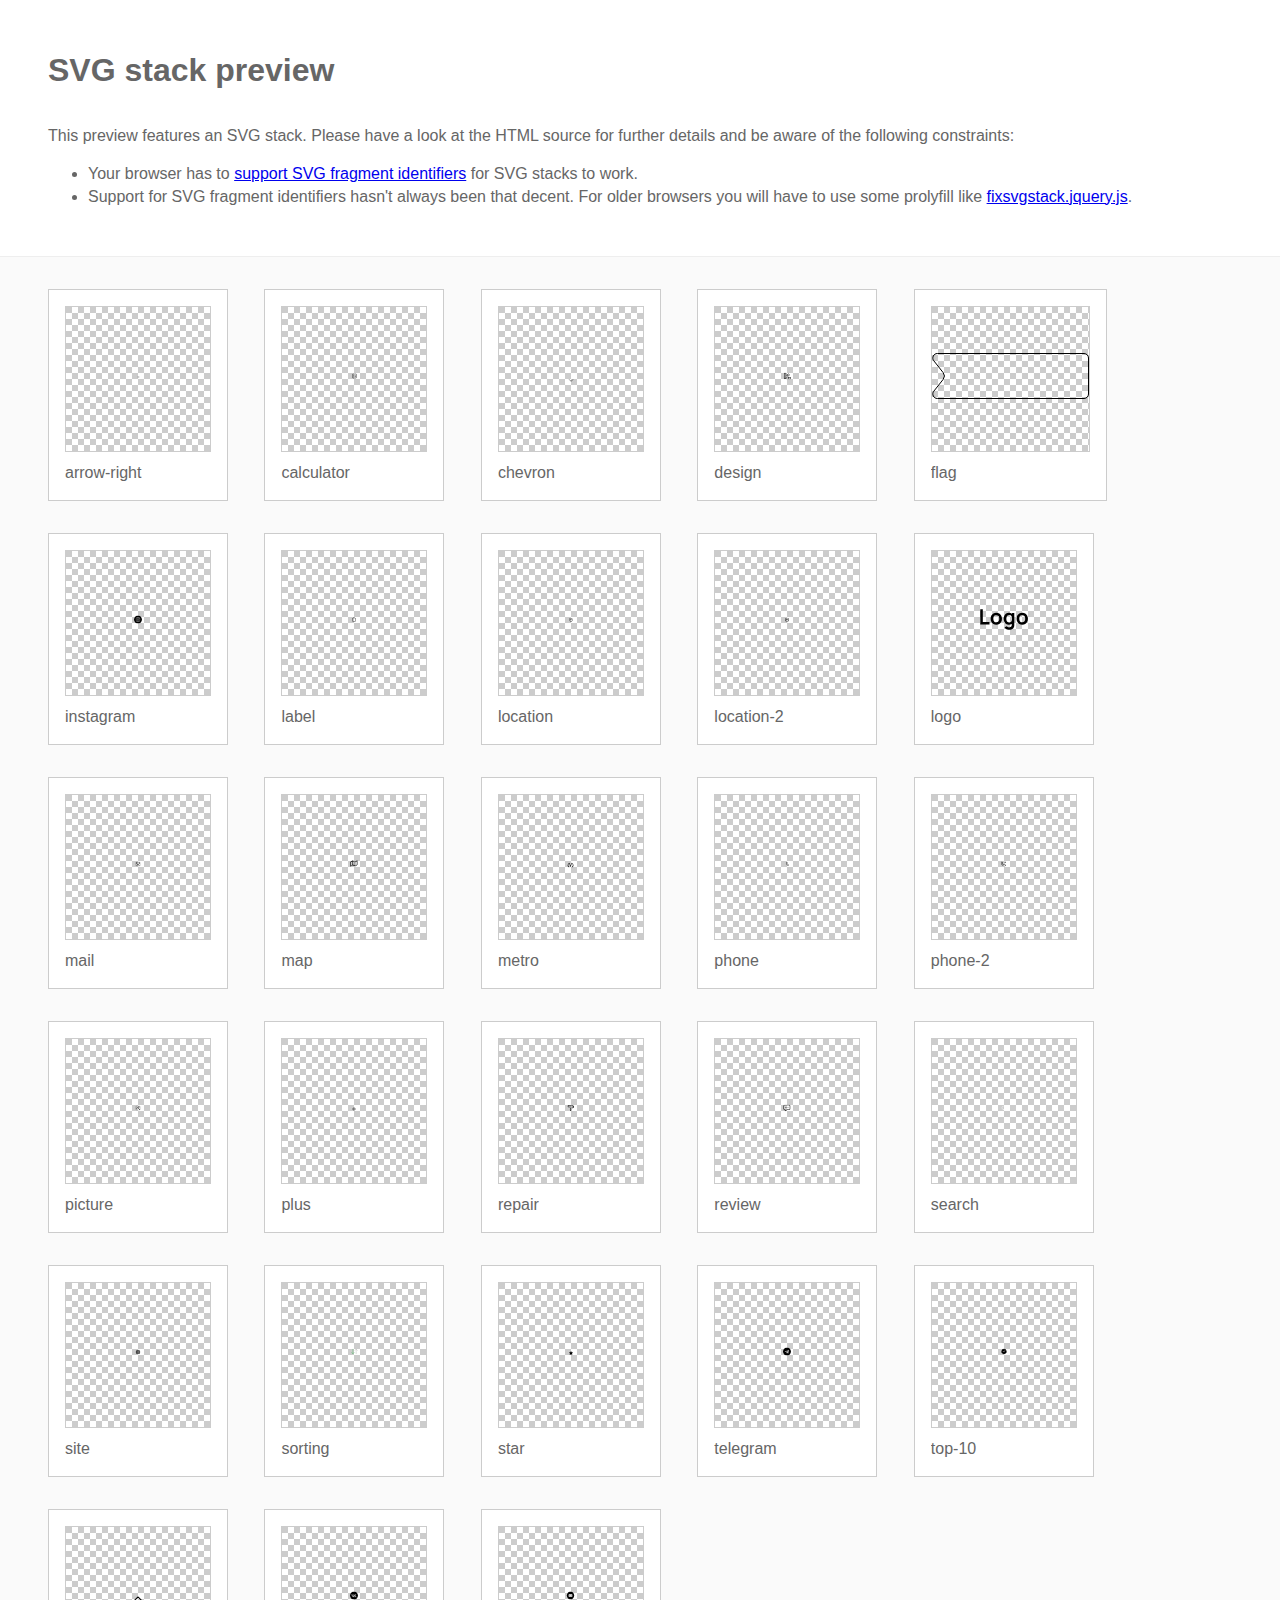
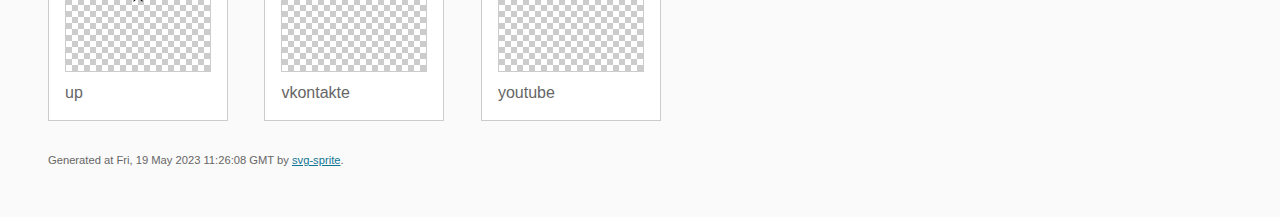
<file: docs/img/stack/sprite.stack.html>
<!DOCTYPE html>
<html lang="en" xmlns="http://www.w3.org/1999/xhtml">
	<head>
		<meta charset="utf-8"/>
		<meta http-equiv="X-UA-Compatible" content="IE=Edge"/>
		<title>SVG stack preview | svg-sprite</title>
		<style>@charset "UTF-8";body{padding:0;margin:0;color:#666;background:#fafafa;font-family:Arial,Helvetica,sans-serif;font-size:1em;line-height:1.4}header{display:block;padding:3em 3em 2em 3em;background-color:#fff}header p{margin:2em 0 0 0}section{border-top:1px solid #eee;padding:2em 3em 0 3em}section ul{margin:0;padding:0}section li{display:inline;display:inline-block;background-color:#fff;position:relative;margin:0 2em 2em 0;vertical-align:top;border:1px solid #ccc;padding:1em 1em 3em 1em;cursor:default}.icon-box{margin:0;width:144px;height:144px;position:relative;background:#ccc url("[data-uri]") top left repeat;border:1px solid #ccc;display:table-cell;vertical-align:middle;text-align:center}.icon{display:inline;display:inline-block}h1{margin-top:0}h2{margin:0;padding:0;font-size:1em;font-weight:normal;white-space:nowrap;overflow:hidden;text-overflow:ellipsis;position:absolute;left:1em;right:1em;bottom:1em}footer{display:block;margin:0;padding:0 3em 3em 3em}footer p{margin:0;font-size:.7em}footer a{color:#0f7595;margin-left:0}</style>

<!--

Sprite shape dimensions
====================================================================================================
You will need to set the sprite shape dimensions via CSS when you use them as stack SVGs, otherwise
they would become a huge 100% in size. You may use the following dimension classes for doing so.
They might well be outsourced to an external stylesheet of course.

-->

<style type="text/css">
	.svg-arrow-right-dims { width: 13px; height: 14px; }
	.svg-calculator-dims { width: 17px; height: 22px; }
	.svg-chevron-dims { width: 10px; height: 7px; }
	.svg-design-dims { width: 23px; height: 22px; }
	.svg-flag-dims { width: 157px; height: 46px; }
	.svg-instagram-dims { width: 28px; height: 29px; }
	.svg-label-dims { width: 16px; height: 17px; }
	.svg-location-dims { width: 14px; height: 16px; }
	.svg-location-2-dims { width: 16px; height: 16px; }
	.svg-logo-dims { width: 74px; height: 33px; }
	.svg-mail-dims { width: 16px; height: 16px; }
	.svg-map-dims { width: 22px; height: 19px; }
	.svg-metro-dims { width: 17px; height: 14px; }
	.svg-phone-dims { width: 13px; height: 16px; }
	.svg-phone-2-dims { width: 17px; height: 16px; }
	.svg-picture-dims { width: 16px; height: 16px; }
	.svg-plus-dims { width: 14px; height: 14px; }
	.svg-repair-dims { width: 22px; height: 22px; }
	.svg-review-dims { width: 22px; height: 20px; }
	.svg-search-dims { width: 16px; height: 16px; }
	.svg-site-dims { width: 16px; height: 16px; }
	.svg-sorting-dims { width: 19px; height: 17px; }
	.svg-star-dims { width: 14px; height: 14px; }
	.svg-telegram-dims { width: 28px; height: 29px; }
	.svg-top-10-dims { width: 22px; height: 23px; }
	.svg-up-dims { width: 18px; height: 10px; }
	.svg-vkontakte-dims { width: 28px; height: 29px; }
	.svg-youtube-dims { width: 27px; height: 29px; }
</style>

<!--
====================================================================================================
-->

	</head>
	<body>
		<header>
			<h1>SVG stack preview</h1>
			<p>This preview features an SVG stack. Please have a look at the HTML source for further details and be aware of the following constraints:</p>
			<ul>
				<li>Your browser has to <a href="http://caniuse.com/#feat=svg-fragment" target="_blank" rel="noopener noreferrer">support SVG fragment identifiers</a> for SVG stacks to work.</li>
				<li>Support for SVG fragment identifiers hasn't always been that decent. For older browsers you will have to use some prolyfill like <a href="https://github.com/preciousforever/SVG-Stacker/blob/master/fixsvgstack.jquery.js" target="_blank" rel="noopener noreferrer">fixsvgstack.jquery.js</a>.</li>
			</ul>
		</header>
		<section>

<!--

SVG stack
====================================================================================================
These SVG images make use of fragment identifiers (IDs) to reference certain portions of the
external sprite. By default, all shapes inside the sprite are hidden by CSS. The `:target` pseudo
selector is used to show the very shape that is referenced by the fragment identifier.

-->

			<ul>

				<li title="arrow-right">
					<div class="icon-box">

						<!-- arrow-right -->
						<img src="../icons/sprite-icons.svg#arrow-right" class="svg-arrow-right-dims" alt="arrow-right"/>

					</div>
					<h2>arrow-right</h2>
				</li>
				<li title="calculator">
					<div class="icon-box">

						<!-- calculator -->
						<img src="../icons/sprite-icons.svg#calculator" class="svg-calculator-dims" alt="calculator"/>

					</div>
					<h2>calculator</h2>
				</li>
				<li title="chevron">
					<div class="icon-box">

						<!-- chevron -->
						<img src="../icons/sprite-icons.svg#chevron" class="svg-chevron-dims" alt="chevron"/>

					</div>
					<h2>chevron</h2>
				</li>
				<li title="design">
					<div class="icon-box">

						<!-- design -->
						<img src="../icons/sprite-icons.svg#design" class="svg-design-dims" alt="design"/>

					</div>
					<h2>design</h2>
				</li>
				<li title="flag">
					<div class="icon-box">

						<!-- flag -->
						<img src="../icons/sprite-icons.svg#flag" class="svg-flag-dims" alt="flag"/>

					</div>
					<h2>flag</h2>
				</li>
				<li title="instagram">
					<div class="icon-box">

						<!-- instagram -->
						<img src="../icons/sprite-icons.svg#instagram" class="svg-instagram-dims" alt="instagram"/>

					</div>
					<h2>instagram</h2>
				</li>
				<li title="label">
					<div class="icon-box">

						<!-- label -->
						<img src="../icons/sprite-icons.svg#label" class="svg-label-dims" alt="label"/>

					</div>
					<h2>label</h2>
				</li>
				<li title="location">
					<div class="icon-box">

						<!-- location -->
						<img src="../icons/sprite-icons.svg#location" class="svg-location-dims" alt="location"/>

					</div>
					<h2>location</h2>
				</li>
				<li title="location-2">
					<div class="icon-box">

						<!-- location-2 -->
						<img src="../icons/sprite-icons.svg#location-2" class="svg-location-2-dims" alt="location-2"/>

					</div>
					<h2>location-2</h2>
				</li>
				<li title="logo">
					<div class="icon-box">

						<!-- logo -->
						<img src="../icons/sprite-icons.svg#logo" class="svg-logo-dims" alt="logo"/>

					</div>
					<h2>logo</h2>
				</li>
				<li title="mail">
					<div class="icon-box">

						<!-- mail -->
						<img src="../icons/sprite-icons.svg#mail" class="svg-mail-dims" alt="mail"/>

					</div>
					<h2>mail</h2>
				</li>
				<li title="map">
					<div class="icon-box">

						<!-- map -->
						<img src="../icons/sprite-icons.svg#map" class="svg-map-dims" alt="map"/>

					</div>
					<h2>map</h2>
				</li>
				<li title="metro">
					<div class="icon-box">

						<!-- metro -->
						<img src="../icons/sprite-icons.svg#metro" class="svg-metro-dims" alt="metro"/>

					</div>
					<h2>metro</h2>
				</li>
				<li title="phone">
					<div class="icon-box">

						<!-- phone -->
						<img src="../icons/sprite-icons.svg#phone" class="svg-phone-dims" alt="phone"/>

					</div>
					<h2>phone</h2>
				</li>
				<li title="phone-2">
					<div class="icon-box">

						<!-- phone-2 -->
						<img src="../icons/sprite-icons.svg#phone-2" class="svg-phone-2-dims" alt="phone-2"/>

					</div>
					<h2>phone-2</h2>
				</li>
				<li title="picture">
					<div class="icon-box">

						<!-- picture -->
						<img src="../icons/sprite-icons.svg#picture" class="svg-picture-dims" alt="picture"/>

					</div>
					<h2>picture</h2>
				</li>
				<li title="plus">
					<div class="icon-box">

						<!-- plus -->
						<img src="../icons/sprite-icons.svg#plus" class="svg-plus-dims" alt="plus"/>

					</div>
					<h2>plus</h2>
				</li>
				<li title="repair">
					<div class="icon-box">

						<!-- repair -->
						<img src="../icons/sprite-icons.svg#repair" class="svg-repair-dims" alt="repair"/>

					</div>
					<h2>repair</h2>
				</li>
				<li title="review">
					<div class="icon-box">

						<!-- review -->
						<img src="../icons/sprite-icons.svg#review" class="svg-review-dims" alt="review"/>

					</div>
					<h2>review</h2>
				</li>
				<li title="search">
					<div class="icon-box">

						<!-- search -->
						<img src="../icons/sprite-icons.svg#search" class="svg-search-dims" alt="search"/>

					</div>
					<h2>search</h2>
				</li>
				<li title="site">
					<div class="icon-box">

						<!-- site -->
						<img src="../icons/sprite-icons.svg#site" class="svg-site-dims" alt="site"/>

					</div>
					<h2>site</h2>
				</li>
				<li title="sorting">
					<div class="icon-box">

						<!-- sorting -->
						<img src="../icons/sprite-icons.svg#sorting" class="svg-sorting-dims" alt="sorting"/>

					</div>
					<h2>sorting</h2>
				</li>
				<li title="star">
					<div class="icon-box">

						<!-- star -->
						<img src="../icons/sprite-icons.svg#star" class="svg-star-dims" alt="star"/>

					</div>
					<h2>star</h2>
				</li>
				<li title="telegram">
					<div class="icon-box">

						<!-- telegram -->
						<img src="../icons/sprite-icons.svg#telegram" class="svg-telegram-dims" alt="telegram"/>

					</div>
					<h2>telegram</h2>
				</li>
				<li title="top-10">
					<div class="icon-box">

						<!-- top-10 -->
						<img src="../icons/sprite-icons.svg#top-10" class="svg-top-10-dims" alt="top-10"/>

					</div>
					<h2>top-10</h2>
				</li>
				<li title="up">
					<div class="icon-box">

						<!-- up -->
						<img src="../icons/sprite-icons.svg#up" class="svg-up-dims" alt="up"/>

					</div>
					<h2>up</h2>
				</li>
				<li title="vkontakte">
					<div class="icon-box">

						<!-- vkontakte -->
						<img src="../icons/sprite-icons.svg#vkontakte" class="svg-vkontakte-dims" alt="vkontakte"/>

					</div>
					<h2>vkontakte</h2>
				</li>
				<li title="youtube">
					<div class="icon-box">

						<!-- youtube -->
						<img src="../icons/sprite-icons.svg#youtube" class="svg-youtube-dims" alt="youtube"/>

					</div>
					<h2>youtube</h2>
				</li>
			</ul>

<!--
====================================================================================================
-->

		</section>
		<footer>
			<p>Generated at Fri, 19 May 2023 11:26:08 GMT by <a href="https://github.com/svg-sprite/svg-sprite" target="_blank" rel="noopener noreferrer">svg-sprite</a>.</p>
		</footer>
	</body>
</html>
</file>
<file: docs/libs/ion.rangeSlider.min.css>
/*!Ion.RangeSlider, 2.3.1, © Denis Ineshin, 2010 - 2019, IonDen.com, Build date: 2019-12-19 16:51:02*/.irs{position:relative;display:block;-webkit-touch-callout:none;-webkit-user-select:none;-khtml-user-select:none;-moz-user-select:none;-ms-user-select:none;user-select:none;font-size:12px;font-family:Arial,sans-serif}.irs-line{position:relative;display:block;overflow:hidden;outline:none !important}.irs-bar{position:absolute;display:block;left:0;width:0}.irs-shadow{position:absolute;display:none;left:0;width:0}.irs-handle{position:absolute;display:block;box-sizing:border-box;cursor:default;z-index:1}.irs-handle.type_last{z-index:2}.irs-min,.irs-max{position:absolute;display:block;cursor:default}.irs-min{left:0}.irs-max{right:0}.irs-from,.irs-to,.irs-single{position:absolute;display:block;top:0;left:0;cursor:default;white-space:nowrap}.irs-grid{position:absolute;display:none;bottom:0;left:0;width:100%;height:20px}.irs-with-grid .irs-grid{display:block}.irs-grid-pol{position:absolute;top:0;left:0;width:1px;height:8px;background:#000}.irs-grid-pol.small{height:4px}.irs-grid-text{position:absolute;bottom:0;left:0;white-space:nowrap;text-align:center;font-size:9px;line-height:9px;padding:0 3px;color:#000}.irs-disable-mask{position:absolute;display:block;top:0;left:-1%;width:102%;height:100%;cursor:default;background:rgba(0,0,0,0);z-index:2}.lt-ie9 .irs-disable-mask{background:#000;filter:alpha(opacity=0);cursor:not-allowed}.irs-disabled{opacity:.4}.irs-hidden-input{position:absolute !important;display:block !important;top:0 !important;left:0 !important;width:0 !important;height:0 !important;font-size:0 !important;line-height:0 !important;padding:0 !important;margin:0 !important;overflow:hidden;outline:none !important;z-index:-9999 !important;background:none !important;border-style:solid !important;border-color:transparent !important}.irs--flat{height:40px}.irs--flat.irs-with-grid{height:60px}.irs--flat .irs-line{top:25px;height:12px;background-color:#e1e4e9;border-radius:4px}.irs--flat .irs-bar{top:25px;height:12px;background-color:#ed5565}.irs--flat .irs-bar--single{border-radius:4px 0 0 4px}.irs--flat .irs-shadow{height:1px;bottom:16px;background-color:#e1e4e9}.irs--flat .irs-handle{top:22px;width:16px;height:18px;background-color:transparent}.irs--flat .irs-handle>i:first-child{position:absolute;display:block;top:0;left:50%;width:2px;height:100%;margin-left:-1px;background-color:#da4453}.irs--flat .irs-handle.state_hover>i:first-child,.irs--flat .irs-handle:hover>i:first-child{background-color:#a43540}.irs--flat .irs-min,.irs--flat .irs-max{top:0;padding:1px 3px;color:#999;font-size:10px;line-height:1.333;text-shadow:none;background-color:#e1e4e9;border-radius:4px}.irs--flat .irs-from,.irs--flat .irs-to,.irs--flat .irs-single{color:white;font-size:10px;line-height:1.333;text-shadow:none;padding:1px 5px;background-color:#ed5565;border-radius:4px}.irs--flat .irs-from:before,.irs--flat .irs-to:before,.irs--flat .irs-single:before{position:absolute;display:block;content:"";bottom:-6px;left:50%;width:0;height:0;margin-left:-3px;overflow:hidden;border:3px solid transparent;border-top-color:#ed5565}.irs--flat .irs-grid-pol{background-color:#e1e4e9}.irs--flat .irs-grid-text{color:#999}.irs--big{height:55px}.irs--big.irs-with-grid{height:70px}.irs--big .irs-line{top:33px;height:12px;background-color:white;background:linear-gradient(to bottom, #ddd -50%, white 150%);border:1px solid #ccc;border-radius:12px}.irs--big .irs-bar{top:33px;height:12px;background-color:#92bce0;border:1px solid #428bca;background:linear-gradient(to bottom, #ffffff 0%, #428bca 30%, #b9d4ec 100%);box-shadow:inset 0 0 1px 1px rgba(255,255,255,0.5)}.irs--big .irs-bar--single{border-radius:12px 0 0 12px}.irs--big .irs-shadow{height:1px;bottom:16px;background-color:rgba(66,139,202,0.5)}.irs--big .irs-handle{top:25px;width:30px;height:30px;border:1px solid rgba(0,0,0,0.3);background-color:#cbcfd5;background:linear-gradient(to bottom, white 0%, #B4B9BE 30%, white 100%);box-shadow:1px 1px 2px rgba(0,0,0,0.2),inset 0 0 3px 1px white;border-radius:30px}.irs--big .irs-handle.state_hover,.irs--big .irs-handle:hover{border-color:rgba(0,0,0,0.45);background-color:#939ba7;background:linear-gradient(to bottom, white 0%, #919BA5 30%, white 100%)}.irs--big .irs-min,.irs--big .irs-max{top:0;padding:1px 5px;color:white;text-shadow:none;background-color:#9f9f9f;border-radius:3px}.irs--big .irs-from,.irs--big .irs-to,.irs--big .irs-single{color:white;text-shadow:none;padding:1px 5px;background-color:#428bca;background:linear-gradient(to bottom, #428bca 0%, #3071a9 100%);border-radius:3px}.irs--big .irs-grid-pol{background-color:#428bca}.irs--big .irs-grid-text{color:#428bca}.irs--modern{height:55px}.irs--modern.irs-with-grid{height:55px}.irs--modern .irs-line{top:25px;height:5px;background-color:#d1d6e0;background:linear-gradient(to bottom, #e0e4ea 0%, #d1d6e0 100%);border:1px solid #a3adc1;border-bottom-width:0;border-radius:5px}.irs--modern .irs-bar{top:25px;height:5px;background:#20b426;background:linear-gradient(to bottom, #20b426 0%, #18891d 100%)}.irs--modern .irs-bar--single{border-radius:5px 0 0 5px}.irs--modern .irs-shadow{height:1px;bottom:21px;background-color:rgba(209,214,224,0.5)}.irs--modern .irs-handle{top:37px;width:12px;height:13px;border:1px solid #a3adc1;border-top-width:0;box-shadow:1px 1px 1px rgba(0,0,0,0.1);border-radius:0 0 3px 3px}.irs--modern .irs-handle>i:nth-child(1){position:absolute;display:block;top:-4px;left:1px;width:6px;height:6px;border:1px solid #a3adc1;background:white;transform:rotate(45deg)}.irs--modern .irs-handle>i:nth-child(2){position:absolute;display:block;box-sizing:border-box;top:0;left:0;width:10px;height:12px;background:#e9e6e6;background:linear-gradient(to bottom, white 0%, #e9e6e6 100%);border-radius:0 0 3px 3px}.irs--modern .irs-handle>i:nth-child(3){position:absolute;display:block;box-sizing:border-box;top:3px;left:3px;width:4px;height:5px;border-left:1px solid #a3adc1;border-right:1px solid #a3adc1}.irs--modern .irs-handle.state_hover,.irs--modern .irs-handle:hover{border-color:#7685a2;background:#c3c7cd;background:linear-gradient(to bottom, #ffffff 0%, #919ba5 30%, #ffffff 100%)}.irs--modern .irs-handle.state_hover>i:nth-child(1),.irs--modern .irs-handle:hover>i:nth-child(1){border-color:#7685a2}.irs--modern .irs-handle.state_hover>i:nth-child(3),.irs--modern .irs-handle:hover>i:nth-child(3){border-color:#48536a}.irs--modern .irs-min,.irs--modern .irs-max{top:0;font-size:10px;line-height:1.333;text-shadow:none;padding:1px 5px;color:white;background-color:#d1d6e0;border-radius:5px}.irs--modern .irs-from,.irs--modern .irs-to,.irs--modern .irs-single{font-size:10px;line-height:1.333;text-shadow:none;padding:1px 5px;background-color:#20b426;color:white;border-radius:5px}.irs--modern .irs-from:before,.irs--modern .irs-to:before,.irs--modern .irs-single:before{position:absolute;display:block;content:"";bottom:-6px;left:50%;width:0;height:0;margin-left:-3px;overflow:hidden;border:3px solid transparent;border-top-color:#20b426}.irs--modern .irs-grid{height:25px}.irs--modern .irs-grid-pol{background-color:#dedede}.irs--modern .irs-grid-text{color:silver;font-size:13px}.irs--sharp{height:50px;font-size:12px;line-height:1}.irs--sharp.irs-with-grid{height:57px}.irs--sharp .irs-line{top:30px;height:2px;background-color:black;border-radius:2px}.irs--sharp .irs-bar{top:30px;height:2px;background-color:#ee22fa}.irs--sharp .irs-bar--single{border-radius:2px 0 0 2px}.irs--sharp .irs-shadow{height:1px;bottom:21px;background-color:rgba(0,0,0,0.5)}.irs--sharp .irs-handle{top:25px;width:10px;height:10px;background-color:#a804b2}.irs--sharp .irs-handle>i:first-child{position:absolute;display:block;top:100%;left:0;width:0;height:0;border:5px solid transparent;border-top-color:#a804b2}.irs--sharp .irs-handle.state_hover,.irs--sharp .irs-handle:hover{background-color:black}.irs--sharp .irs-handle.state_hover>i:first-child,.irs--sharp .irs-handle:hover>i:first-child{border-top-color:black}.irs--sharp .irs-min,.irs--sharp .irs-max{color:white;font-size:14px;line-height:1;top:0;padding:3px 4px;opacity:.4;background-color:#a804b2;border-radius:2px}.irs--sharp .irs-from,.irs--sharp .irs-to,.irs--sharp .irs-single{font-size:14px;line-height:1;text-shadow:none;padding:3px 4px;background-color:#a804b2;color:white;border-radius:2px}.irs--sharp .irs-from:before,.irs--sharp .irs-to:before,.irs--sharp .irs-single:before{position:absolute;display:block;content:"";bottom:-6px;left:50%;width:0;height:0;margin-left:-3px;overflow:hidden;border:3px solid transparent;border-top-color:#a804b2}.irs--sharp .irs-grid{height:25px}.irs--sharp .irs-grid-pol{background-color:#dedede}.irs--sharp .irs-grid-text{color:silver;font-size:13px}.irs--round{height:50px}.irs--round.irs-with-grid{height:65px}.irs--round .irs-line{top:36px;height:4px;background-color:#dee4ec;border-radius:4px}.irs--round .irs-bar{top:36px;height:4px;background-color:#006cfa}.irs--round .irs-bar--single{border-radius:4px 0 0 4px}.irs--round .irs-shadow{height:4px;bottom:21px;background-color:rgba(222,228,236,0.5)}.irs--round .irs-handle{top:26px;width:24px;height:24px;border:4px solid #006cfa;background-color:white;border-radius:24px;box-shadow:0 1px 3px rgba(0,0,255,0.3)}.irs--round .irs-handle.state_hover,.irs--round .irs-handle:hover{background-color:#f0f6ff}.irs--round .irs-min,.irs--round .irs-max{color:#333;font-size:14px;line-height:1;top:0;padding:3px 5px;background-color:rgba(0,0,0,0.1);border-radius:4px}.irs--round .irs-from,.irs--round .irs-to,.irs--round .irs-single{font-size:14px;line-height:1;text-shadow:none;padding:3px 5px;background-color:#006cfa;color:white;border-radius:4px}.irs--round .irs-from:before,.irs--round .irs-to:before,.irs--round .irs-single:before{position:absolute;display:block;content:"";bottom:-6px;left:50%;width:0;height:0;margin-left:-3px;overflow:hidden;border:3px solid transparent;border-top-color:#006cfa}.irs--round .irs-grid{height:25px}.irs--round .irs-grid-pol{background-color:#dedede}.irs--round .irs-grid-text{color:silver;font-size:13px}.irs--square{height:50px}.irs--square.irs-with-grid{height:60px}.irs--square .irs-line{top:31px;height:4px;background-color:#dedede}.irs--square .irs-bar{top:31px;height:4px;background-color:black}.irs--square .irs-shadow{height:2px;bottom:21px;background-color:#dedede}.irs--square .irs-handle{top:25px;width:16px;height:16px;border:3px solid black;background-color:white;-webkit-transform:rotate(45deg);-ms-transform:rotate(45deg);transform:rotate(45deg)}.irs--square .irs-handle.state_hover,.irs--square .irs-handle:hover{background-color:#f0f6ff}.irs--square .irs-min,.irs--square .irs-max{color:#333;font-size:14px;line-height:1;top:0;padding:3px 5px;background-color:rgba(0,0,0,0.1)}.irs--square .irs-from,.irs--square .irs-to,.irs--square .irs-single{font-size:14px;line-height:1;text-shadow:none;padding:3px 5px;background-color:black;color:white}.irs--square .irs-grid{height:25px}.irs--square .irs-grid-pol{background-color:#dedede}.irs--square .irs-grid-text{color:silver;font-size:11px}
</file>
<file: docs/css/style.min.css>
@font-face{font-family:Manrope;font-display:swap;src:url(../fonts/Manrope-Regular.woff2) format("woff2"),url(../fonts/Manrope-Regular.woff) format("woff");font-weight:400;font-style:normal}@font-face{font-family:Manrope;font-display:swap;src:url(../fonts/Manrope-Medium.woff2) format("woff2"),url(../fonts/Manrope-Medium.woff) format("woff");font-weight:500;font-style:normal}@font-face{font-family:Manrope;font-display:swap;src:url(../fonts/Manrope-SemiBold.woff2) format("woff2"),url(../fonts/Manrope-SemiBold.woff) format("woff");font-weight:600;font-style:normal}@font-face{font-family:Manrope;font-display:swap;src:url(../fonts/Manrope-Bold.woff2) format("woff2"),url(../fonts/Manrope-Bold.woff) format("woff");font-weight:700;font-style:normal}/*!
 * Bootstrap Grid v5.2.3 (https://getbootstrap.com/)
 * Copyright 2011-2022 The Bootstrap Authors
 * Copyright 2011-2022 Twitter, Inc.
 * Licensed under MIT (https://github.com/twbs/bootstrap/blob/main/LICENSE)
 */:root{--bs-blue:#0d6efd;--bs-indigo:#6610f2;--bs-purple:#6f42c1;--bs-pink:#d63384;--bs-red:#dc3545;--bs-orange:#fd7e14;--bs-yellow:#ffc107;--bs-green:#198754;--bs-teal:#20c997;--bs-cyan:#0dcaf0;--bs-black:#000;--bs-white:#fff;--bs-gray:#6c757d;--bs-gray-dark:#343a40;--bs-gray-100:#f8f9fa;--bs-gray-200:#e9ecef;--bs-gray-300:#dee2e6;--bs-gray-400:#ced4da;--bs-gray-500:#adb5bd;--bs-gray-600:#6c757d;--bs-gray-700:#495057;--bs-gray-800:#343a40;--bs-gray-900:#212529;--bs-primary:#0d6efd;--bs-secondary:#6c757d;--bs-success:#198754;--bs-info:#0dcaf0;--bs-warning:#ffc107;--bs-danger:#dc3545;--bs-light:#f8f9fa;--bs-dark:#212529;--bs-primary-rgb:13,110,253;--bs-secondary-rgb:108,117,125;--bs-success-rgb:25,135,84;--bs-info-rgb:13,202,240;--bs-warning-rgb:255,193,7;--bs-danger-rgb:220,53,69;--bs-light-rgb:248,249,250;--bs-dark-rgb:33,37,41;--bs-white-rgb:255,255,255;--bs-black-rgb:0,0,0;--bs-body-color-rgb:33,37,41;--bs-body-bg-rgb:255,255,255;--bs-font-sans-serif:system-ui,-apple-system,"Segoe UI",Roboto,"Helvetica Neue","Noto Sans","Liberation Sans",Arial,sans-serif,"Apple Color Emoji","Segoe UI Emoji","Segoe UI Symbol","Noto Color Emoji";--bs-font-monospace:SFMono-Regular,Menlo,Monaco,Consolas,"Liberation Mono","Courier New",monospace;--bs-gradient:linear-gradient(180deg, rgba(255, 255, 255, 0.15), rgba(255, 255, 255, 0));--bs-body-font-family:var(--bs-font-sans-serif);--bs-body-font-size:1rem;--bs-body-font-weight:400;--bs-body-line-height:1.5;--bs-body-color:#212529;--bs-body-bg:#fff;--bs-border-width:1px;--bs-border-style:solid;--bs-border-color:#dee2e6;--bs-border-color-translucent:rgba(0, 0, 0, 0.175);--bs-border-radius:0.375rem;--bs-border-radius-sm:0.25rem;--bs-border-radius-lg:0.5rem;--bs-border-radius-xl:1rem;--bs-border-radius-2xl:2rem;--bs-border-radius-pill:50rem;--bs-link-color:#0d6efd;--bs-link-hover-color:#0a58ca;--bs-code-color:#d63384;--bs-highlight-bg:#fff3cd}.container,.container-fluid,.container-lg,.container-md,.container-sm,.container-xl{--bs-gutter-x:30px;--bs-gutter-y:0;width:100%;padding-right:calc(var(--bs-gutter-x) * .5);padding-left:calc(var(--bs-gutter-x) * .5);margin-right:auto;margin-left:auto}.row{--bs-gutter-x:30px;--bs-gutter-y:0;display:-webkit-box;display:-ms-flexbox;display:flex;-ms-flex-wrap:wrap;flex-wrap:wrap;margin-top:calc(-1 * var(--bs-gutter-y));margin-right:calc(-.5 * var(--bs-gutter-x));margin-left:calc(-.5 * var(--bs-gutter-x))}.row>*{-webkit-box-sizing:border-box;box-sizing:border-box;-ms-flex-negative:0;flex-shrink:0;width:100%;max-width:100%;padding-right:calc(var(--bs-gutter-x) * .5);padding-left:calc(var(--bs-gutter-x) * .5);margin-top:var(--bs-gutter-y)}.col{-webkit-box-flex:1;-ms-flex:1 0 0%;flex:1 0 0%}.row-cols-auto>*{-webkit-box-flex:0;-ms-flex:0 0 auto;flex:0 0 auto;width:auto}.row-cols-1>*{-webkit-box-flex:0;-ms-flex:0 0 auto;flex:0 0 auto;width:100%}.row-cols-2>*{-webkit-box-flex:0;-ms-flex:0 0 auto;flex:0 0 auto;width:50%}.row-cols-3>*{-webkit-box-flex:0;-ms-flex:0 0 auto;flex:0 0 auto;width:33.3333333333%}.row-cols-4>*{-webkit-box-flex:0;-ms-flex:0 0 auto;flex:0 0 auto;width:25%}.row-cols-5>*{-webkit-box-flex:0;-ms-flex:0 0 auto;flex:0 0 auto;width:20%}.row-cols-6>*{-webkit-box-flex:0;-ms-flex:0 0 auto;flex:0 0 auto;width:16.6666666667%}.col-auto{-webkit-box-flex:0;-ms-flex:0 0 auto;flex:0 0 auto;width:auto}.col-1{-webkit-box-flex:0;-ms-flex:0 0 auto;flex:0 0 auto;width:8.33333333%}.col-2{-webkit-box-flex:0;-ms-flex:0 0 auto;flex:0 0 auto;width:16.66666667%}.col-3{-webkit-box-flex:0;-ms-flex:0 0 auto;flex:0 0 auto;width:25%}.col-4{-webkit-box-flex:0;-ms-flex:0 0 auto;flex:0 0 auto;width:33.33333333%}.col-5{-webkit-box-flex:0;-ms-flex:0 0 auto;flex:0 0 auto;width:41.66666667%}.col-6{-webkit-box-flex:0;-ms-flex:0 0 auto;flex:0 0 auto;width:50%}.col-7{-webkit-box-flex:0;-ms-flex:0 0 auto;flex:0 0 auto;width:58.33333333%}.col-8{-webkit-box-flex:0;-ms-flex:0 0 auto;flex:0 0 auto;width:66.66666667%}.col-9{-webkit-box-flex:0;-ms-flex:0 0 auto;flex:0 0 auto;width:75%}.col-10{-webkit-box-flex:0;-ms-flex:0 0 auto;flex:0 0 auto;width:83.33333333%}.col-11{-webkit-box-flex:0;-ms-flex:0 0 auto;flex:0 0 auto;width:91.66666667%}.col-12{-webkit-box-flex:0;-ms-flex:0 0 auto;flex:0 0 auto;width:100%}.offset-1{margin-left:8.33333333%}.offset-2{margin-left:16.66666667%}.offset-3{margin-left:25%}.offset-4{margin-left:33.33333333%}.offset-5{margin-left:41.66666667%}.offset-6{margin-left:50%}.offset-7{margin-left:58.33333333%}.offset-8{margin-left:66.66666667%}.offset-9{margin-left:75%}.offset-10{margin-left:83.33333333%}.offset-11{margin-left:91.66666667%}.g-0,.gx-0{--bs-gutter-x:0}.g-0,.gy-0{--bs-gutter-y:0}.g-1,.gx-1{--bs-gutter-x:0.25rem}.g-1,.gy-1{--bs-gutter-y:0.25rem}.g-2,.gx-2{--bs-gutter-x:0.5rem}.g-2,.gy-2{--bs-gutter-y:0.5rem}.g-3,.gx-3{--bs-gutter-x:1rem}.g-3,.gy-3{--bs-gutter-y:1rem}.g-4,.gx-4{--bs-gutter-x:1.5rem}.g-4,.gy-4{--bs-gutter-y:1.5rem}.g-5,.gx-5{--bs-gutter-x:3rem}.g-5,.gy-5{--bs-gutter-y:3rem}.d-inline{display:inline!important}.d-inline-block{display:inline-block!important}.d-block{display:block!important}.d-grid{display:-ms-grid!important;display:grid!important}.d-table{display:table!important}.d-table-row{display:table-row!important}.d-table-cell{display:table-cell!important}.d-flex{display:-webkit-box!important;display:-ms-flexbox!important;display:flex!important}.d-inline-flex{display:-webkit-inline-box!important;display:-ms-inline-flexbox!important;display:inline-flex!important}.d-none{display:none!important}.flex-fill{-webkit-box-flex:1!important;-ms-flex:1 1 auto!important;flex:1 1 auto!important}.flex-row{-webkit-box-orient:horizontal!important;-webkit-box-direction:normal!important;-ms-flex-direction:row!important;flex-direction:row!important}.flex-column{-webkit-box-orient:vertical!important;-webkit-box-direction:normal!important;-ms-flex-direction:column!important;flex-direction:column!important}.flex-row-reverse{-webkit-box-orient:horizontal!important;-webkit-box-direction:reverse!important;-ms-flex-direction:row-reverse!important;flex-direction:row-reverse!important}.flex-column-reverse{-webkit-box-orient:vertical!important;-webkit-box-direction:reverse!important;-ms-flex-direction:column-reverse!important;flex-direction:column-reverse!important}.flex-grow-0{-webkit-box-flex:0!important;-ms-flex-positive:0!important;flex-grow:0!important}.flex-grow-1{-webkit-box-flex:1!important;-ms-flex-positive:1!important;flex-grow:1!important}.flex-shrink-0{-ms-flex-negative:0!important;flex-shrink:0!important}.flex-shrink-1{-ms-flex-negative:1!important;flex-shrink:1!important}.flex-wrap{-ms-flex-wrap:wrap!important;flex-wrap:wrap!important}.flex-nowrap{-ms-flex-wrap:nowrap!important;flex-wrap:nowrap!important}.flex-wrap-reverse{-ms-flex-wrap:wrap-reverse!important;flex-wrap:wrap-reverse!important}.justify-content-start{-webkit-box-pack:start!important;-ms-flex-pack:start!important;justify-content:flex-start!important}.justify-content-end{-webkit-box-pack:end!important;-ms-flex-pack:end!important;justify-content:flex-end!important}.justify-content-center{-webkit-box-pack:center!important;-ms-flex-pack:center!important;justify-content:center!important}.justify-content-between{-webkit-box-pack:justify!important;-ms-flex-pack:justify!important;justify-content:space-between!important}.justify-content-around{-ms-flex-pack:distribute!important;justify-content:space-around!important}.justify-content-evenly{-webkit-box-pack:space-evenly!important;-ms-flex-pack:space-evenly!important;justify-content:space-evenly!important}.align-items-start{-webkit-box-align:start!important;-ms-flex-align:start!important;align-items:flex-start!important}.align-items-end{-webkit-box-align:end!important;-ms-flex-align:end!important;align-items:flex-end!important}.align-items-center{-webkit-box-align:center!important;-ms-flex-align:center!important;align-items:center!important}.align-items-baseline{-webkit-box-align:baseline!important;-ms-flex-align:baseline!important;align-items:baseline!important}.align-items-stretch{-webkit-box-align:stretch!important;-ms-flex-align:stretch!important;align-items:stretch!important}.align-content-start{-ms-flex-line-pack:start!important;align-content:flex-start!important}.align-content-end{-ms-flex-line-pack:end!important;align-content:flex-end!important}.align-content-center{-ms-flex-line-pack:center!important;align-content:center!important}.align-content-between{-ms-flex-line-pack:justify!important;align-content:space-between!important}.align-content-around{-ms-flex-line-pack:distribute!important;align-content:space-around!important}.align-content-stretch{-ms-flex-line-pack:stretch!important;align-content:stretch!important}.align-self-auto{-ms-flex-item-align:auto!important;-ms-grid-row-align:auto!important;align-self:auto!important}.align-self-start{-ms-flex-item-align:start!important;align-self:flex-start!important}.align-self-end{-ms-flex-item-align:end!important;align-self:flex-end!important}.align-self-center{-ms-flex-item-align:center!important;-ms-grid-row-align:center!important;align-self:center!important}.align-self-baseline{-ms-flex-item-align:baseline!important;align-self:baseline!important}.align-self-stretch{-ms-flex-item-align:stretch!important;-ms-grid-row-align:stretch!important;align-self:stretch!important}.order-first{-webkit-box-ordinal-group:0!important;-ms-flex-order:-1!important;order:-1!important}.order-0{-webkit-box-ordinal-group:1!important;-ms-flex-order:0!important;order:0!important}.order-1{-webkit-box-ordinal-group:2!important;-ms-flex-order:1!important;order:1!important}.order-2{-webkit-box-ordinal-group:3!important;-ms-flex-order:2!important;order:2!important}.order-3{-webkit-box-ordinal-group:4!important;-ms-flex-order:3!important;order:3!important}.order-4{-webkit-box-ordinal-group:5!important;-ms-flex-order:4!important;order:4!important}.order-5{-webkit-box-ordinal-group:6!important;-ms-flex-order:5!important;order:5!important}.order-last{-webkit-box-ordinal-group:7!important;-ms-flex-order:6!important;order:6!important}.m-0{margin:0!important}.m-1{margin:.25rem!important}.m-2{margin:.5rem!important}.m-3{margin:1rem!important}.m-4{margin:1.5rem!important}.m-5{margin:3rem!important}.m-auto{margin:auto!important}.mx-0{margin-right:0!important;margin-left:0!important}.mx-1{margin-right:.25rem!important;margin-left:.25rem!important}.mx-2{margin-right:.5rem!important;margin-left:.5rem!important}.mx-3{margin-right:1rem!important;margin-left:1rem!important}.mx-4{margin-right:1.5rem!important;margin-left:1.5rem!important}.mx-5{margin-right:3rem!important;margin-left:3rem!important}.mx-auto{margin-right:auto!important;margin-left:auto!important}.my-0{margin-top:0!important;margin-bottom:0!important}.my-1{margin-top:.25rem!important;margin-bottom:.25rem!important}.my-2{margin-top:.5rem!important;margin-bottom:.5rem!important}.my-3{margin-top:1rem!important;margin-bottom:1rem!important}.my-4{margin-top:1.5rem!important;margin-bottom:1.5rem!important}.my-5{margin-top:3rem!important;margin-bottom:3rem!important}.my-auto{margin-top:auto!important;margin-bottom:auto!important}.mt-0{margin-top:0!important}.mt-1{margin-top:.25rem!important}.mt-2{margin-top:.5rem!important}.mt-3{margin-top:1rem!important}.mt-4{margin-top:1.5rem!important}.mt-5{margin-top:3rem!important}.mt-auto{margin-top:auto!important}.me-0{margin-right:0!important}.me-1{margin-right:.25rem!important}.me-2{margin-right:.5rem!important}.me-3{margin-right:1rem!important}.me-4{margin-right:1.5rem!important}.me-5{margin-right:3rem!important}.me-auto{margin-right:auto!important}.mb-0{margin-bottom:0!important}.mb-1{margin-bottom:.25rem!important}.mb-2{margin-bottom:.5rem!important}.mb-3{margin-bottom:1rem!important}.mb-4{margin-bottom:1.5rem!important}.mb-5{margin-bottom:3rem!important}.mb-auto{margin-bottom:auto!important}.ms-0{margin-left:0!important}.ms-1{margin-left:.25rem!important}.ms-2{margin-left:.5rem!important}.ms-3{margin-left:1rem!important}.ms-4{margin-left:1.5rem!important}.ms-5{margin-left:3rem!important}.ms-auto{margin-left:auto!important}.p-0{padding:0!important}.p-1{padding:.25rem!important}.p-2{padding:.5rem!important}.p-3{padding:1rem!important}.p-4{padding:1.5rem!important}.p-5{padding:3rem!important}.px-0{padding-right:0!important;padding-left:0!important}.px-1{padding-right:.25rem!important;padding-left:.25rem!important}.px-2{padding-right:.5rem!important;padding-left:.5rem!important}.px-3{padding-right:1rem!important;padding-left:1rem!important}.px-4{padding-right:1.5rem!important;padding-left:1.5rem!important}.px-5{padding-right:3rem!important;padding-left:3rem!important}.py-0{padding-top:0!important;padding-bottom:0!important}.py-1{padding-top:.25rem!important;padding-bottom:.25rem!important}.py-2{padding-top:.5rem!important;padding-bottom:.5rem!important}.py-3{padding-top:1rem!important;padding-bottom:1rem!important}.py-4{padding-top:1.5rem!important;padding-bottom:1.5rem!important}.py-5{padding-top:3rem!important;padding-bottom:3rem!important}.pt-0{padding-top:0!important}.pt-1{padding-top:.25rem!important}.pt-2{padding-top:.5rem!important}.pt-3{padding-top:1rem!important}.pt-4{padding-top:1.5rem!important}.pt-5{padding-top:3rem!important}.pe-0{padding-right:0!important}.pe-1{padding-right:.25rem!important}.pe-2{padding-right:.5rem!important}.pe-3{padding-right:1rem!important}.pe-4{padding-right:1.5rem!important}.pe-5{padding-right:3rem!important}.pb-0{padding-bottom:0!important}.pb-1{padding-bottom:.25rem!important}.pb-2{padding-bottom:.5rem!important}.pb-3{padding-bottom:1rem!important}.pb-4{padding-bottom:1.5rem!important}.pb-5{padding-bottom:3rem!important}.ps-0{padding-left:0!important}.ps-1{padding-left:.25rem!important}.ps-2{padding-left:.5rem!important}.ps-3{padding-left:1rem!important}.ps-4{padding-left:1.5rem!important}.ps-5{padding-left:3rem!important}:root{--main-color-font:#2B2B2B;--accent-color:#59B96E;--accent-color-hover:#3c904e;--accent-bg:#F2FAF4;--grey:#898989;--grey-2:#DEDEDE;--grey-icon:#B8B8B8;--grey-bg:#F7F7F7;--link:#1674E2;--yellow:#FDCF51;--red:#EF5411;--white:#ffffff;--bg-gradient:linear-gradient(180deg, #6ACA78 0%, #51B068 100%);--yellow-gradient:linear-gradient(180deg, #FDCF51 0%, #FCC851 100%)}*{padding:0;margin:0;border:0}*,:after,:before{-webkit-box-sizing:border-box;box-sizing:border-box}body{color:var(--main-color-font);background-color:var(--white);line-height:1.4;font-family:Manrope;font-size:16px;-ms-text-size-adjust:100%;-moz-text-size-adjust:100%;-webkit-text-size-adjust:100%;-webkit-font-smoothing:antialiased;-moz-font-smoothing:grayscale;-moz-osx-font-smoothing:grayscale;text-rendering:optimizeLegibility}button,input,textarea{font-family:Manrope;font-size:inherit}button{cursor:pointer;color:inherit;background-color:inherit}a{color:inherit;text-decoration:none;-webkit-transition:color .2s ease;-o-transition:color .2s ease;transition:color .2s ease}a:hover{text-decoration:none;color:var(--accent-color)}ul li{list-style:none}img{vertical-align:top;max-width:100%}.wrapper{min-height:100vh;display:-webkit-box;display:-ms-flexbox;display:flex;-webkit-box-orient:vertical;-webkit-box-direction:normal;-ms-flex-direction:column;flex-direction:column}.wrapper>main{-webkit-box-flex:1;-ms-flex:1 0 auto;flex:1 0 auto}.wrapper>footer{-webkit-box-flex:0;-ms-flex:0 0 auto;flex:0 0 auto}body.fixed-mb{overflow:hidden}body:before{position:absolute;height:100%;left:0;top:0;width:100%;z-index:-1;content:"";background-color:#2a2a2a;opacity:0;-webkit-transition:all .2s ease;-o-transition:all .2s ease;transition:all .2s ease}body.fixed-mb:before{z-index:1;opacity:.8}.h1,h1{font-weight:700;font-size:32px}.h2,h2{font-weight:700;font-size:28px}.h3,h3{font-weight:700;font-size:24px}.h4,h4{font-weight:700;font-size:22px}.h5,h5{font-weight:700;font-size:20px}.h6,h6{font-weight:700;font-size:20px}p:not([class]){margin-bottom:10px}p:not([class]):last-child{margin-bottom:0}.icon-svg{fill:currentColor;display:inline-block;height:20px;width:20px}.text-start{text-align:left!important}.text-end{text-align:right!important}.text-center{text-align:center!important}.logo{display:-webkit-inline-box;display:-ms-inline-flexbox;display:inline-flex;-webkit-box-align:center;-ms-flex-align:center;align-items:center}.logo svg{width:77px;height:44px}.search{position:relative}.search__btn{position:absolute;top:50%;left:15px;-webkit-transform:translateY(-50%);-ms-transform:translateY(-50%);transform:translateY(-50%);opacity:.5}.search__icon{width:16px;height:16px}.search__input{width:100%;display:block;padding:13px 15px 13px 45px;border-radius:8px;background-color:transparent;border:1px solid var(--white);-webkit-transition:all .15s ease-in;-o-transition:all .15s ease-in;transition:all .15s ease-in;opacity:.5;color:var(--white);font-size:15px;line-height:1.333}.search__input::-webkit-input-placeholder{color:var(--white)}.search__input::-moz-placeholder{color:var(--white)}.search__input:-ms-input-placeholder{color:var(--white)}.search__input::-ms-input-placeholder{color:var(--white)}.search__input::placeholder{color:var(--white)}.search__input:focus{opacity:1}.main-btn{display:-webkit-inline-box;display:-ms-inline-flexbox;display:inline-flex;-webkit-box-align:center;-ms-flex-align:center;align-items:center;-webkit-box-pack:center;-ms-flex-pack:center;justify-content:center;gap:16px;padding:13px 20px;border-radius:8px;background:var(--bg-gradient);color:var(--white);font-size:15px;line-height:1.33;font-weight:600;white-space:nowrap;cursor:pointer;-webkit-transition:all .2s ease;-o-transition:all .2s ease;transition:all .2s ease}.main-btn:hover{color:var(--white);-webkit-box-shadow:0 2px 13px 0 rgba(89,185,110,.7);box-shadow:0 2px 13px 0 rgba(89,185,110,.7)}.main-btn svg{width:14px;height:14px;-ms-flex-negative:0;flex-shrink:0}.main-btn--big{width:100%;max-width:301px;height:52px}.border-btn{display:inline-block;padding:12px 19px;border-radius:8px;border:1px solid var(--grey-icon);font-size:15px;line-height:1.33;font-weight:600;text-align:center;-webkit-transition:all .2s ease;-o-transition:all .2s ease;transition:all .2s ease}.border-btn:hover{border-color:var(--accent-color)}.section{margin-top:90px}.section .h2,.section .h3,.section .h4,.section .h5,.section .h6,.section h2,.section h3,.section h4,.section h5,.section h6{margin-bottom:20px}.page-top{color:var(--white);text-align:center;padding:158px 0 24px;border-radius:0 0 20px 20px;background-image:url(../img/top-bg.jpg);background-repeat:no-repeat;background-size:cover;background-position:top center;min-height:270px}.page-top__desc{font-size:15px;margin-top:3px}.page-top__buttons{margin-top:15px;background-color:var(--white);border-radius:8px;padding:4px 13px;display:-webkit-inline-box;display:-ms-inline-flexbox;display:inline-flex;-webkit-box-align:center;-ms-flex-align:center;align-items:center;-webkit-box-pack:center;-ms-flex-pack:center;justify-content:center;gap:4px}.page-top__btn{-webkit-box-flex:50%;-ms-flex:50% 0 0px;flex:50% 0 0;font-size:17px;font-weight:700;padding:18px 42px}.page-top__btn svg{width:20px;height:20px}.page-top__btn:not(.active){background:var(--white);color:var(--main-color-font)}.tabs__content{display:none;opacity:0}.tabs__content.active{display:block;opacity:1}.subtitle{font-size:21px;font-weight:700}.sm-subtitle{font-size:14px;font-weight:600}.xs-subtitle{font-size:11px;font-weight:600}.xs-subtitle span{color:var(--red)}.sm-text{font-size:14px;line-height:1.5}.stars{display:-webkit-box;display:-ms-flexbox;display:flex;gap:3px}.stars__item{width:14px;height:14px;background-image:url("data:image/svg+xml,%3Csvg width='14' height='14' viewBox='0 0 14 14' fill='none' xmlns='http://www.w3.org/2000/svg'%3E%3Cpath d='M7.00001 0L9.20653 4.63994L14 5.35996L10.5 8.95996L11.337 14L7.00001 11.6L2.66304 14L3.50001 8.95996L0 5.35996L4.86956 4.63994L7.00001 0Z' fill='%23DEDEDE'/%3E%3C/svg%3E%0A");background-position:center;background-repeat:no-repeat;background-size:100%}.stars__item--big{width:22px;height:22px}.stars__item.active{background-image:url("data:image/svg+xml,%3Csvg width='15' height='14' viewBox='0 0 15 14' fill='none' xmlns='http://www.w3.org/2000/svg'%3E%3Cpath d='M7.50001 0L9.70653 4.63994L14.5 5.35996L11 8.95996L11.837 14L7.50001 11.6L3.16304 14L4.00001 8.95996L0.5 5.35996L5.36956 4.63994L7.50001 0Z' fill='url(%23paint0_linear_232_1001)'/%3E%3Cdefs%3E%3ClinearGradient id='paint0_linear_232_1001' x1='7.5' y1='0' x2='7.5' y2='14' gradientUnits='userSpaceOnUse'%3E%3Cstop stop-color='%23FDCF51'/%3E%3Cstop offset='1' stop-color='%23FCC851'/%3E%3C/linearGradient%3E%3C/defs%3E%3C/svg%3E")}.email-icon,.location-2-icon,.location-icon,.phone-2-icon,.phone-icon,.site-icon{padding-left:24px;background-position:center left;background-repeat:no-repeat}.location-icon{background-image:url("data:image/svg+xml,%3Csvg width='14' height='16' viewBox='0 0 14 16' fill='none' xmlns='http://www.w3.org/2000/svg'%3E%3Cpath fill-rule='evenodd' clip-rule='evenodd' d='M6.89077 0.00141935C7.36264 0.0163993 7.96933 0.0763191 8.23897 0.136239C8.50861 0.203649 8.99546 0.360938 9.32502 0.488268C9.65457 0.615597 10.1939 0.892726 10.5234 1.10994C10.853 1.32714 11.3398 1.72411 11.6095 1.99375C11.8791 2.26339 12.2761 2.75024 12.4933 3.0798C12.7105 3.40936 12.9876 3.94863 13.1149 4.27819C13.2423 4.60775 13.4145 5.19197 13.4894 5.57396C13.5718 5.94846 13.6317 6.47275 13.6317 6.72741C13.6317 6.98956 13.5793 7.4839 13.5194 7.83593C13.4595 8.18796 13.3546 8.63736 13.2872 8.84708C13.2198 9.0493 13.0326 9.49121 12.8678 9.82077C12.703 10.1503 12.4483 10.5848 12.291 10.7945C12.1338 10.9967 11.4522 11.7906 10.7706 12.5546C10.0965 13.3186 9.16773 14.3222 8.71833 14.7866C8.11913 15.4083 7.79706 15.6854 7.50495 15.8202C7.29523 15.9176 6.98065 16 6.81587 16C6.65109 16 6.33652 15.9176 6.11931 15.8202C5.84218 15.6929 5.52011 15.4233 5.01828 14.899C4.6288 14.4945 3.73001 13.5208 3.03344 12.7419C2.33687 11.9554 1.6403 11.169 1.4905 10.9817C1.33321 10.7945 1.09354 10.4424 0.951226 10.1953C0.801427 9.9481 0.591708 9.50619 0.486848 9.22157C0.374499 8.93696 0.217209 8.3827 0.142309 8.00071C0.0674097 7.62621 0 7.10191 0 6.83976C0 6.5851 0.0524298 6.07579 0.11984 5.70129C0.187249 5.32679 0.322069 4.78751 0.426928 4.50289C0.531788 4.21827 0.734017 3.76139 0.883817 3.49175C1.03362 3.22211 1.34819 2.76522 1.58038 2.4806C1.81257 2.18849 2.21703 1.78403 2.47918 1.56682C2.74133 1.3571 3.19822 1.04253 3.48284 0.877746C3.76746 0.712967 4.3292 0.473288 4.71868 0.353448C5.10816 0.233608 5.56505 0.098789 5.72983 0.0613391C5.89461 0.0163993 6.41891 -0.00607062 6.89077 0.00141935ZM5.65493 1.32714C5.40776 1.37208 4.96585 1.5069 4.68123 1.62674C4.39661 1.73909 3.9547 1.97877 3.70754 2.15104C3.46037 2.31582 3.10834 2.60044 2.93607 2.76522C2.75631 2.93749 2.4642 3.28203 2.28444 3.5292C2.10468 3.77637 1.85751 4.20329 1.73018 4.48042C1.60285 4.76504 1.45305 5.19946 1.39313 5.45412C1.33321 5.71627 1.26581 6.12822 1.23585 6.37539C1.20589 6.62255 1.22836 7.1094 1.2733 7.46143C1.32572 7.81346 1.45305 8.35274 1.55791 8.65983C1.67026 8.96692 1.87998 9.41631 2.02229 9.65599C2.1646 9.89567 2.87615 10.757 3.59519 11.5659C4.31422 12.3749 5.28792 13.4384 5.76728 13.9253C6.41142 14.5844 6.67356 14.8016 6.81587 14.8016C6.95818 14.8016 7.22033 14.5769 7.87196 13.9178C8.34383 13.4384 9.31752 12.3823 10.0291 11.5809C10.7406 10.7795 11.4522 9.90316 11.6169 9.63352C11.7742 9.36388 11.9914 8.89202 12.0963 8.58493C12.2012 8.27784 12.321 7.75354 12.3659 7.42398C12.4109 7.09442 12.4259 6.62255 12.3959 6.37539C12.3659 6.12822 12.2985 5.71627 12.2386 5.45412C12.1787 5.19946 12.0289 4.76504 11.9016 4.48042C11.7742 4.20329 11.5271 3.77637 11.3548 3.5292C11.175 3.28203 10.8679 2.93 10.6657 2.74275C10.4635 2.5555 10.1264 2.28586 9.92421 2.14355C9.71449 2.00124 9.33999 1.79152 9.07785 1.67917C8.82319 1.56682 8.40375 1.41702 8.1416 1.3571C7.88694 1.29718 7.40758 1.23726 7.07802 1.21479C6.74846 1.19981 6.39644 1.19232 6.29158 1.21479C6.18672 1.22977 5.9021 1.2822 5.65493 1.32714ZM6.92822 4.4205C7.27276 4.43548 7.58734 4.50289 7.85698 4.62273C8.08917 4.72759 8.38877 4.9448 8.56104 5.13954C8.73331 5.32679 8.93554 5.62639 9.01793 5.81364C9.13777 6.0683 9.17522 6.30798 9.17522 6.78733C9.17522 7.26669 9.13777 7.50637 9.01793 7.76103C8.93554 7.94828 8.73331 8.24788 8.56104 8.43513C8.39626 8.62238 8.08168 8.85457 7.85698 8.95943C7.52742 9.10923 7.33268 9.14668 6.81587 9.14668C6.31405 9.14668 6.10433 9.10923 5.80473 8.97441C5.59501 8.87704 5.28792 8.65983 5.10816 8.48756C4.93589 8.31529 4.71868 8.0082 4.6288 7.79848C4.49398 7.50637 4.45653 7.28167 4.45653 6.78733C4.45653 6.27802 4.49398 6.07579 4.6288 5.77619C4.72617 5.56647 4.9284 5.27436 5.0782 5.11707C5.228 4.95978 5.4527 4.77253 5.58003 4.70512C5.70736 4.6452 5.93955 4.54783 6.10433 4.48791C6.2766 4.43548 6.62114 4.40552 6.92822 4.4205ZM5.81222 6.20312C5.69987 6.39037 5.61748 6.63753 5.61748 6.78733C5.61748 6.92964 5.69238 7.19928 5.78226 7.37904C5.89461 7.58876 6.0519 7.76103 6.21668 7.85091C6.35899 7.92581 6.62862 7.98573 6.81587 7.98573C7.00312 7.98573 7.27276 7.92581 7.41507 7.85091C7.57985 7.76103 7.73714 7.58876 7.84949 7.37904C7.93937 7.19928 8.01427 6.92964 8.01427 6.78733C8.01427 6.64502 7.93937 6.37539 7.84949 6.19563C7.73714 5.98591 7.57985 5.81364 7.41507 5.72376C7.27276 5.64886 7.00312 5.58894 6.81587 5.58894C6.61365 5.58894 6.38895 5.64886 6.24664 5.73125C6.11931 5.81364 5.92457 6.02336 5.81222 6.20312Z' fill='%23B8B8B8'/%3E%3C/svg%3E%0A")}.phone-icon{background-image:url("data:image/svg+xml,%3Csvg width='13' height='16' viewBox='0 0 13 16' fill='none' xmlns='http://www.w3.org/2000/svg'%3E%3Cpath fill-rule='evenodd' clip-rule='evenodd' d='M3.79243 0C4.02431 0 4.27864 0.0224404 4.35344 0.0523609C4.42076 0.0897616 4.64516 0.201964 4.84713 0.299205C5.04909 0.396447 5.32585 0.613371 5.46798 0.777934C5.60262 0.942496 5.93922 1.56335 6.21599 2.16176C6.67228 3.1641 6.71716 3.28378 6.71716 3.76999C6.72464 4.18887 6.68724 4.37588 6.52267 4.705C6.38055 5.00421 6.11127 5.31837 5.52782 5.86442C4.74988 6.59 4.72744 6.61992 4.77232 6.87424C4.80224 7.01636 4.98925 7.47265 5.19121 7.88406C5.39317 8.29547 5.74474 8.87144 5.96166 9.15568C6.18607 9.43993 6.44787 9.73165 6.56007 9.79149C6.7396 9.89621 6.82188 9.88125 7.71202 9.62693C8.30295 9.4474 8.82656 9.34268 9.08088 9.34268C9.30528 9.34268 9.64189 9.38756 9.82889 9.45489C10.0159 9.51473 10.3001 9.67929 10.4647 9.82141C10.6293 9.95605 11.0556 10.4722 11.4147 10.9584C11.7737 11.4521 12.1253 12.0131 12.1926 12.2225C12.2824 12.4843 12.3048 12.7387 12.2824 13.0827C12.2599 13.3595 12.1777 13.6961 12.0879 13.8682C12.0056 14.0327 11.6765 14.4217 11.3474 14.7359C11.0257 15.0425 10.6667 15.3717 10.5395 15.454C10.4123 15.5437 10.0757 15.7008 9.79149 15.8055C9.46985 15.9252 9.1108 16 8.85647 16C8.61711 16 8.19074 15.9177 7.84666 15.8055C7.51753 15.7008 6.97896 15.4764 6.64984 15.2969C6.32071 15.1248 5.8345 14.8181 5.56522 14.6162C5.30341 14.4067 4.88453 14.0552 4.63768 13.8308C4.39832 13.6064 3.92707 13.0827 3.59794 12.6713C3.26882 12.2599 2.77513 11.5867 2.50584 11.1753C2.23656 10.7639 1.72791 9.85133 1.37634 9.15568C1.02478 8.46003 0.628331 7.54745 0.493689 7.13604C0.359046 6.72464 0.194483 6.13371 0.127162 5.82702C0.0374007 5.44554 0 4.92193 0 4.18139C0 3.36606 0.0299205 2.97709 0.134642 2.61057C0.201964 2.34128 0.351566 1.97475 0.463768 1.78775C0.56849 1.60075 0.762973 1.33894 0.890136 1.19682C1.00982 1.06218 1.26414 0.860215 1.45115 0.748013C1.63815 0.643291 2.13932 0.433848 2.57317 0.284245C3.08929 0.104722 3.50818 0.00748013 3.79243 0V0ZM2.08696 1.76531C1.95979 1.84759 1.77279 2.01964 1.66059 2.15428C1.54091 2.28144 1.3913 2.58065 1.32398 2.81253C1.21926 3.13417 1.18934 3.49322 1.19682 4.21879C1.19682 4.95185 1.2417 5.35577 1.36886 5.86442C1.45863 6.23843 1.68303 6.9266 1.87003 7.39785C2.05704 7.8691 2.3712 8.54231 2.5582 8.89388C2.74521 9.24544 3.07433 9.81393 3.29126 10.1655C3.5007 10.5171 3.88219 11.0781 4.13651 11.4147C4.39084 11.7588 4.8172 12.2749 5.10145 12.5741C5.37821 12.8658 5.84198 13.2922 6.12623 13.5241C6.41047 13.756 6.91912 14.0851 7.24825 14.2571C7.57737 14.4292 8.06358 14.6237 8.33287 14.691C8.72931 14.7882 8.8864 14.7957 9.19308 14.7284C9.40252 14.6835 9.64937 14.5937 9.75409 14.5264C9.85881 14.4591 10.158 14.2197 10.4198 13.9878C10.6816 13.756 10.9434 13.4792 10.9958 13.3595C11.0556 13.2473 11.1005 13.0304 11.1005 12.8733C11.108 12.6489 11.0108 12.4619 10.6367 11.9233C10.3749 11.5568 10.0159 11.093 9.82889 10.8986C9.52221 10.5769 9.46237 10.5395 9.15568 10.5395C8.96868 10.5395 8.43011 10.6592 7.95886 10.8013C7.48761 10.9434 6.94156 11.0631 6.74708 11.0631C6.54511 11.0631 6.26835 11.0033 6.11127 10.921C5.95418 10.8462 5.61758 10.5619 5.36325 10.2852C5.10145 10.0159 4.69004 9.44741 4.4432 9.02104C4.19635 8.60215 3.91959 8.07106 3.83731 7.84666C3.75503 7.62225 3.6503 7.26321 3.60542 7.06124C3.54558 6.777 3.54558 6.59748 3.62038 6.31323C3.71015 5.98411 3.82235 5.84198 4.57036 5.11641C5.03413 4.66012 5.45302 4.21131 5.4979 4.10659C5.54278 4.00187 5.55774 3.79991 5.5353 3.65778C5.50538 3.51566 5.27349 2.97709 5.01917 2.46096C4.7424 1.90743 4.4806 1.47359 4.3684 1.39878C4.26367 1.33146 4.06171 1.25666 3.91959 1.23422C3.74755 1.2043 3.41842 1.26414 2.98457 1.39878C2.61805 1.51099 2.21412 1.67555 2.08696 1.76531Z' fill='%23B8B8B8'/%3E%3C/svg%3E%0A")}.location-2-icon{background-image:url("data:image/svg+xml,%3Csvg width='16' height='16' viewBox='0 0 16 16' fill='none' xmlns='http://www.w3.org/2000/svg'%3E%3Cg clip-path='url(%23clip0_102_2598)'%3E%3Cpath d='M7.99968 4C7.47226 4 6.95669 4.1564 6.51816 4.44941C6.07962 4.74243 5.73783 5.15891 5.536 5.64618C5.33416 6.13345 5.28135 6.66962 5.38425 7.18691C5.48714 7.70419 5.74112 8.17935 6.11406 8.55229C6.487 8.92523 6.96215 9.1792 7.47943 9.28209C7.99672 9.38499 8.5329 9.33218 9.02017 9.13035C9.50743 8.92851 9.92391 8.58672 10.2169 8.14819C10.5099 7.70966 10.6663 7.19408 10.6663 6.66667C10.6663 5.95942 10.3854 5.28115 9.88529 4.78105C9.3852 4.28095 8.70692 4 7.99968 4ZM7.99968 8C7.73597 8 7.47818 7.9218 7.25892 7.77529C7.03965 7.62878 6.86875 7.42055 6.76784 7.17691C6.66692 6.93328 6.64052 6.66519 6.69196 6.40655C6.74341 6.14791 6.8704 5.91033 7.05687 5.72386C7.24334 5.53739 7.48091 5.4104 7.73956 5.35895C7.9982 5.30751 8.26629 5.33391 8.50992 5.43483C8.75356 5.53574 8.96179 5.70664 9.1083 5.92591C9.25481 6.14517 9.33301 6.40296 9.33301 6.66667C9.33301 7.02029 9.19253 7.35943 8.94248 7.60948C8.69244 7.85952 8.3533 8 7.99968 8Z' fill='%23B8B8B8'/%3E%3Cpath d='M8.00021 16.0002C7.43884 16.003 6.88495 15.8714 6.38492 15.6162C5.88489 15.361 5.45327 14.9898 5.12621 14.5335C2.58554 11.0288 1.29688 8.39417 1.29688 6.70217C1.29688 4.92434 2.00312 3.21932 3.26024 1.9622C4.51735 0.705082 6.22237 -0.00115967 8.00021 -0.00115967C9.77804 -0.00115967 11.4831 0.705082 12.7402 1.9622C13.9973 3.21932 14.7035 4.92434 14.7035 6.70217C14.7035 8.39417 13.4149 11.0288 10.8742 14.5335C10.5471 14.9898 10.1155 15.361 9.6155 15.6162C9.11547 15.8714 8.56158 16.003 8.00021 16.0002ZM8.00021 1.45417C6.60849 1.45576 5.27422 2.00932 4.29012 2.99342C3.30603 3.97752 2.75246 5.31179 2.75087 6.70351C2.75087 8.04351 4.01287 10.5215 6.30354 13.6808C6.498 13.9487 6.75312 14.1667 7.04802 14.317C7.34291 14.4673 7.66921 14.5457 8.00021 14.5457C8.33121 14.5457 8.6575 14.4673 8.9524 14.317C9.24729 14.1667 9.50241 13.9487 9.69687 13.6808C11.9875 10.5215 13.2495 8.04351 13.2495 6.70351C13.248 5.31179 12.6944 3.97752 11.7103 2.99342C10.7262 2.00932 9.39193 1.45576 8.00021 1.45417Z' fill='%23B8B8B8'/%3E%3C/g%3E%3Cdefs%3E%3CclipPath id='clip0_102_2598'%3E%3Crect width='16' height='16' fill='white'/%3E%3C/clipPath%3E%3C/defs%3E%3C/svg%3E%0A")}.email-icon{background-image:url("data:image/svg+xml,%3Csvg width='16' height='16' viewBox='0 0 16 16' fill='none' xmlns='http://www.w3.org/2000/svg'%3E%3Cg clip-path='url(%23clip0_102_2586)'%3E%3Cpath d='M12.6667 0.666565H3.33333C2.4496 0.667624 1.60237 1.01915 0.97748 1.64404C0.352588 2.26894 0.00105857 3.11617 0 3.9999L0 11.9999C0.00105857 12.8836 0.352588 13.7309 0.97748 14.3558C1.60237 14.9806 2.4496 15.3322 3.33333 15.3332H12.6667C13.5504 15.3322 14.3976 14.9806 15.0225 14.3558C15.6474 13.7309 15.9989 12.8836 16 11.9999V3.9999C15.9989 3.11617 15.6474 2.26894 15.0225 1.64404C14.3976 1.01915 13.5504 0.667624 12.6667 0.666565ZM3.33333 1.9999H12.6667C13.0659 2.00068 13.4557 2.12091 13.786 2.3451C14.1163 2.56929 14.3719 2.8872 14.52 3.2579L9.41467 8.3639C9.03895 8.73811 8.53028 8.94821 8 8.94821C7.46972 8.94821 6.96105 8.73811 6.58533 8.3639L1.48 3.2579C1.6281 2.8872 1.88374 2.56929 2.21403 2.3451C2.54432 2.12091 2.93414 2.00068 3.33333 1.9999ZM12.6667 13.9999H3.33333C2.8029 13.9999 2.29419 13.7892 1.91912 13.4141C1.54405 13.039 1.33333 12.5303 1.33333 11.9999V4.9999L5.64267 9.30657C6.26842 9.93074 7.11617 10.2813 8 10.2813C8.88383 10.2813 9.73158 9.93074 10.3573 9.30657L14.6667 4.9999V11.9999C14.6667 12.5303 14.456 13.039 14.0809 13.4141C13.7058 13.7892 13.1971 13.9999 12.6667 13.9999Z' fill='%23B8B8B8'/%3E%3C/g%3E%3Cdefs%3E%3CclipPath id='clip0_102_2586'%3E%3Crect width='16' height='16' fill='white'/%3E%3C/clipPath%3E%3C/defs%3E%3C/svg%3E%0A")}.phone-2-icon{background-image:url("data:image/svg+xml,%3Csvg width='17' height='16' viewBox='0 0 17 16' fill='none' xmlns='http://www.w3.org/2000/svg'%3E%3Cg clip-path='url(%23clip0_102_2594)'%3E%3Cpath d='M16.1322 1.34868V4.01534C16.1322 4.19215 16.062 4.36172 15.9369 4.48675C15.8119 4.61177 15.6423 4.68201 15.4655 4.68201C15.2887 4.68201 15.1191 4.61177 14.9941 4.48675C14.8691 4.36172 14.7989 4.19215 14.7989 4.01534V2.30668L11.2655 5.82134C11.1395 5.94247 10.9709 6.00923 10.796 6.00724C10.6212 6.00525 10.4542 5.93466 10.3309 5.81068C10.2076 5.68671 10.138 5.51927 10.137 5.34445C10.136 5.16962 10.2037 5.00139 10.3255 4.87601L13.8722 1.34868H12.1322C11.9554 1.34868 11.7858 1.27844 11.6608 1.15341C11.5358 1.02839 11.4655 0.858819 11.4655 0.682008C11.4655 0.505197 11.5358 0.335628 11.6608 0.210604C11.7858 0.0855796 11.9554 0.0153417 12.1322 0.0153417H14.7989C15.1525 0.0153417 15.4916 0.155818 15.7417 0.405866C15.9917 0.655915 16.1322 0.995053 16.1322 1.34868ZM15.5289 11.1747C15.9152 11.5621 16.1322 12.0869 16.1322 12.634C16.1322 13.1811 15.9152 13.7059 15.5289 14.0933L14.9209 14.7933C9.46019 20.0187 -3.82581 6.73668 1.32086 1.26001L2.08686 0.593342C2.47492 0.217856 2.99509 0.010049 3.53505 0.0147888C4.07501 0.0195286 4.59145 0.236435 4.97286 0.618675C4.99286 0.639342 6.22819 2.24468 6.22819 2.24468C6.59464 2.62964 6.79869 3.14099 6.79794 3.67248C6.7972 4.20397 6.59172 4.71474 6.22419 5.09867L5.45153 6.07001C5.87876 7.10808 6.5069 8.05151 7.29987 8.84607C8.09283 9.64064 9.03498 10.2707 10.0722 10.7L11.0489 9.92334C11.4328 9.55601 11.9434 9.35066 12.4747 9.34991C13.0061 9.34917 13.5173 9.55309 13.9022 9.91934C13.9022 9.91934 15.5082 11.1547 15.5289 11.1747ZM14.6122 12.144C14.6122 12.144 13.0169 10.916 12.9962 10.896C12.8589 10.7598 12.6733 10.6834 12.4799 10.6834C12.2864 10.6834 12.1009 10.7598 11.9635 10.896C11.9455 10.9133 10.6009 11.9853 10.6009 11.9853C10.5102 12.0575 10.4024 12.1047 10.288 12.1225C10.1735 12.1403 10.0564 12.1279 9.94819 12.0867C8.60367 11.5867 7.38245 10.8033 6.36743 9.78965C5.35241 8.77601 4.56734 7.55585 4.06553 6.21201C4.02163 6.10275 4.00744 5.98382 4.02442 5.86731C4.0414 5.75079 4.08894 5.64086 4.16219 5.54868C4.16219 5.54868 5.23353 4.20401 5.25153 4.18601C5.38771 4.04867 5.46411 3.86309 5.46411 3.66967C5.46411 3.47626 5.38771 3.29068 5.25153 3.15334C5.23153 3.13334 4.00353 1.53734 4.00353 1.53734C3.86421 1.41226 3.68233 1.3452 3.49516 1.34991C3.30799 1.35462 3.12971 1.43074 2.99686 1.56268L2.23086 2.22934C-1.53181 6.75068 9.98353 17.628 13.9455 13.884L14.5535 13.184C14.6969 13.0525 14.7832 12.8702 14.7942 12.6759C14.8051 12.4817 14.7398 12.2908 14.6122 12.144Z' fill='%23B8B8B8'/%3E%3C/g%3E%3Cdefs%3E%3CclipPath id='clip0_102_2594'%3E%3Crect width='16' height='16' fill='white' transform='translate(0.145508)'/%3E%3C/clipPath%3E%3C/defs%3E%3C/svg%3E%0A")}.site-icon{background-image:url("data:image/svg+xml,%3Csvg width='16' height='16' viewBox='0 0 16 16' fill='none' xmlns='http://www.w3.org/2000/svg'%3E%3Cg clip-path='url(%23clip0_102_2590)'%3E%3Cpath d='M8 0C6.41775 0 4.87104 0.469192 3.55544 1.34824C2.23985 2.22729 1.21447 3.47672 0.608967 4.93853C0.00346629 6.40034 -0.15496 8.00887 0.153721 9.56072C0.462403 11.1126 1.22433 12.538 2.34315 13.6569C3.46197 14.7757 4.88743 15.5376 6.43928 15.8463C7.99113 16.155 9.59966 15.9965 11.0615 15.391C12.5233 14.7855 13.7727 13.7602 14.6518 12.4446C15.5308 11.129 16 9.58225 16 8C15.9977 5.87897 15.1541 3.84547 13.6543 2.34568C12.1545 0.845886 10.121 0.00229405 8 0V0ZM13.7647 4.66667H11.6173C11.1366 3.55266 10.5037 2.51072 9.73667 1.57067C11.4343 2.03262 12.8815 3.14498 13.7647 4.66667ZM11 8C10.9945 8.67876 10.8876 9.35288 10.6827 10H5.31734C5.11244 9.35288 5.00548 8.67876 5 8C5.00548 7.32124 5.11244 6.64712 5.31734 6H10.6827C10.8876 6.64712 10.9945 7.32124 11 8ZM5.852 11.3333H10.148C9.58216 12.4505 8.85877 13.4806 8 14.392C7.14092 13.4808 6.4175 12.4507 5.852 11.3333ZM5.852 4.66667C6.41785 3.54952 7.14123 2.51944 8 1.608C8.85909 2.51918 9.58251 3.54931 10.148 4.66667H5.852ZM6.26667 1.57067C5.49844 2.51052 4.86439 3.55247 4.38267 4.66667H2.23534C3.11924 3.14429 4.56778 2.03184 6.26667 1.57067ZM1.64067 6H3.93334C3.76051 6.65276 3.67091 7.32476 3.66667 8C3.67091 8.67524 3.76051 9.34724 3.93334 10H1.64067C1.2309 8.69815 1.2309 7.30185 1.64067 6ZM2.23534 11.3333H4.38267C4.86439 12.4475 5.49844 13.4895 6.26667 14.4293C4.56778 13.9682 3.11924 12.8557 2.23534 11.3333ZM9.73667 14.4293C10.5037 13.4893 11.1366 12.4473 11.6173 11.3333H13.7647C12.8815 12.855 11.4343 13.9674 9.73667 14.4293ZM14.3593 10H12.0667C12.2395 9.34724 12.3291 8.67524 12.3333 8C12.3291 7.32476 12.2395 6.65276 12.0667 6H14.358C14.7678 7.30185 14.7678 8.69815 14.358 10H14.3593Z' fill='%23B8B8B8'/%3E%3C/g%3E%3Cdefs%3E%3CclipPath id='clip0_102_2590'%3E%3Crect width='16' height='16' fill='white'/%3E%3C/clipPath%3E%3C/defs%3E%3C/svg%3E%0A")}.metro-icon{width:16px;height:16px;margin-right:7px;margin-bottom:-2px}.metro-icon--1{color:#ef5411}.metro-icon--2{color:var(--link)}.metro-icon--3{color:#59b96e}.metro-icon--4{color:#f98a08}.metro-icon--5{color:#7c16e2}.item{position:relative;display:-webkit-box;display:-ms-flexbox;display:flex;gap:10px 30px;border-radius:8px;padding:30px 20px 40px}.item__logo{border-radius:8px;background-color:var(--white);padding:10px;width:120px;height:85px;-ms-flex-negative:0;flex-shrink:0}.item__logo img{width:100%;height:100%;-o-object-fit:contain;object-fit:contain}.item__body{-webkit-box-flex:1;-ms-flex-positive:1;flex-grow:1}.item__top{display:-webkit-box;display:-ms-flexbox;display:flex;-ms-flex-wrap:wrap;flex-wrap:wrap;gap:5px 11px}.item__top-10{font-size:12px;font-weight:500}.item__top-10 svg{margin-top:1px;margin-right:8px;vertical-align:bottom}.item__rating{display:-webkit-box;display:-ms-flexbox;display:flex;-webkit-box-align:center;-ms-flex-align:center;align-items:center;gap:9px;margin:8px 0 22px}.item__review{font-size:12px;font-weight:500;line-height:1.3;color:var(--link)}.item__info{font-size:15px;margin-bottom:7px}.item__info a,.item__info span{font-weight:600;margin-right:5px}.item__info:last-child{margin-bottom:0}.item__links{display:-webkit-box;display:-ms-flexbox;display:flex;-webkit-box-orient:vertical;-webkit-box-direction:normal;-ms-flex-direction:column;flex-direction:column;-webkit-box-align:end;-ms-flex-align:end;align-items:end}.item__mark{position:relative;font-size:11px;font-weight:600;display:-webkit-inline-box;display:-ms-inline-flexbox;display:inline-flex;-webkit-box-align:center;-ms-flex-align:center;align-items:center;-webkit-box-pack:end;-ms-flex-pack:end;justify-content:end;gap:5px;padding:7px 9px;margin-bottom:16px}.item__mark span{font-size:21px;font-weight:700}.item__mark::before{content:"";position:absolute;top:50%;right:0;-webkit-transform:translateY(-50%);-ms-transform:translateY(-50%);transform:translateY(-50%);width:162px;height:46px;background-position:center right;background-repeat:no-repeat}.item__mark--top::before{background-image:url("data:image/svg+xml,%3Csvg width='157' height='46' viewBox='0 0 157 46' fill='none' xmlns='http://www.w3.org/2000/svg'%3E%3Cpath d='M152 0.5C154.485 0.5 156.5 2.51472 156.5 5L156.5 41C156.5 43.4853 154.485 45.5 152 45.5L5.33665 45.5C1.57387 45.5 -0.527132 41.1565 1.8087 38.2065L11.1459 26.4142C12.73 24.4137 12.73 21.5863 11.1459 19.5858L1.8087 7.79347C-0.52713 4.84347 1.57387 0.499993 5.33665 0.499993L152 0.5Z' stroke='%2359B96E'/%3E%3C/svg%3E%0A")}.item__mark--top span{color:var(--accent-color)}.item__mark--low::before{background-image:url("data:image/svg+xml,%3Csvg width='157' height='46' viewBox='0 0 157 46' fill='none' xmlns='http://www.w3.org/2000/svg'%3E%3Cpath d='M152 0.5C154.485 0.5 156.5 2.51472 156.5 5L156.5 41C156.5 43.4853 154.485 45.5 152 45.5L5.33665 45.5C1.57387 45.5 -0.527132 41.1565 1.8087 38.2065L11.1459 26.4142C12.73 24.4137 12.73 21.5863 11.1459 19.5858L1.8087 7.79347C-0.52713 4.84347 1.57387 0.499993 5.33665 0.499993L152 0.5Z' stroke='%23EF5411'/%3E%3C/svg%3E%0A")}.item__mark--low span{color:var(--red)}.item__mark--medium::before{background-image:url("data:image/svg+xml,%3Csvg width='157' height='46' viewBox='0 0 157 46' fill='none' xmlns='http://www.w3.org/2000/svg'%3E%3Cpath d='M152 0.5C154.485 0.5 156.5 2.51472 156.5 5L156.5 41C156.5 43.4853 154.485 45.5 152 45.5L5.33665 45.5C1.57387 45.5 -0.527132 41.1565 1.8087 38.2065L11.1459 26.4142C12.73 24.4137 12.73 21.5863 11.1459 19.5858L1.8087 7.79347C-0.52713 4.84347 1.57387 0.499993 5.33665 0.499993L152 0.5Z' stroke='%23FDCF51'/%3E%3C/svg%3E%0A")}.item__mark--medium span{color:var(--yellow)}.item__socials{margin-top:-10px}.item__tags{margin-top:20px;display:-webkit-box;display:-ms-flexbox;display:flex;-ms-flex-wrap:wrap;flex-wrap:wrap;gap:6px}.item__price{padding-left:26px;background-image:url("data:image/svg+xml,%3Csvg width='16' height='17' viewBox='0 0 16 17' fill='none' xmlns='http://www.w3.org/2000/svg'%3E%3Cg clip-path='url(%23clip0_102_2400)'%3E%3Cpath d='M13.6377 3.53672L8.32367 0.584058C8.22458 0.528951 8.11306 0.500031 7.99967 0.500031C7.88629 0.500031 7.77477 0.528951 7.67567 0.584058L2.36167 3.53672C2.04994 3.70992 1.79019 3.96331 1.60933 4.27066C1.42846 4.578 1.33306 4.92811 1.33301 5.28472V13.1667C1.33407 14.0505 1.6856 14.8977 2.31049 15.5226C2.93538 16.1475 3.78261 16.499 4.66634 16.5001H11.333C12.2167 16.499 13.064 16.1475 13.6889 15.5226C14.3138 14.8977 14.6653 14.0505 14.6663 13.1667V5.28472C14.6663 4.92811 14.5709 4.578 14.39 4.27066C14.2092 3.96331 13.9494 3.70992 13.6377 3.53672ZM13.333 13.1667C13.333 13.6972 13.1223 14.2059 12.7472 14.5809C12.3721 14.956 11.8634 15.1667 11.333 15.1667H4.66634C4.13591 15.1667 3.6272 14.956 3.25213 14.5809C2.87705 14.2059 2.66634 13.6972 2.66634 13.1667V5.28472C2.66604 5.16547 2.69774 5.04832 2.75813 4.94548C2.81852 4.84265 2.90538 4.7579 3.00967 4.70006L7.99967 1.92939L12.9903 4.70006C13.0945 4.75798 13.1812 4.84277 13.2415 4.9456C13.3018 5.04843 13.3334 5.16554 13.333 5.28472V13.1667Z' fill='%23B8B8B8'/%3E%3Cpath d='M8 6.16687C8.55228 6.16687 9 5.71915 9 5.16687C9 4.61459 8.55228 4.16687 8 4.16687C7.44772 4.16687 7 4.61459 7 5.16687C7 5.71915 7.44772 6.16687 8 6.16687Z' fill='%23B8B8B8'/%3E%3C/g%3E%3Cdefs%3E%3CclipPath id='clip0_102_2400'%3E%3Crect width='16' height='16' fill='white' transform='translate(0 0.5)'/%3E%3C/clipPath%3E%3C/defs%3E%3C/svg%3E%0A");background-position:center left;background-repeat:no-repeat;margin-bottom:10px}.item__price sup{font-size:15px}.item__buttons{display:-webkit-box;display:-ms-flexbox;display:flex;gap:15px;margin-top:auto}.icon-top{color:var(--accent-color)}.icon-top svg{width:22px;height:22px}.socials{display:-webkit-box;display:-ms-flexbox;display:flex;-ms-flex-wrap:wrap;flex-wrap:wrap;gap:10px;color:var(--grey-bg)}.socials__item{display:block;width:28px;height:28px}.socials__item:hover{color:#daf1e0}.socials__icon{width:100%;height:100%}.link{color:var(--link)}.review{padding:30px;border:1px solid var(--grey-2);border-radius:8px;height:100%}.review__top{display:-webkit-box;display:-ms-flexbox;display:flex;-webkit-box-align:center;-ms-flex-align:center;align-items:center;-ms-flex-wrap:wrap;flex-wrap:wrap;gap:10px}.review__img{width:47px;-ms-flex-negative:0;flex-shrink:0}.review__img img{width:100%;height:100%;-o-object-fit:contain;object-fit:contain;border-radius:6px}.review__stars{margin-top:13px}.review__text{margin-top:10px}.review__date{margin-top:10px;font-size:12px;font-weight:500;color:var(--grey)}.review__author{margin-top:4px;font-size:15px;font-weight:600}.custom-field{display:block}.custom-field__lable{display:block;font-size:11px;font-weight:600;color:var(--grey);margin-bottom:8px}.custom-field__lable span{color:var(--red)}.custom-field__input-text{width:100%;border-radius:8px;border:1px solid var(--grey-icon);font-size:15px;line-height:1.3;padding:13px 15px}.custom-field__input-text::-webkit-input-placeholder{color:var(--grey)}.custom-field__input-text::-moz-placeholder{color:var(--grey)}.custom-field__input-text:-ms-input-placeholder{color:var(--grey)}.custom-field__input-text::-ms-input-placeholder{color:var(--grey)}.custom-field__input-text::placeholder{color:var(--grey)}.custom-field__input-text:focus{outline:0;border-color:var(--accent-color);-webkit-box-shadow:0 2px 13px 0 rgba(89,185,110,.7);box-shadow:0 2px 13px 0 rgba(89,185,110,.7)}.custom-field textarea{display:block;resize:none;height:125px}.custom-field textarea.textarea-big{height:300px}.custom-field--img{position:relative}.custom-field__input-img{outline:0;opacity:0;pointer-events:none;-webkit-user-select:none;-moz-user-select:none;-ms-user-select:none;user-select:none;position:absolute;top:0;left:0;width:1px}.custom-field__img-text{display:block;border:1px dashed var(--link);border-radius:8px;padding:11px 10px 11px 47px;font-size:15px;color:var(--link);cursor:pointer;-webkit-transition:color .2s ease;-o-transition:color .2s ease;transition:color .2s ease;background-image:url("data:image/svg+xml,%3Csvg width='16' height='16' viewBox='0 0 16 16' fill='none' xmlns='http://www.w3.org/2000/svg'%3E%3Cg clip-path='url(%23clip0_102_3444)'%3E%3Cpath d='M12.6667 0H3.33333C2.4496 0.00105857 1.60237 0.352588 0.97748 0.97748C0.352588 1.60237 0.00105857 2.4496 0 3.33333L0 12.6667C0.00105857 13.5504 0.352588 14.3976 0.97748 15.0225C1.60237 15.6474 2.4496 15.9989 3.33333 16H12.6667C13.5504 15.9989 14.3976 15.6474 15.0225 15.0225C15.6474 14.3976 15.9989 13.5504 16 12.6667V3.33333C15.9989 2.4496 15.6474 1.60237 15.0225 0.97748C14.3976 0.352588 13.5504 0.00105857 12.6667 0V0ZM3.33333 1.33333H12.6667C13.1971 1.33333 13.7058 1.54405 14.0809 1.91912C14.456 2.29419 14.6667 2.8029 14.6667 3.33333V12.6667C14.6655 12.9637 14.5971 13.2565 14.4667 13.5233L8.358 7.41467C8.04846 7.10504 7.68096 6.85944 7.27648 6.69186C6.87201 6.52429 6.43848 6.43805 6.00067 6.43805C5.56285 6.43805 5.12933 6.52429 4.72485 6.69186C4.32038 6.85944 3.95287 7.10504 3.64333 7.41467L1.33333 9.724V3.33333C1.33333 2.8029 1.54405 2.29419 1.91912 1.91912C2.29419 1.54405 2.8029 1.33333 3.33333 1.33333ZM3.33333 14.6667C2.8029 14.6667 2.29419 14.456 1.91912 14.0809C1.54405 13.7058 1.33333 13.1971 1.33333 12.6667V11.6093L4.58533 8.35733C4.77107 8.17148 4.9916 8.02405 5.23434 7.92346C5.47707 7.82287 5.73725 7.77109 6 7.77109C6.26275 7.77109 6.52293 7.82287 6.76566 7.92346C7.0084 8.02405 7.22893 8.17148 7.41467 8.35733L13.5233 14.4667C13.2565 14.5971 12.9637 14.6655 12.6667 14.6667H3.33333Z' fill='%231674E2'/%3E%3Cpath d='M10.6663 6.9998C11.1278 6.9998 11.579 6.86295 11.9627 6.60656C12.3464 6.35017 12.6455 5.98575 12.8221 5.55939C12.9987 5.13303 13.0449 4.66388 12.9548 4.21125C12.8648 3.75863 12.6426 3.34287 12.3163 3.01655C11.9899 2.69023 11.5742 2.468 11.1216 2.37797C10.6689 2.28793 10.1998 2.33414 9.77341 2.51075C9.34705 2.68735 8.98264 2.98642 8.72625 3.37013C8.46986 3.75385 8.33301 4.20497 8.33301 4.66646C8.33301 5.2853 8.57884 5.8788 9.01643 6.31638C9.45401 6.75396 10.0475 6.9998 10.6663 6.9998ZM10.6663 3.66646C10.8641 3.66646 11.0575 3.72511 11.2219 3.83499C11.3864 3.94488 11.5145 4.10105 11.5902 4.28378C11.6659 4.46651 11.6857 4.66757 11.6471 4.86155C11.6085 5.05554 11.5133 5.23372 11.3734 5.37357C11.2336 5.51342 11.0554 5.60866 10.8614 5.64725C10.6675 5.68583 10.4664 5.66603 10.2837 5.59034C10.1009 5.51466 9.94475 5.38648 9.83487 5.22203C9.72499 5.05759 9.66634 4.86425 9.66634 4.66646C9.66634 4.40125 9.7717 4.14689 9.95923 3.95936C10.1468 3.77182 10.4011 3.66646 10.6663 3.66646Z' fill='%231674E2'/%3E%3C/g%3E%3Cdefs%3E%3CclipPath id='clip0_102_3444'%3E%3Crect width='16' height='16' fill='white'/%3E%3C/clipPath%3E%3C/defs%3E%3C/svg%3E%0A");background-position:center left 15px;background-repeat:no-repeat}.custom-field__img-text:hover{border-style:solid}.policy-checkbox{display:-webkit-box;display:-ms-flexbox;display:flex;-webkit-box-align:center;-ms-flex-align:center;align-items:center;gap:12px}.policy-checkbox__input{-webkit-appearance:none;-moz-appearance:none;appearance:none;background-color:var(--white);border:1px solid var(--grey-icon);border-radius:3px;width:20px;height:20px;background-position:center;background-repeat:no-repeat;cursor:pointer;-ms-flex-negative:0;flex-shrink:0}.policy-checkbox__input:checked{border-color:var(--accent-color);background-image:url("data:image/svg+xml,%3Csvg width='10' height='6' viewBox='0 0 10 6' fill='none' xmlns='http://www.w3.org/2000/svg'%3E%3Cpath d='M9.8279 0.146399C9.71766 0.0526596 9.56818 0 9.41231 0C9.25644 0 9.10695 0.0526596 8.99672 0.146399L3.53413 4.79306L1.01063 2.64649C0.956404 2.59873 0.891541 2.56064 0.819825 2.53443C0.748109 2.50823 0.670976 2.49443 0.592926 2.49386C0.514876 2.49328 0.437472 2.50593 0.365231 2.53107C0.292991 2.55621 0.22736 2.59334 0.172168 2.64029C0.116976 2.68724 0.0733286 2.74307 0.0437726 2.80452C0.0142166 2.86597 -0.000656039 2.93181 2.21943e-05 2.9982C0.000700428 3.06459 0.0169161 3.1302 0.0477231 3.19121C0.07853 3.25221 0.123311 3.30739 0.179454 3.35351L3.11854 5.8536C3.22877 5.94734 3.37826 6 3.53413 6C3.69 6 3.83948 5.94734 3.94972 5.8536L9.8279 0.853423C9.93809 0.759656 10 0.632498 10 0.499911C10 0.367324 9.93809 0.240166 9.8279 0.146399Z' fill='%2359B96E'/%3E%3C/svg%3E%0A")}.policy-checkbox__input:focus{outline:0;border-color:var(--accent-color);-webkit-box-shadow:0 2px 13px 0 rgba(89,185,110,.7);box-shadow:0 2px 13px 0 rgba(89,185,110,.7)}.policy-checkbox__text{font-size:11px;font-weight:600;color:var(--grey)}.custom-checkbox{display:-webkit-box;display:-ms-flexbox;display:flex;-webkit-box-align:center;-ms-flex-align:center;align-items:center;gap:12px}.custom-checkbox__input{-webkit-appearance:none;-moz-appearance:none;appearance:none;background-color:var(--white);border:1px solid var(--grey-icon);border-radius:3px;width:24px;height:24px;background-position:center left 4px;background-repeat:no-repeat;cursor:pointer;-ms-flex-negative:0;flex-shrink:0}.custom-checkbox__input:checked{background-image:url("data:image/svg+xml,%3Csvg width='15' height='10' viewBox='0 0 15 10' fill='none' xmlns='http://www.w3.org/2000/svg'%3E%3Cpath d='M14.7418 0.243998C14.5765 0.0877661 14.3523 0 14.1185 0C13.8847 0 13.6604 0.0877661 13.4951 0.243998L5.30119 7.98844L1.51594 4.41081C1.43461 4.33122 1.33731 4.26773 1.22974 4.22405C1.12216 4.18038 1.00646 4.15739 0.889388 4.15643C0.772313 4.15547 0.656208 4.17655 0.547847 4.21845C0.439486 4.26036 0.341039 4.32224 0.258252 4.40048C0.175464 4.47873 0.109993 4.57178 0.0656589 4.67419C0.0213249 4.77661 -0.000984059 4.88635 3.32914e-05 4.997C0.00105064 5.10765 0.0253742 5.21701 0.0715846 5.31868C0.117795 5.42036 0.184967 5.51231 0.269181 5.58919L4.67781 9.756C4.84316 9.91223 5.06739 10 5.30119 10C5.535 10 5.75923 9.91223 5.92457 9.756L14.7418 1.42237C14.9071 1.26609 15 1.05416 15 0.833185C15 0.612207 14.9071 0.400276 14.7418 0.243998Z' fill='%2359B96E'/%3E%3C/svg%3E%0A")}.custom-checkbox__input:focus{outline:0;border-color:var(--accent-color);-webkit-box-shadow:0 2px 13px 0 rgba(89,185,110,.7);box-shadow:0 2px 13px 0 rgba(89,185,110,.7)}.custom-checkbox__text{font-size:15px;color:var(--grey)}.modal{width:100%;max-width:483px;padding:40px 50px 52px;border-radius:8px}.modal__title{margin-bottom:20px}.form-call__field{margin-bottom:12px}.form-call__field:last-child{margin-bottom:0}.form-call__check{margin:22px 0}.form-call__btn{max-width:none}.header{position:absolute;top:0;left:0;right:0;z-index:1;color:var(--white)}.header__top{padding:16px 0}.header__burger{display:block;position:relative;width:35px;height:22px;color:transparent;font-size:0;cursor:pointer;z-index:5}.header__burger span,.header__burger::after,.header__burger::before{content:"";-webkit-transition:all .2s ease;-o-transition:all .2s ease;transition:all .2s ease;left:0;position:absolute;width:100%;height:3px;background-color:var(--white)}.header__burger span{top:calc(50% - 1px)}.header__burger::before{top:0}.header__burger::after{bottom:0}.top-menu{padding:20px 17px;background-color:var(--main-color-font);border-radius:8px}.top-menu__list{display:-webkit-box;display:-ms-flexbox;display:flex;-webkit-box-align:center;-ms-flex-align:center;align-items:center;-webkit-box-pack:justify;-ms-flex-pack:justify;justify-content:space-between;gap:10px 30px;font-size:15px;font-weight:600}.top-menu__item.active{color:var(--accent-color)}.top-menu__item.active .top-menu__icon{color:var(--accent-color)}.top-menu__link{display:-webkit-box;display:-ms-flexbox;display:flex;-webkit-box-align:center;-ms-flex-align:center;align-items:center;gap:5px}.top-menu__link span{font-weight:500;color:var(--grey)}.top-menu__link:hover .top-menu__icon{color:var(--accent-color)}.top-menu__icon{color:var(--grey-icon);margin-right:11px}.top-menu__close{display:block;position:absolute;top:10px;right:10px;z-index:15;width:30px;height:30px;background-image:url("data:image/svg+xml,%3Csvg xmlns='http://www.w3.org/2000/svg' version='1.1' width='20' height='20' x='0' y='0' viewBox='0 0 311 311.099'%3E%3Cg%3E%3Cpath d='M16.043 311.098c-4.094 0-8.191-1.555-11.305-4.692-6.25-6.25-6.25-16.386 0-22.636L283.797 4.71c6.254-6.253 16.387-6.253 22.637 0 6.25 6.25 6.25 16.384 0 22.634L27.37 306.406a15.952 15.952 0 0 1-11.328 4.692zm0 0' fill='%23B8B8B8' %3E%3C/path%3E%3Cpath d='M295.125 311.098c-4.094 0-8.191-1.555-11.305-4.692L4.738 27.324c-6.25-6.254-6.25-16.386 0-22.636s16.383-6.25 22.633 0L306.434 283.77c6.25 6.25 6.25 16.386 0 22.636a15.94 15.94 0 0 1-11.309 4.692zm0 0' fill='%23B8B8B8' %3E%3C/path%3E%3C/g%3E%3C/svg%3E");background-size:20px;background-repeat:no-repeat;background-position:center}.footer{margin-top:90px}.footer__body{padding:47px 0 48px;background-color:var(--grey-bg)}.footer__bottom{padding:20px 0 30px}.footer__logo{margin-top:5px;color:var(--grey)}.footer__link{color:var(--grey);font-size:15px;line-height:1.6}.button-up{position:fixed;bottom:235px;left:calc(50% + 625px);width:60px;height:60px;background-color:var(--grey-2);cursor:pointer;z-index:100;border-radius:50%;opacity:0;visibility:hidden;text-align:center;padding-top:30px;font-size:11px;color:var(--grey);background-image:url("data:image/svg+xml,%3Csvg width='18' height='10' viewBox='0 0 18 10' fill='none' xmlns='http://www.w3.org/2000/svg'%3E%3Cpath d='M17 9L9 1L1 9' stroke='%23898989' stroke-width='2' stroke-linecap='round' stroke-linejoin='round'/%3E%3C/svg%3E%0A");background-repeat:no-repeat;background-position:top 13px center;background-size:20px;-webkit-transition:all .2s ease;-o-transition:all .2s ease;transition:all .2s ease}.button-up:hover{background-color:#daf1e0}.button-up.scroll{opacity:1;visibility:visible}.index-page__top{padding:202px 0 74px}.index-page__main-tabs-content{margin-top:50px}.index-page__content{position:relative;display:none}.index-page__content.active{display:block}.index-tabs__caption{display:-webkit-box;display:-ms-flexbox;display:flex;gap:10px 35px}.index-tabs__btn{font-size:24px;font-weight:700;color:var(--grey);-webkit-transition:color .2s ease;-o-transition:color .2s ease;transition:color .2s ease}.index-tabs__btn:hover{color:var(--accent-color)}.index-tabs__btn.active{color:var(--main-color-font)}.index-tabs__content{padding-top:25px}.directory__top{display:-webkit-box;display:-ms-flexbox;display:flex;-webkit-box-align:center;-ms-flex-align:center;align-items:center;-webkit-box-pack:end;-ms-flex-pack:end;justify-content:flex-end;margin-bottom:20px}.directory__amount{color:var(--grey);font-size:15px;font-weight:500;margin-right:20px}.directory__sort{border:none;padding:7px 52px 7px 13px;font-family:Manrope;font-size:14px;line-height:1.35;color:var(--main-color-font);background-color:var(--white);-webkit-box-shadow:0 4px 8px rgba(180,180,180,.08);box-shadow:0 4px 8px rgba(180,180,180,.08);border-radius:8px;-webkit-appearance:none;-moz-appearance:none;appearance:none;cursor:pointer;background-image:url("data:image/svg+xml,%3Csvg width='34' height='17' viewBox='0 0 34 17' fill='none' xmlns='http://www.w3.org/2000/svg'%3E%3Cpath d='M18.2002 5.10001L14.6002 1.5L11.0002 5.10001' stroke='%23B8B8B8' stroke-width='1.5' stroke-linecap='round' stroke-linejoin='round'/%3E%3Cpath d='M14.6001 15.5L14.6001 1.5' stroke='%23B8B8B8' stroke-width='1.5' stroke-linecap='round' stroke-linejoin='round'/%3E%3Cpath d='M1.00024 11.9L4.60022 15.5L8.2002 11.9' stroke='%2359B96E' stroke-width='1.5' stroke-linecap='round' stroke-linejoin='round'/%3E%3Cpath d='M4.6001 1.5L4.6001 15.5' stroke='%2359B96E' stroke-width='1.5' stroke-linecap='round' stroke-linejoin='round'/%3E%3Cpath d='M25.2002 6.5L29.2002 10.5L33.2002 6.5' stroke='%23898989' stroke-width='1.2' stroke-linecap='round' stroke-linejoin='round'/%3E%3C/svg%3E%0A");background-repeat:no-repeat;background-position:center right 13px}.directory__item{background-color:var(--grey-bg);margin-bottom:15px}.directory__item:last-child{margin-bottom:0}.directory__item--top{background-color:var(--accent-bg)}.directory__more-btn{margin-top:20px;width:100%;color:var(--grey)}.article__img{width:100%;border-radius:8px;aspect-ratio:3/1.95;-o-object-fit:cover;object-fit:cover}.article__title{margin-top:15px}.article__text{margin-top:7px}.article__link{display:block;font-size:15px;color:var(--link);font-weight:600;margin-top:10px}.map-main{position:relative;height:503px;border-radius:8px;overflow:hidden}.map-main__mark{position:absolute;z-index:2;width:53px;height:53px;border:2px solid var(--accent-color);border-radius:50%;background-color:var(--white);overflow:hidden}.map-main__mark--1{top:44%;left:48%}.map-main__mark img{width:100%;height:100%;-o-object-fit:cover;object-fit:cover}.breadcrumbs__list{display:inline-block;list-style:none;font-size:12px;font-weight:500;line-height:13px}.breadcrumbs__item{display:inline}.breadcrumbs__item+.breadcrumbs__item{margin-left:8px}.breadcrumbs__item+.breadcrumbs__item::before{content:"";display:inline-block;width:13px;height:16px;vertical-align:middle;margin-right:7px;background-image:url("data:image/svg+xml,%3Csvg width='13' height='14' viewBox='0 0 13 14' fill='none' xmlns='http://www.w3.org/2000/svg'%3E%3Cg opacity='0.5'%3E%3Cpath d='M9.75032 7C9.74769 6.71502 9.63287 6.44257 9.43074 6.24166L7.10699 3.9125C7.0055 3.81161 6.86822 3.75499 6.72512 3.75499C6.58202 3.75499 6.44473 3.81161 6.34324 3.9125C6.29247 3.96286 6.25218 4.02276 6.22468 4.08877C6.19718 4.15478 6.18302 4.22558 6.18302 4.29708C6.18302 4.36859 6.19718 4.43939 6.22468 4.5054C6.25218 4.5714 6.29247 4.63131 6.34324 4.68167L8.12533 6.45833H2.70866C2.565 6.45833 2.42722 6.5154 2.32564 6.61698C2.22406 6.71856 2.16699 6.85634 2.16699 7C2.16699 7.14366 2.22406 7.28143 2.32564 7.38301C2.42722 7.48459 2.565 7.54166 2.70866 7.54166H8.12533L6.34324 9.32375C6.24124 9.42502 6.18366 9.56267 6.18315 9.70641C6.18264 9.85015 6.23925 9.9882 6.34053 10.0902C6.44181 10.1922 6.57946 10.2498 6.7232 10.2503C6.86694 10.2508 7.00499 10.1942 7.10699 10.0929L9.43074 7.76375C9.63418 7.56151 9.74912 7.28685 9.75032 7V7Z' fill='%23ffffff'/%3E%3C/g%3E%3C/svg%3E");background-position:top center;background-repeat:no-repeat}.breadcrumbs__item span{opacity:.5}.company__item{background-color:var(--white);-webkit-box-shadow:0 4px 8px rgba(180,180,180,.08);box-shadow:0 4px 8px rgba(180,180,180,.08);padding-bottom:30px}.company__item .item__top{margin-top:-10px;-webkit-box-align:center;-ms-flex-align:center;align-items:center}.company__map{border-radius:8px;overflow:hidden;margin-top:10px}.company__map iframe{display:block;width:100%;height:295px}.company__info{margin-top:30px}.company__review-form,.company__reviews{margin-top:60px}.tag{display:inline-block;padding:6px 12px;border-radius:8px;background-color:var(--accent-bg);color:var(--accent-color);font-size:12px;font-weight:500}.main-info__title{margin-bottom:12px}.main-info__contacts{margin:30px 0}.main-info__contact{margin-bottom:11px}.main-info__contact:last-child{margin-bottom:0}.rating-block{padding:25px 30px;border:1px solid var(--grey-2);border-radius:8px}.rating-block__stars-row{display:-webkit-box;display:-ms-flexbox;display:flex;-ms-flex-wrap:wrap;flex-wrap:wrap;gap:12px;-webkit-box-align:center;-ms-flex-align:center;align-items:center;margin-bottom:30px}.rating-block__stars{gap:5px}.rating-block__grade{font-size:24px;font-weight:500;color:var(--grey-icon)}.rating-block__grade span{color:var(--main-color-font)}.rating-block__item{margin-bottom:8px}.rating-block__item:last-child{margin-bottom:0}.scale{display:-webkit-box;display:-ms-flexbox;display:flex;gap:12px;-webkit-box-align:center;-ms-flex-align:center;align-items:center}.scale__line{height:3px;border-radius:3px;-webkit-box-flex:1;-ms-flex-positive:1;flex-grow:1;background:var(--grey-2);overflow:hidden}.scale__bar{height:100%;background:var(--yellow-gradient);border-radius:3px;width:50%}.scale__grade{font-size:12px;font-weight:500;color:var(--grey)}.review-form{border-radius:8px;background-color:var(--grey-bg);padding:40px 50px 50px}.review-form__title{margin-bottom:15px}.review-form__field{margin-bottom:12px}.review-form__check{margin-top:15px}.review-form__subtitle{margin-bottom:20px}.review-form__xs-subtitle{margin-bottom:5px}.review-form__rating{margin-bottom:20px}.review-form__rating:last-child{margin-bottom:0}.review-form__btn{margin-top:10px}.stars-rating{display:-webkit-box;display:-ms-flexbox;display:flex;-webkit-box-orient:horizontal;-webkit-box-direction:reverse;-ms-flex-direction:row-reverse;flex-direction:row-reverse;-webkit-box-align:center;-ms-flex-align:center;align-items:center;-webkit-box-pack:end;-ms-flex-pack:end;justify-content:flex-end;gap:5px}.stars-rating__input{-webkit-appearance:none;-moz-appearance:none;appearance:none;width:22px;height:22px;background-image:url("data:image/svg+xml,%3Csvg width='14' height='14' viewBox='0 0 14 14' fill='none' xmlns='http://www.w3.org/2000/svg'%3E%3Cpath d='M7.00001 0L9.20653 4.63994L14 5.35996L10.5 8.95996L11.337 14L7.00001 11.6L2.66304 14L3.50001 8.95996L0 5.35996L4.86956 4.63994L7.00001 0Z' fill='%23DEDEDE'/%3E%3C/svg%3E%0A");background-position:center;background-repeat:no-repeat;cursor:pointer;-ms-flex-negative:0;flex-shrink:0;background-size:100%}.stars-rating__input:checked,.stars-rating__input:checked~.stars-rating__input,.stars-rating__input:hover,.stars-rating__input:hover~.stars-rating__input{background-image:url("data:image/svg+xml,%3Csvg width='15' height='14' viewBox='0 0 15 14' fill='none' xmlns='http://www.w3.org/2000/svg'%3E%3Cpath d='M7.50001 0L9.70653 4.63994L14.5 5.35996L11 8.95996L11.837 14L7.50001 11.6L3.16304 14L4.00001 8.95996L0.5 5.35996L5.36956 4.63994L7.50001 0Z' fill='url(%23paint0_linear_232_1001)'/%3E%3Cdefs%3E%3ClinearGradient id='paint0_linear_232_1001' x1='7.5' y1='0' x2='7.5' y2='14' gradientUnits='userSpaceOnUse'%3E%3Cstop stop-color='%23FDCF51'/%3E%3Cstop offset='1' stop-color='%23FCC851'/%3E%3C/linearGradient%3E%3C/defs%3E%3C/svg%3E")}.review-horizontal{padding-bottom:22px;border-bottom:1px solid var(--grey-2);margin-bottom:30px}.review-horizontal:last-child{border-bottom:0;margin-bottom:0}.review-horizontal__top{display:-webkit-box;display:-ms-flexbox;display:flex;-webkit-box-align:baseline;-ms-flex-align:baseline;align-items:baseline;gap:17px;-ms-flex-wrap:wrap;flex-wrap:wrap;margin-bottom:12px}.review-horizontal__author{font-size:18px;font-weight:600}.review-horizontal__date{font-size:11px;font-weight:600;color:var(--grey)}.review-horizontal__sm-subtitle{margin-bottom:12px}.review-horizontal__grade-subtitle{margin-bottom:18px}.review-horizontal__grade-item{display:-webkit-box;display:-ms-flexbox;display:flex;-webkit-box-align:center;-ms-flex-align:center;align-items:center;gap:8px;margin-bottom:8px}.review-horizontal__xs-subtitle{-webkit-box-flex:1;-ms-flex-positive:1;flex-grow:1}.review-horizontal__stars{-ms-flex-negative:0;flex-shrink:0}.review-horizontal__grade{-ms-flex-negative:0;flex-shrink:0;font-size:12px;line-height:1;font-weight:500;color:var(--grey)}.page__top .page-top__title{margin-top:20px}.page__content{padding-top:50px}.page__desc{margin:-10px 0 40px}.add-company-form__field{margin-bottom:13px}.add-company-form__field:last-child{margin-bottom:0}.add-company-form .custom-field--img{margin-bottom:22px}.add-company-form__btn{margin-top:40px}.calculator__left{border:1px solid var(--grey-2);border-radius:8px;padding:36px 50px 50px}.calculator__item{margin-bottom:32px}.calculator__subtitle{margin-bottom:20px;padding-left:5px}.calculator__row{display:-webkit-box;display:-ms-flexbox;display:flex;-webkit-box-align:center;-ms-flex-align:center;align-items:center;-ms-flex-wrap:wrap;flex-wrap:wrap;gap:10px 35px}.calculator__range{margin-bottom:57px}.calculator__right{text-align:center;height:100%;display:-webkit-box;display:-ms-flexbox;display:flex;-webkit-box-orient:vertical;-webkit-box-direction:normal;-ms-flex-direction:column;flex-direction:column;padding:42px 50px 45px 50px;border-radius:8px;background-color:var(--grey-bg)}.calculator__right .calculator__subtitle{margin-bottom:3px}.calculator__total{font-size:32px;font-weight:500;color:var(--accent-color);margin-bottom:13px}.calculator__field{margin-bottom:14px;text-align:left}.calculator__btn{margin:2px 0 15px;max-width:none}.calculator__check{text-align:left;margin-bottom:20px}.calculator__desc{margin-top:auto}.radio-calc{cursor:pointer;display:-webkit-box;display:-ms-flexbox;display:flex;-webkit-box-align:center;-ms-flex-align:center;align-items:center;gap:13px}.radio-calc__input{position:relative;-webkit-appearance:none;-moz-appearance:none;appearance:none;border:1px solid var(--grey-2);width:24px;height:24px;border-radius:50%;-webkit-transition:all .2s ease;-o-transition:all .2s ease;transition:all .2s ease}.radio-calc__input::after{position:absolute;top:50%;left:50%;-webkit-transform:translate(-50%,-50%);-ms-transform:translate(-50%,-50%);transform:translate(-50%,-50%);width:12px;height:12px;border-radius:50%;background-color:var(--accent-color)}.radio-calc__input:checked{border-color:var(--accent-color)}.radio-calc__input:checked::after{content:""}.radio-calc__text{font-size:15px}.range .irs--round{margin-top:-37px}.range .irs--round .irs-line{background-color:var(--grey-2)}.range .irs--round .irs-bar{background-color:var(--accent-color)}.range .irs--round .irs-handle{border:2px solid var(--accent-color)}.range .irs--round .irs-single{background-color:transparent;color:var(--main-color-font);font-size:15px;font-family:Manrope;top:52px}.range .irs--round .irs-single::before{display:none}.custom-select{width:100%;border:1px solid var(--grey-2);border-radius:8px;padding:14px;padding-right:30px;font-size:15px;-webkit-appearance:none;-moz-appearance:none;appearance:none;cursor:pointer;background-image:url("data:image/svg+xml,%3Csvg width='19' height='20' viewBox='0 0 19 20' fill='none' xmlns='http://www.w3.org/2000/svg'%3E%3Cpath d='M14.8124 6.99955C14.7388 6.92535 14.6512 6.86646 14.5548 6.82627C14.4583 6.78607 14.3548 6.76538 14.2503 6.76538C14.1458 6.76538 14.0423 6.78607 13.9458 6.82627C13.8494 6.86646 13.7618 6.92535 13.6882 6.99955L10.0624 10.6254C9.98879 10.6996 9.90123 10.7585 9.80476 10.7987C9.70829 10.8389 9.60481 10.8596 9.5003 10.8596C9.39579 10.8596 9.29232 10.8389 9.19585 10.7987C9.09937 10.7585 9.01181 10.6996 8.93822 10.6254L5.31239 6.99955C5.23879 6.92535 5.15123 6.86646 5.05476 6.82627C4.95829 6.78607 4.85481 6.76538 4.7503 6.76538C4.64579 6.76538 4.54232 6.78607 4.44585 6.82627C4.34937 6.86646 4.26181 6.92535 4.18822 6.99955C4.04077 7.14788 3.95801 7.34853 3.95801 7.55768C3.95801 7.76682 4.04077 7.96747 4.18822 8.1158L7.82197 11.7495C8.26728 12.1943 8.87092 12.4441 9.5003 12.4441C10.1297 12.4441 10.7333 12.1943 11.1786 11.7495L14.8124 8.1158C14.9598 7.96747 15.0426 7.76682 15.0426 7.55768C15.0426 7.34853 14.9598 7.14788 14.8124 6.99955Z' fill='%23B8B8B8'/%3E%3C/svg%3E%0A");background-repeat:no-repeat;background-position:center right 19px;-webkit-transition:all .2s ease;-o-transition:all .2s ease;transition:all .2s ease}.custom-select:focus{outline:0;border-color:var(--accent-color);-webkit-box-shadow:0 2px 13px 0 rgba(89,185,110,.7);box-shadow:0 2px 13px 0 rgba(89,185,110,.7)}@media (min-width:576px){.container,.container-sm{max-width:540px}.col-sm{-webkit-box-flex:1;-ms-flex:1 0 0%;flex:1 0 0%}.row-cols-sm-auto>*{-webkit-box-flex:0;-ms-flex:0 0 auto;flex:0 0 auto;width:auto}.row-cols-sm-1>*{-webkit-box-flex:0;-ms-flex:0 0 auto;flex:0 0 auto;width:100%}.row-cols-sm-2>*{-webkit-box-flex:0;-ms-flex:0 0 auto;flex:0 0 auto;width:50%}.row-cols-sm-3>*{-webkit-box-flex:0;-ms-flex:0 0 auto;flex:0 0 auto;width:33.3333333333%}.row-cols-sm-4>*{-webkit-box-flex:0;-ms-flex:0 0 auto;flex:0 0 auto;width:25%}.row-cols-sm-5>*{-webkit-box-flex:0;-ms-flex:0 0 auto;flex:0 0 auto;width:20%}.row-cols-sm-6>*{-webkit-box-flex:0;-ms-flex:0 0 auto;flex:0 0 auto;width:16.6666666667%}.col-sm-auto{-webkit-box-flex:0;-ms-flex:0 0 auto;flex:0 0 auto;width:auto}.col-sm-1{-webkit-box-flex:0;-ms-flex:0 0 auto;flex:0 0 auto;width:8.33333333%}.col-sm-2{-webkit-box-flex:0;-ms-flex:0 0 auto;flex:0 0 auto;width:16.66666667%}.col-sm-3{-webkit-box-flex:0;-ms-flex:0 0 auto;flex:0 0 auto;width:25%}.col-sm-4{-webkit-box-flex:0;-ms-flex:0 0 auto;flex:0 0 auto;width:33.33333333%}.col-sm-5{-webkit-box-flex:0;-ms-flex:0 0 auto;flex:0 0 auto;width:41.66666667%}.col-sm-6{-webkit-box-flex:0;-ms-flex:0 0 auto;flex:0 0 auto;width:50%}.col-sm-7{-webkit-box-flex:0;-ms-flex:0 0 auto;flex:0 0 auto;width:58.33333333%}.col-sm-8{-webkit-box-flex:0;-ms-flex:0 0 auto;flex:0 0 auto;width:66.66666667%}.col-sm-9{-webkit-box-flex:0;-ms-flex:0 0 auto;flex:0 0 auto;width:75%}.col-sm-10{-webkit-box-flex:0;-ms-flex:0 0 auto;flex:0 0 auto;width:83.33333333%}.col-sm-11{-webkit-box-flex:0;-ms-flex:0 0 auto;flex:0 0 auto;width:91.66666667%}.col-sm-12{-webkit-box-flex:0;-ms-flex:0 0 auto;flex:0 0 auto;width:100%}.offset-sm-0{margin-left:0}.offset-sm-1{margin-left:8.33333333%}.offset-sm-2{margin-left:16.66666667%}.offset-sm-3{margin-left:25%}.offset-sm-4{margin-left:33.33333333%}.offset-sm-5{margin-left:41.66666667%}.offset-sm-6{margin-left:50%}.offset-sm-7{margin-left:58.33333333%}.offset-sm-8{margin-left:66.66666667%}.offset-sm-9{margin-left:75%}.offset-sm-10{margin-left:83.33333333%}.offset-sm-11{margin-left:91.66666667%}.g-sm-0,.gx-sm-0{--bs-gutter-x:0}.g-sm-0,.gy-sm-0{--bs-gutter-y:0}.g-sm-1,.gx-sm-1{--bs-gutter-x:0.25rem}.g-sm-1,.gy-sm-1{--bs-gutter-y:0.25rem}.g-sm-2,.gx-sm-2{--bs-gutter-x:0.5rem}.g-sm-2,.gy-sm-2{--bs-gutter-y:0.5rem}.g-sm-3,.gx-sm-3{--bs-gutter-x:1rem}.g-sm-3,.gy-sm-3{--bs-gutter-y:1rem}.g-sm-4,.gx-sm-4{--bs-gutter-x:1.5rem}.g-sm-4,.gy-sm-4{--bs-gutter-y:1.5rem}.g-sm-5,.gx-sm-5{--bs-gutter-x:3rem}.g-sm-5,.gy-sm-5{--bs-gutter-y:3rem}.d-sm-inline{display:inline!important}.d-sm-inline-block{display:inline-block!important}.d-sm-block{display:block!important}.d-sm-grid{display:-ms-grid!important;display:grid!important}.d-sm-table{display:table!important}.d-sm-table-row{display:table-row!important}.d-sm-table-cell{display:table-cell!important}.d-sm-flex{display:-webkit-box!important;display:-ms-flexbox!important;display:flex!important}.d-sm-inline-flex{display:-webkit-inline-box!important;display:-ms-inline-flexbox!important;display:inline-flex!important}.d-sm-none{display:none!important}.flex-sm-fill{-webkit-box-flex:1!important;-ms-flex:1 1 auto!important;flex:1 1 auto!important}.flex-sm-row{-webkit-box-orient:horizontal!important;-webkit-box-direction:normal!important;-ms-flex-direction:row!important;flex-direction:row!important}.flex-sm-column{-webkit-box-orient:vertical!important;-webkit-box-direction:normal!important;-ms-flex-direction:column!important;flex-direction:column!important}.flex-sm-row-reverse{-webkit-box-orient:horizontal!important;-webkit-box-direction:reverse!important;-ms-flex-direction:row-reverse!important;flex-direction:row-reverse!important}.flex-sm-column-reverse{-webkit-box-orient:vertical!important;-webkit-box-direction:reverse!important;-ms-flex-direction:column-reverse!important;flex-direction:column-reverse!important}.flex-sm-grow-0{-webkit-box-flex:0!important;-ms-flex-positive:0!important;flex-grow:0!important}.flex-sm-grow-1{-webkit-box-flex:1!important;-ms-flex-positive:1!important;flex-grow:1!important}.flex-sm-shrink-0{-ms-flex-negative:0!important;flex-shrink:0!important}.flex-sm-shrink-1{-ms-flex-negative:1!important;flex-shrink:1!important}.flex-sm-wrap{-ms-flex-wrap:wrap!important;flex-wrap:wrap!important}.flex-sm-nowrap{-ms-flex-wrap:nowrap!important;flex-wrap:nowrap!important}.flex-sm-wrap-reverse{-ms-flex-wrap:wrap-reverse!important;flex-wrap:wrap-reverse!important}.justify-content-sm-start{-webkit-box-pack:start!important;-ms-flex-pack:start!important;justify-content:flex-start!important}.justify-content-sm-end{-webkit-box-pack:end!important;-ms-flex-pack:end!important;justify-content:flex-end!important}.justify-content-sm-center{-webkit-box-pack:center!important;-ms-flex-pack:center!important;justify-content:center!important}.justify-content-sm-between{-webkit-box-pack:justify!important;-ms-flex-pack:justify!important;justify-content:space-between!important}.justify-content-sm-around{-ms-flex-pack:distribute!important;justify-content:space-around!important}.justify-content-sm-evenly{-webkit-box-pack:space-evenly!important;-ms-flex-pack:space-evenly!important;justify-content:space-evenly!important}.align-items-sm-start{-webkit-box-align:start!important;-ms-flex-align:start!important;align-items:flex-start!important}.align-items-sm-end{-webkit-box-align:end!important;-ms-flex-align:end!important;align-items:flex-end!important}.align-items-sm-center{-webkit-box-align:center!important;-ms-flex-align:center!important;align-items:center!important}.align-items-sm-baseline{-webkit-box-align:baseline!important;-ms-flex-align:baseline!important;align-items:baseline!important}.align-items-sm-stretch{-webkit-box-align:stretch!important;-ms-flex-align:stretch!important;align-items:stretch!important}.align-content-sm-start{-ms-flex-line-pack:start!important;align-content:flex-start!important}.align-content-sm-end{-ms-flex-line-pack:end!important;align-content:flex-end!important}.align-content-sm-center{-ms-flex-line-pack:center!important;align-content:center!important}.align-content-sm-between{-ms-flex-line-pack:justify!important;align-content:space-between!important}.align-content-sm-around{-ms-flex-line-pack:distribute!important;align-content:space-around!important}.align-content-sm-stretch{-ms-flex-line-pack:stretch!important;align-content:stretch!important}.align-self-sm-auto{-ms-flex-item-align:auto!important;-ms-grid-row-align:auto!important;align-self:auto!important}.align-self-sm-start{-ms-flex-item-align:start!important;align-self:flex-start!important}.align-self-sm-end{-ms-flex-item-align:end!important;align-self:flex-end!important}.align-self-sm-center{-ms-flex-item-align:center!important;-ms-grid-row-align:center!important;align-self:center!important}.align-self-sm-baseline{-ms-flex-item-align:baseline!important;align-self:baseline!important}.align-self-sm-stretch{-ms-flex-item-align:stretch!important;-ms-grid-row-align:stretch!important;align-self:stretch!important}.order-sm-first{-webkit-box-ordinal-group:0!important;-ms-flex-order:-1!important;order:-1!important}.order-sm-0{-webkit-box-ordinal-group:1!important;-ms-flex-order:0!important;order:0!important}.order-sm-1{-webkit-box-ordinal-group:2!important;-ms-flex-order:1!important;order:1!important}.order-sm-2{-webkit-box-ordinal-group:3!important;-ms-flex-order:2!important;order:2!important}.order-sm-3{-webkit-box-ordinal-group:4!important;-ms-flex-order:3!important;order:3!important}.order-sm-4{-webkit-box-ordinal-group:5!important;-ms-flex-order:4!important;order:4!important}.order-sm-5{-webkit-box-ordinal-group:6!important;-ms-flex-order:5!important;order:5!important}.order-sm-last{-webkit-box-ordinal-group:7!important;-ms-flex-order:6!important;order:6!important}.m-sm-0{margin:0!important}.m-sm-1{margin:.25rem!important}.m-sm-2{margin:.5rem!important}.m-sm-3{margin:1rem!important}.m-sm-4{margin:1.5rem!important}.m-sm-5{margin:3rem!important}.m-sm-auto{margin:auto!important}.mx-sm-0{margin-right:0!important;margin-left:0!important}.mx-sm-1{margin-right:.25rem!important;margin-left:.25rem!important}.mx-sm-2{margin-right:.5rem!important;margin-left:.5rem!important}.mx-sm-3{margin-right:1rem!important;margin-left:1rem!important}.mx-sm-4{margin-right:1.5rem!important;margin-left:1.5rem!important}.mx-sm-5{margin-right:3rem!important;margin-left:3rem!important}.mx-sm-auto{margin-right:auto!important;margin-left:auto!important}.my-sm-0{margin-top:0!important;margin-bottom:0!important}.my-sm-1{margin-top:.25rem!important;margin-bottom:.25rem!important}.my-sm-2{margin-top:.5rem!important;margin-bottom:.5rem!important}.my-sm-3{margin-top:1rem!important;margin-bottom:1rem!important}.my-sm-4{margin-top:1.5rem!important;margin-bottom:1.5rem!important}.my-sm-5{margin-top:3rem!important;margin-bottom:3rem!important}.my-sm-auto{margin-top:auto!important;margin-bottom:auto!important}.mt-sm-0{margin-top:0!important}.mt-sm-1{margin-top:.25rem!important}.mt-sm-2{margin-top:.5rem!important}.mt-sm-3{margin-top:1rem!important}.mt-sm-4{margin-top:1.5rem!important}.mt-sm-5{margin-top:3rem!important}.mt-sm-auto{margin-top:auto!important}.me-sm-0{margin-right:0!important}.me-sm-1{margin-right:.25rem!important}.me-sm-2{margin-right:.5rem!important}.me-sm-3{margin-right:1rem!important}.me-sm-4{margin-right:1.5rem!important}.me-sm-5{margin-right:3rem!important}.me-sm-auto{margin-right:auto!important}.mb-sm-0{margin-bottom:0!important}.mb-sm-1{margin-bottom:.25rem!important}.mb-sm-2{margin-bottom:.5rem!important}.mb-sm-3{margin-bottom:1rem!important}.mb-sm-4{margin-bottom:1.5rem!important}.mb-sm-5{margin-bottom:3rem!important}.mb-sm-auto{margin-bottom:auto!important}.ms-sm-0{margin-left:0!important}.ms-sm-1{margin-left:.25rem!important}.ms-sm-2{margin-left:.5rem!important}.ms-sm-3{margin-left:1rem!important}.ms-sm-4{margin-left:1.5rem!important}.ms-sm-5{margin-left:3rem!important}.ms-sm-auto{margin-left:auto!important}.p-sm-0{padding:0!important}.p-sm-1{padding:.25rem!important}.p-sm-2{padding:.5rem!important}.p-sm-3{padding:1rem!important}.p-sm-4{padding:1.5rem!important}.p-sm-5{padding:3rem!important}.px-sm-0{padding-right:0!important;padding-left:0!important}.px-sm-1{padding-right:.25rem!important;padding-left:.25rem!important}.px-sm-2{padding-right:.5rem!important;padding-left:.5rem!important}.px-sm-3{padding-right:1rem!important;padding-left:1rem!important}.px-sm-4{padding-right:1.5rem!important;padding-left:1.5rem!important}.px-sm-5{padding-right:3rem!important;padding-left:3rem!important}.py-sm-0{padding-top:0!important;padding-bottom:0!important}.py-sm-1{padding-top:.25rem!important;padding-bottom:.25rem!important}.py-sm-2{padding-top:.5rem!important;padding-bottom:.5rem!important}.py-sm-3{padding-top:1rem!important;padding-bottom:1rem!important}.py-sm-4{padding-top:1.5rem!important;padding-bottom:1.5rem!important}.py-sm-5{padding-top:3rem!important;padding-bottom:3rem!important}.pt-sm-0{padding-top:0!important}.pt-sm-1{padding-top:.25rem!important}.pt-sm-2{padding-top:.5rem!important}.pt-sm-3{padding-top:1rem!important}.pt-sm-4{padding-top:1.5rem!important}.pt-sm-5{padding-top:3rem!important}.pe-sm-0{padding-right:0!important}.pe-sm-1{padding-right:.25rem!important}.pe-sm-2{padding-right:.5rem!important}.pe-sm-3{padding-right:1rem!important}.pe-sm-4{padding-right:1.5rem!important}.pe-sm-5{padding-right:3rem!important}.pb-sm-0{padding-bottom:0!important}.pb-sm-1{padding-bottom:.25rem!important}.pb-sm-2{padding-bottom:.5rem!important}.pb-sm-3{padding-bottom:1rem!important}.pb-sm-4{padding-bottom:1.5rem!important}.pb-sm-5{padding-bottom:3rem!important}.ps-sm-0{padding-left:0!important}.ps-sm-1{padding-left:.25rem!important}.ps-sm-2{padding-left:.5rem!important}.ps-sm-3{padding-left:1rem!important}.ps-sm-4{padding-left:1.5rem!important}.ps-sm-5{padding-left:3rem!important}.text-sm-start{text-align:left!important}.text-sm-end{text-align:right!important}.text-sm-center{text-align:center!important}}@media (min-width:768px){.container,.container-md,.container-sm{max-width:720px}.col-md{-webkit-box-flex:1;-ms-flex:1 0 0%;flex:1 0 0%}.row-cols-md-auto>*{-webkit-box-flex:0;-ms-flex:0 0 auto;flex:0 0 auto;width:auto}.row-cols-md-1>*{-webkit-box-flex:0;-ms-flex:0 0 auto;flex:0 0 auto;width:100%}.row-cols-md-2>*{-webkit-box-flex:0;-ms-flex:0 0 auto;flex:0 0 auto;width:50%}.row-cols-md-3>*{-webkit-box-flex:0;-ms-flex:0 0 auto;flex:0 0 auto;width:33.3333333333%}.row-cols-md-4>*{-webkit-box-flex:0;-ms-flex:0 0 auto;flex:0 0 auto;width:25%}.row-cols-md-5>*{-webkit-box-flex:0;-ms-flex:0 0 auto;flex:0 0 auto;width:20%}.row-cols-md-6>*{-webkit-box-flex:0;-ms-flex:0 0 auto;flex:0 0 auto;width:16.6666666667%}.col-md-auto{-webkit-box-flex:0;-ms-flex:0 0 auto;flex:0 0 auto;width:auto}.col-md-1{-webkit-box-flex:0;-ms-flex:0 0 auto;flex:0 0 auto;width:8.33333333%}.col-md-2{-webkit-box-flex:0;-ms-flex:0 0 auto;flex:0 0 auto;width:16.66666667%}.col-md-3{-webkit-box-flex:0;-ms-flex:0 0 auto;flex:0 0 auto;width:25%}.col-md-4{-webkit-box-flex:0;-ms-flex:0 0 auto;flex:0 0 auto;width:33.33333333%}.col-md-5{-webkit-box-flex:0;-ms-flex:0 0 auto;flex:0 0 auto;width:41.66666667%}.col-md-6{-webkit-box-flex:0;-ms-flex:0 0 auto;flex:0 0 auto;width:50%}.col-md-7{-webkit-box-flex:0;-ms-flex:0 0 auto;flex:0 0 auto;width:58.33333333%}.col-md-8{-webkit-box-flex:0;-ms-flex:0 0 auto;flex:0 0 auto;width:66.66666667%}.col-md-9{-webkit-box-flex:0;-ms-flex:0 0 auto;flex:0 0 auto;width:75%}.col-md-10{-webkit-box-flex:0;-ms-flex:0 0 auto;flex:0 0 auto;width:83.33333333%}.col-md-11{-webkit-box-flex:0;-ms-flex:0 0 auto;flex:0 0 auto;width:91.66666667%}.col-md-12{-webkit-box-flex:0;-ms-flex:0 0 auto;flex:0 0 auto;width:100%}.offset-md-0{margin-left:0}.offset-md-1{margin-left:8.33333333%}.offset-md-2{margin-left:16.66666667%}.offset-md-3{margin-left:25%}.offset-md-4{margin-left:33.33333333%}.offset-md-5{margin-left:41.66666667%}.offset-md-6{margin-left:50%}.offset-md-7{margin-left:58.33333333%}.offset-md-8{margin-left:66.66666667%}.offset-md-9{margin-left:75%}.offset-md-10{margin-left:83.33333333%}.offset-md-11{margin-left:91.66666667%}.g-md-0,.gx-md-0{--bs-gutter-x:0}.g-md-0,.gy-md-0{--bs-gutter-y:0}.g-md-1,.gx-md-1{--bs-gutter-x:0.25rem}.g-md-1,.gy-md-1{--bs-gutter-y:0.25rem}.g-md-2,.gx-md-2{--bs-gutter-x:0.5rem}.g-md-2,.gy-md-2{--bs-gutter-y:0.5rem}.g-md-3,.gx-md-3{--bs-gutter-x:1rem}.g-md-3,.gy-md-3{--bs-gutter-y:1rem}.g-md-4,.gx-md-4{--bs-gutter-x:1.5rem}.g-md-4,.gy-md-4{--bs-gutter-y:1.5rem}.g-md-5,.gx-md-5{--bs-gutter-x:3rem}.g-md-5,.gy-md-5{--bs-gutter-y:3rem}.d-md-inline{display:inline!important}.d-md-inline-block{display:inline-block!important}.d-md-block{display:block!important}.d-md-grid{display:-ms-grid!important;display:grid!important}.d-md-table{display:table!important}.d-md-table-row{display:table-row!important}.d-md-table-cell{display:table-cell!important}.d-md-flex{display:-webkit-box!important;display:-ms-flexbox!important;display:flex!important}.d-md-inline-flex{display:-webkit-inline-box!important;display:-ms-inline-flexbox!important;display:inline-flex!important}.d-md-none{display:none!important}.flex-md-fill{-webkit-box-flex:1!important;-ms-flex:1 1 auto!important;flex:1 1 auto!important}.flex-md-row{-webkit-box-orient:horizontal!important;-webkit-box-direction:normal!important;-ms-flex-direction:row!important;flex-direction:row!important}.flex-md-column{-webkit-box-orient:vertical!important;-webkit-box-direction:normal!important;-ms-flex-direction:column!important;flex-direction:column!important}.flex-md-row-reverse{-webkit-box-orient:horizontal!important;-webkit-box-direction:reverse!important;-ms-flex-direction:row-reverse!important;flex-direction:row-reverse!important}.flex-md-column-reverse{-webkit-box-orient:vertical!important;-webkit-box-direction:reverse!important;-ms-flex-direction:column-reverse!important;flex-direction:column-reverse!important}.flex-md-grow-0{-webkit-box-flex:0!important;-ms-flex-positive:0!important;flex-grow:0!important}.flex-md-grow-1{-webkit-box-flex:1!important;-ms-flex-positive:1!important;flex-grow:1!important}.flex-md-shrink-0{-ms-flex-negative:0!important;flex-shrink:0!important}.flex-md-shrink-1{-ms-flex-negative:1!important;flex-shrink:1!important}.flex-md-wrap{-ms-flex-wrap:wrap!important;flex-wrap:wrap!important}.flex-md-nowrap{-ms-flex-wrap:nowrap!important;flex-wrap:nowrap!important}.flex-md-wrap-reverse{-ms-flex-wrap:wrap-reverse!important;flex-wrap:wrap-reverse!important}.justify-content-md-start{-webkit-box-pack:start!important;-ms-flex-pack:start!important;justify-content:flex-start!important}.justify-content-md-end{-webkit-box-pack:end!important;-ms-flex-pack:end!important;justify-content:flex-end!important}.justify-content-md-center{-webkit-box-pack:center!important;-ms-flex-pack:center!important;justify-content:center!important}.justify-content-md-between{-webkit-box-pack:justify!important;-ms-flex-pack:justify!important;justify-content:space-between!important}.justify-content-md-around{-ms-flex-pack:distribute!important;justify-content:space-around!important}.justify-content-md-evenly{-webkit-box-pack:space-evenly!important;-ms-flex-pack:space-evenly!important;justify-content:space-evenly!important}.align-items-md-start{-webkit-box-align:start!important;-ms-flex-align:start!important;align-items:flex-start!important}.align-items-md-end{-webkit-box-align:end!important;-ms-flex-align:end!important;align-items:flex-end!important}.align-items-md-center{-webkit-box-align:center!important;-ms-flex-align:center!important;align-items:center!important}.align-items-md-baseline{-webkit-box-align:baseline!important;-ms-flex-align:baseline!important;align-items:baseline!important}.align-items-md-stretch{-webkit-box-align:stretch!important;-ms-flex-align:stretch!important;align-items:stretch!important}.align-content-md-start{-ms-flex-line-pack:start!important;align-content:flex-start!important}.align-content-md-end{-ms-flex-line-pack:end!important;align-content:flex-end!important}.align-content-md-center{-ms-flex-line-pack:center!important;align-content:center!important}.align-content-md-between{-ms-flex-line-pack:justify!important;align-content:space-between!important}.align-content-md-around{-ms-flex-line-pack:distribute!important;align-content:space-around!important}.align-content-md-stretch{-ms-flex-line-pack:stretch!important;align-content:stretch!important}.align-self-md-auto{-ms-flex-item-align:auto!important;-ms-grid-row-align:auto!important;align-self:auto!important}.align-self-md-start{-ms-flex-item-align:start!important;align-self:flex-start!important}.align-self-md-end{-ms-flex-item-align:end!important;align-self:flex-end!important}.align-self-md-center{-ms-flex-item-align:center!important;-ms-grid-row-align:center!important;align-self:center!important}.align-self-md-baseline{-ms-flex-item-align:baseline!important;align-self:baseline!important}.align-self-md-stretch{-ms-flex-item-align:stretch!important;-ms-grid-row-align:stretch!important;align-self:stretch!important}.order-md-first{-webkit-box-ordinal-group:0!important;-ms-flex-order:-1!important;order:-1!important}.order-md-0{-webkit-box-ordinal-group:1!important;-ms-flex-order:0!important;order:0!important}.order-md-1{-webkit-box-ordinal-group:2!important;-ms-flex-order:1!important;order:1!important}.order-md-2{-webkit-box-ordinal-group:3!important;-ms-flex-order:2!important;order:2!important}.order-md-3{-webkit-box-ordinal-group:4!important;-ms-flex-order:3!important;order:3!important}.order-md-4{-webkit-box-ordinal-group:5!important;-ms-flex-order:4!important;order:4!important}.order-md-5{-webkit-box-ordinal-group:6!important;-ms-flex-order:5!important;order:5!important}.order-md-last{-webkit-box-ordinal-group:7!important;-ms-flex-order:6!important;order:6!important}.m-md-0{margin:0!important}.m-md-1{margin:.25rem!important}.m-md-2{margin:.5rem!important}.m-md-3{margin:1rem!important}.m-md-4{margin:1.5rem!important}.m-md-5{margin:3rem!important}.m-md-auto{margin:auto!important}.mx-md-0{margin-right:0!important;margin-left:0!important}.mx-md-1{margin-right:.25rem!important;margin-left:.25rem!important}.mx-md-2{margin-right:.5rem!important;margin-left:.5rem!important}.mx-md-3{margin-right:1rem!important;margin-left:1rem!important}.mx-md-4{margin-right:1.5rem!important;margin-left:1.5rem!important}.mx-md-5{margin-right:3rem!important;margin-left:3rem!important}.mx-md-auto{margin-right:auto!important;margin-left:auto!important}.my-md-0{margin-top:0!important;margin-bottom:0!important}.my-md-1{margin-top:.25rem!important;margin-bottom:.25rem!important}.my-md-2{margin-top:.5rem!important;margin-bottom:.5rem!important}.my-md-3{margin-top:1rem!important;margin-bottom:1rem!important}.my-md-4{margin-top:1.5rem!important;margin-bottom:1.5rem!important}.my-md-5{margin-top:3rem!important;margin-bottom:3rem!important}.my-md-auto{margin-top:auto!important;margin-bottom:auto!important}.mt-md-0{margin-top:0!important}.mt-md-1{margin-top:.25rem!important}.mt-md-2{margin-top:.5rem!important}.mt-md-3{margin-top:1rem!important}.mt-md-4{margin-top:1.5rem!important}.mt-md-5{margin-top:3rem!important}.mt-md-auto{margin-top:auto!important}.me-md-0{margin-right:0!important}.me-md-1{margin-right:.25rem!important}.me-md-2{margin-right:.5rem!important}.me-md-3{margin-right:1rem!important}.me-md-4{margin-right:1.5rem!important}.me-md-5{margin-right:3rem!important}.me-md-auto{margin-right:auto!important}.mb-md-0{margin-bottom:0!important}.mb-md-1{margin-bottom:.25rem!important}.mb-md-2{margin-bottom:.5rem!important}.mb-md-3{margin-bottom:1rem!important}.mb-md-4{margin-bottom:1.5rem!important}.mb-md-5{margin-bottom:3rem!important}.mb-md-auto{margin-bottom:auto!important}.ms-md-0{margin-left:0!important}.ms-md-1{margin-left:.25rem!important}.ms-md-2{margin-left:.5rem!important}.ms-md-3{margin-left:1rem!important}.ms-md-4{margin-left:1.5rem!important}.ms-md-5{margin-left:3rem!important}.ms-md-auto{margin-left:auto!important}.p-md-0{padding:0!important}.p-md-1{padding:.25rem!important}.p-md-2{padding:.5rem!important}.p-md-3{padding:1rem!important}.p-md-4{padding:1.5rem!important}.p-md-5{padding:3rem!important}.px-md-0{padding-right:0!important;padding-left:0!important}.px-md-1{padding-right:.25rem!important;padding-left:.25rem!important}.px-md-2{padding-right:.5rem!important;padding-left:.5rem!important}.px-md-3{padding-right:1rem!important;padding-left:1rem!important}.px-md-4{padding-right:1.5rem!important;padding-left:1.5rem!important}.px-md-5{padding-right:3rem!important;padding-left:3rem!important}.py-md-0{padding-top:0!important;padding-bottom:0!important}.py-md-1{padding-top:.25rem!important;padding-bottom:.25rem!important}.py-md-2{padding-top:.5rem!important;padding-bottom:.5rem!important}.py-md-3{padding-top:1rem!important;padding-bottom:1rem!important}.py-md-4{padding-top:1.5rem!important;padding-bottom:1.5rem!important}.py-md-5{padding-top:3rem!important;padding-bottom:3rem!important}.pt-md-0{padding-top:0!important}.pt-md-1{padding-top:.25rem!important}.pt-md-2{padding-top:.5rem!important}.pt-md-3{padding-top:1rem!important}.pt-md-4{padding-top:1.5rem!important}.pt-md-5{padding-top:3rem!important}.pe-md-0{padding-right:0!important}.pe-md-1{padding-right:.25rem!important}.pe-md-2{padding-right:.5rem!important}.pe-md-3{padding-right:1rem!important}.pe-md-4{padding-right:1.5rem!important}.pe-md-5{padding-right:3rem!important}.pb-md-0{padding-bottom:0!important}.pb-md-1{padding-bottom:.25rem!important}.pb-md-2{padding-bottom:.5rem!important}.pb-md-3{padding-bottom:1rem!important}.pb-md-4{padding-bottom:1.5rem!important}.pb-md-5{padding-bottom:3rem!important}.ps-md-0{padding-left:0!important}.ps-md-1{padding-left:.25rem!important}.ps-md-2{padding-left:.5rem!important}.ps-md-3{padding-left:1rem!important}.ps-md-4{padding-left:1.5rem!important}.ps-md-5{padding-left:3rem!important}.text-md-start{text-align:left!important}.text-md-end{text-align:right!important}.text-md-center{text-align:center!important}.top-menu__close{display:none}}@media (min-width:992px){.container,.container-lg,.container-md,.container-sm{max-width:960px}.col-lg{-webkit-box-flex:1;-ms-flex:1 0 0%;flex:1 0 0%}.row-cols-lg-auto>*{-webkit-box-flex:0;-ms-flex:0 0 auto;flex:0 0 auto;width:auto}.row-cols-lg-1>*{-webkit-box-flex:0;-ms-flex:0 0 auto;flex:0 0 auto;width:100%}.row-cols-lg-2>*{-webkit-box-flex:0;-ms-flex:0 0 auto;flex:0 0 auto;width:50%}.row-cols-lg-3>*{-webkit-box-flex:0;-ms-flex:0 0 auto;flex:0 0 auto;width:33.3333333333%}.row-cols-lg-4>*{-webkit-box-flex:0;-ms-flex:0 0 auto;flex:0 0 auto;width:25%}.row-cols-lg-5>*{-webkit-box-flex:0;-ms-flex:0 0 auto;flex:0 0 auto;width:20%}.row-cols-lg-6>*{-webkit-box-flex:0;-ms-flex:0 0 auto;flex:0 0 auto;width:16.6666666667%}.col-lg-auto{-webkit-box-flex:0;-ms-flex:0 0 auto;flex:0 0 auto;width:auto}.col-lg-1{-webkit-box-flex:0;-ms-flex:0 0 auto;flex:0 0 auto;width:8.33333333%}.col-lg-2{-webkit-box-flex:0;-ms-flex:0 0 auto;flex:0 0 auto;width:16.66666667%}.col-lg-3{-webkit-box-flex:0;-ms-flex:0 0 auto;flex:0 0 auto;width:25%}.col-lg-4{-webkit-box-flex:0;-ms-flex:0 0 auto;flex:0 0 auto;width:33.33333333%}.col-lg-5{-webkit-box-flex:0;-ms-flex:0 0 auto;flex:0 0 auto;width:41.66666667%}.col-lg-6{-webkit-box-flex:0;-ms-flex:0 0 auto;flex:0 0 auto;width:50%}.col-lg-7{-webkit-box-flex:0;-ms-flex:0 0 auto;flex:0 0 auto;width:58.33333333%}.col-lg-8{-webkit-box-flex:0;-ms-flex:0 0 auto;flex:0 0 auto;width:66.66666667%}.col-lg-9{-webkit-box-flex:0;-ms-flex:0 0 auto;flex:0 0 auto;width:75%}.col-lg-10{-webkit-box-flex:0;-ms-flex:0 0 auto;flex:0 0 auto;width:83.33333333%}.col-lg-11{-webkit-box-flex:0;-ms-flex:0 0 auto;flex:0 0 auto;width:91.66666667%}.col-lg-12{-webkit-box-flex:0;-ms-flex:0 0 auto;flex:0 0 auto;width:100%}.offset-lg-0{margin-left:0}.offset-lg-1{margin-left:8.33333333%}.offset-lg-2{margin-left:16.66666667%}.offset-lg-3{margin-left:25%}.offset-lg-4{margin-left:33.33333333%}.offset-lg-5{margin-left:41.66666667%}.offset-lg-6{margin-left:50%}.offset-lg-7{margin-left:58.33333333%}.offset-lg-8{margin-left:66.66666667%}.offset-lg-9{margin-left:75%}.offset-lg-10{margin-left:83.33333333%}.offset-lg-11{margin-left:91.66666667%}.g-lg-0,.gx-lg-0{--bs-gutter-x:0}.g-lg-0,.gy-lg-0{--bs-gutter-y:0}.g-lg-1,.gx-lg-1{--bs-gutter-x:0.25rem}.g-lg-1,.gy-lg-1{--bs-gutter-y:0.25rem}.g-lg-2,.gx-lg-2{--bs-gutter-x:0.5rem}.g-lg-2,.gy-lg-2{--bs-gutter-y:0.5rem}.g-lg-3,.gx-lg-3{--bs-gutter-x:1rem}.g-lg-3,.gy-lg-3{--bs-gutter-y:1rem}.g-lg-4,.gx-lg-4{--bs-gutter-x:1.5rem}.g-lg-4,.gy-lg-4{--bs-gutter-y:1.5rem}.g-lg-5,.gx-lg-5{--bs-gutter-x:3rem}.g-lg-5,.gy-lg-5{--bs-gutter-y:3rem}.d-lg-inline{display:inline!important}.d-lg-inline-block{display:inline-block!important}.d-lg-block{display:block!important}.d-lg-grid{display:-ms-grid!important;display:grid!important}.d-lg-table{display:table!important}.d-lg-table-row{display:table-row!important}.d-lg-table-cell{display:table-cell!important}.d-lg-flex{display:-webkit-box!important;display:-ms-flexbox!important;display:flex!important}.d-lg-inline-flex{display:-webkit-inline-box!important;display:-ms-inline-flexbox!important;display:inline-flex!important}.d-lg-none{display:none!important}.flex-lg-fill{-webkit-box-flex:1!important;-ms-flex:1 1 auto!important;flex:1 1 auto!important}.flex-lg-row{-webkit-box-orient:horizontal!important;-webkit-box-direction:normal!important;-ms-flex-direction:row!important;flex-direction:row!important}.flex-lg-column{-webkit-box-orient:vertical!important;-webkit-box-direction:normal!important;-ms-flex-direction:column!important;flex-direction:column!important}.flex-lg-row-reverse{-webkit-box-orient:horizontal!important;-webkit-box-direction:reverse!important;-ms-flex-direction:row-reverse!important;flex-direction:row-reverse!important}.flex-lg-column-reverse{-webkit-box-orient:vertical!important;-webkit-box-direction:reverse!important;-ms-flex-direction:column-reverse!important;flex-direction:column-reverse!important}.flex-lg-grow-0{-webkit-box-flex:0!important;-ms-flex-positive:0!important;flex-grow:0!important}.flex-lg-grow-1{-webkit-box-flex:1!important;-ms-flex-positive:1!important;flex-grow:1!important}.flex-lg-shrink-0{-ms-flex-negative:0!important;flex-shrink:0!important}.flex-lg-shrink-1{-ms-flex-negative:1!important;flex-shrink:1!important}.flex-lg-wrap{-ms-flex-wrap:wrap!important;flex-wrap:wrap!important}.flex-lg-nowrap{-ms-flex-wrap:nowrap!important;flex-wrap:nowrap!important}.flex-lg-wrap-reverse{-ms-flex-wrap:wrap-reverse!important;flex-wrap:wrap-reverse!important}.justify-content-lg-start{-webkit-box-pack:start!important;-ms-flex-pack:start!important;justify-content:flex-start!important}.justify-content-lg-end{-webkit-box-pack:end!important;-ms-flex-pack:end!important;justify-content:flex-end!important}.justify-content-lg-center{-webkit-box-pack:center!important;-ms-flex-pack:center!important;justify-content:center!important}.justify-content-lg-between{-webkit-box-pack:justify!important;-ms-flex-pack:justify!important;justify-content:space-between!important}.justify-content-lg-around{-ms-flex-pack:distribute!important;justify-content:space-around!important}.justify-content-lg-evenly{-webkit-box-pack:space-evenly!important;-ms-flex-pack:space-evenly!important;justify-content:space-evenly!important}.align-items-lg-start{-webkit-box-align:start!important;-ms-flex-align:start!important;align-items:flex-start!important}.align-items-lg-end{-webkit-box-align:end!important;-ms-flex-align:end!important;align-items:flex-end!important}.align-items-lg-center{-webkit-box-align:center!important;-ms-flex-align:center!important;align-items:center!important}.align-items-lg-baseline{-webkit-box-align:baseline!important;-ms-flex-align:baseline!important;align-items:baseline!important}.align-items-lg-stretch{-webkit-box-align:stretch!important;-ms-flex-align:stretch!important;align-items:stretch!important}.align-content-lg-start{-ms-flex-line-pack:start!important;align-content:flex-start!important}.align-content-lg-end{-ms-flex-line-pack:end!important;align-content:flex-end!important}.align-content-lg-center{-ms-flex-line-pack:center!important;align-content:center!important}.align-content-lg-between{-ms-flex-line-pack:justify!important;align-content:space-between!important}.align-content-lg-around{-ms-flex-line-pack:distribute!important;align-content:space-around!important}.align-content-lg-stretch{-ms-flex-line-pack:stretch!important;align-content:stretch!important}.align-self-lg-auto{-ms-flex-item-align:auto!important;-ms-grid-row-align:auto!important;align-self:auto!important}.align-self-lg-start{-ms-flex-item-align:start!important;align-self:flex-start!important}.align-self-lg-end{-ms-flex-item-align:end!important;align-self:flex-end!important}.align-self-lg-center{-ms-flex-item-align:center!important;-ms-grid-row-align:center!important;align-self:center!important}.align-self-lg-baseline{-ms-flex-item-align:baseline!important;align-self:baseline!important}.align-self-lg-stretch{-ms-flex-item-align:stretch!important;-ms-grid-row-align:stretch!important;align-self:stretch!important}.order-lg-first{-webkit-box-ordinal-group:0!important;-ms-flex-order:-1!important;order:-1!important}.order-lg-0{-webkit-box-ordinal-group:1!important;-ms-flex-order:0!important;order:0!important}.order-lg-1{-webkit-box-ordinal-group:2!important;-ms-flex-order:1!important;order:1!important}.order-lg-2{-webkit-box-ordinal-group:3!important;-ms-flex-order:2!important;order:2!important}.order-lg-3{-webkit-box-ordinal-group:4!important;-ms-flex-order:3!important;order:3!important}.order-lg-4{-webkit-box-ordinal-group:5!important;-ms-flex-order:4!important;order:4!important}.order-lg-5{-webkit-box-ordinal-group:6!important;-ms-flex-order:5!important;order:5!important}.order-lg-last{-webkit-box-ordinal-group:7!important;-ms-flex-order:6!important;order:6!important}.m-lg-0{margin:0!important}.m-lg-1{margin:.25rem!important}.m-lg-2{margin:.5rem!important}.m-lg-3{margin:1rem!important}.m-lg-4{margin:1.5rem!important}.m-lg-5{margin:3rem!important}.m-lg-auto{margin:auto!important}.mx-lg-0{margin-right:0!important;margin-left:0!important}.mx-lg-1{margin-right:.25rem!important;margin-left:.25rem!important}.mx-lg-2{margin-right:.5rem!important;margin-left:.5rem!important}.mx-lg-3{margin-right:1rem!important;margin-left:1rem!important}.mx-lg-4{margin-right:1.5rem!important;margin-left:1.5rem!important}.mx-lg-5{margin-right:3rem!important;margin-left:3rem!important}.mx-lg-auto{margin-right:auto!important;margin-left:auto!important}.my-lg-0{margin-top:0!important;margin-bottom:0!important}.my-lg-1{margin-top:.25rem!important;margin-bottom:.25rem!important}.my-lg-2{margin-top:.5rem!important;margin-bottom:.5rem!important}.my-lg-3{margin-top:1rem!important;margin-bottom:1rem!important}.my-lg-4{margin-top:1.5rem!important;margin-bottom:1.5rem!important}.my-lg-5{margin-top:3rem!important;margin-bottom:3rem!important}.my-lg-auto{margin-top:auto!important;margin-bottom:auto!important}.mt-lg-0{margin-top:0!important}.mt-lg-1{margin-top:.25rem!important}.mt-lg-2{margin-top:.5rem!important}.mt-lg-3{margin-top:1rem!important}.mt-lg-4{margin-top:1.5rem!important}.mt-lg-5{margin-top:3rem!important}.mt-lg-auto{margin-top:auto!important}.me-lg-0{margin-right:0!important}.me-lg-1{margin-right:.25rem!important}.me-lg-2{margin-right:.5rem!important}.me-lg-3{margin-right:1rem!important}.me-lg-4{margin-right:1.5rem!important}.me-lg-5{margin-right:3rem!important}.me-lg-auto{margin-right:auto!important}.mb-lg-0{margin-bottom:0!important}.mb-lg-1{margin-bottom:.25rem!important}.mb-lg-2{margin-bottom:.5rem!important}.mb-lg-3{margin-bottom:1rem!important}.mb-lg-4{margin-bottom:1.5rem!important}.mb-lg-5{margin-bottom:3rem!important}.mb-lg-auto{margin-bottom:auto!important}.ms-lg-0{margin-left:0!important}.ms-lg-1{margin-left:.25rem!important}.ms-lg-2{margin-left:.5rem!important}.ms-lg-3{margin-left:1rem!important}.ms-lg-4{margin-left:1.5rem!important}.ms-lg-5{margin-left:3rem!important}.ms-lg-auto{margin-left:auto!important}.p-lg-0{padding:0!important}.p-lg-1{padding:.25rem!important}.p-lg-2{padding:.5rem!important}.p-lg-3{padding:1rem!important}.p-lg-4{padding:1.5rem!important}.p-lg-5{padding:3rem!important}.px-lg-0{padding-right:0!important;padding-left:0!important}.px-lg-1{padding-right:.25rem!important;padding-left:.25rem!important}.px-lg-2{padding-right:.5rem!important;padding-left:.5rem!important}.px-lg-3{padding-right:1rem!important;padding-left:1rem!important}.px-lg-4{padding-right:1.5rem!important;padding-left:1.5rem!important}.px-lg-5{padding-right:3rem!important;padding-left:3rem!important}.py-lg-0{padding-top:0!important;padding-bottom:0!important}.py-lg-1{padding-top:.25rem!important;padding-bottom:.25rem!important}.py-lg-2{padding-top:.5rem!important;padding-bottom:.5rem!important}.py-lg-3{padding-top:1rem!important;padding-bottom:1rem!important}.py-lg-4{padding-top:1.5rem!important;padding-bottom:1.5rem!important}.py-lg-5{padding-top:3rem!important;padding-bottom:3rem!important}.pt-lg-0{padding-top:0!important}.pt-lg-1{padding-top:.25rem!important}.pt-lg-2{padding-top:.5rem!important}.pt-lg-3{padding-top:1rem!important}.pt-lg-4{padding-top:1.5rem!important}.pt-lg-5{padding-top:3rem!important}.pe-lg-0{padding-right:0!important}.pe-lg-1{padding-right:.25rem!important}.pe-lg-2{padding-right:.5rem!important}.pe-lg-3{padding-right:1rem!important}.pe-lg-4{padding-right:1.5rem!important}.pe-lg-5{padding-right:3rem!important}.pb-lg-0{padding-bottom:0!important}.pb-lg-1{padding-bottom:.25rem!important}.pb-lg-2{padding-bottom:.5rem!important}.pb-lg-3{padding-bottom:1rem!important}.pb-lg-4{padding-bottom:1.5rem!important}.pb-lg-5{padding-bottom:3rem!important}.ps-lg-0{padding-left:0!important}.ps-lg-1{padding-left:.25rem!important}.ps-lg-2{padding-left:.5rem!important}.ps-lg-3{padding-left:1rem!important}.ps-lg-4{padding-left:1.5rem!important}.ps-lg-5{padding-left:3rem!important}.text-lg-start{text-align:left!important}.text-lg-end{text-align:right!important}.text-lg-center{text-align:center!important}.directory__top{position:absolute;top:5px;right:0;margin-bottom:0}.company-page__container{position:relative;top:-68px;margin-bottom:-68px}}@media (min-width:1200px){.container,.container-lg,.container-md,.container-sm,.container-xl{max-width:1200px}.col-xl{-webkit-box-flex:1;-ms-flex:1 0 0%;flex:1 0 0%}.row-cols-xl-auto>*{-webkit-box-flex:0;-ms-flex:0 0 auto;flex:0 0 auto;width:auto}.row-cols-xl-1>*{-webkit-box-flex:0;-ms-flex:0 0 auto;flex:0 0 auto;width:100%}.row-cols-xl-2>*{-webkit-box-flex:0;-ms-flex:0 0 auto;flex:0 0 auto;width:50%}.row-cols-xl-3>*{-webkit-box-flex:0;-ms-flex:0 0 auto;flex:0 0 auto;width:33.3333333333%}.row-cols-xl-4>*{-webkit-box-flex:0;-ms-flex:0 0 auto;flex:0 0 auto;width:25%}.row-cols-xl-5>*{-webkit-box-flex:0;-ms-flex:0 0 auto;flex:0 0 auto;width:20%}.row-cols-xl-6>*{-webkit-box-flex:0;-ms-flex:0 0 auto;flex:0 0 auto;width:16.6666666667%}.col-xl-auto{-webkit-box-flex:0;-ms-flex:0 0 auto;flex:0 0 auto;width:auto}.col-xl-1{-webkit-box-flex:0;-ms-flex:0 0 auto;flex:0 0 auto;width:8.33333333%}.col-xl-2{-webkit-box-flex:0;-ms-flex:0 0 auto;flex:0 0 auto;width:16.66666667%}.col-xl-3{-webkit-box-flex:0;-ms-flex:0 0 auto;flex:0 0 auto;width:25%}.col-xl-4{-webkit-box-flex:0;-ms-flex:0 0 auto;flex:0 0 auto;width:33.33333333%}.col-xl-5{-webkit-box-flex:0;-ms-flex:0 0 auto;flex:0 0 auto;width:41.66666667%}.col-xl-6{-webkit-box-flex:0;-ms-flex:0 0 auto;flex:0 0 auto;width:50%}.col-xl-7{-webkit-box-flex:0;-ms-flex:0 0 auto;flex:0 0 auto;width:58.33333333%}.col-xl-8{-webkit-box-flex:0;-ms-flex:0 0 auto;flex:0 0 auto;width:66.66666667%}.col-xl-9{-webkit-box-flex:0;-ms-flex:0 0 auto;flex:0 0 auto;width:75%}.col-xl-10{-webkit-box-flex:0;-ms-flex:0 0 auto;flex:0 0 auto;width:83.33333333%}.col-xl-11{-webkit-box-flex:0;-ms-flex:0 0 auto;flex:0 0 auto;width:91.66666667%}.col-xl-12{-webkit-box-flex:0;-ms-flex:0 0 auto;flex:0 0 auto;width:100%}.offset-xl-0{margin-left:0}.offset-xl-1{margin-left:8.33333333%}.offset-xl-2{margin-left:16.66666667%}.offset-xl-3{margin-left:25%}.offset-xl-4{margin-left:33.33333333%}.offset-xl-5{margin-left:41.66666667%}.offset-xl-6{margin-left:50%}.offset-xl-7{margin-left:58.33333333%}.offset-xl-8{margin-left:66.66666667%}.offset-xl-9{margin-left:75%}.offset-xl-10{margin-left:83.33333333%}.offset-xl-11{margin-left:91.66666667%}.g-xl-0,.gx-xl-0{--bs-gutter-x:0}.g-xl-0,.gy-xl-0{--bs-gutter-y:0}.g-xl-1,.gx-xl-1{--bs-gutter-x:0.25rem}.g-xl-1,.gy-xl-1{--bs-gutter-y:0.25rem}.g-xl-2,.gx-xl-2{--bs-gutter-x:0.5rem}.g-xl-2,.gy-xl-2{--bs-gutter-y:0.5rem}.g-xl-3,.gx-xl-3{--bs-gutter-x:1rem}.g-xl-3,.gy-xl-3{--bs-gutter-y:1rem}.g-xl-4,.gx-xl-4{--bs-gutter-x:1.5rem}.g-xl-4,.gy-xl-4{--bs-gutter-y:1.5rem}.g-xl-5,.gx-xl-5{--bs-gutter-x:3rem}.g-xl-5,.gy-xl-5{--bs-gutter-y:3rem}.d-xl-inline{display:inline!important}.d-xl-inline-block{display:inline-block!important}.d-xl-block{display:block!important}.d-xl-grid{display:-ms-grid!important;display:grid!important}.d-xl-table{display:table!important}.d-xl-table-row{display:table-row!important}.d-xl-table-cell{display:table-cell!important}.d-xl-flex{display:-webkit-box!important;display:-ms-flexbox!important;display:flex!important}.d-xl-inline-flex{display:-webkit-inline-box!important;display:-ms-inline-flexbox!important;display:inline-flex!important}.d-xl-none{display:none!important}.flex-xl-fill{-webkit-box-flex:1!important;-ms-flex:1 1 auto!important;flex:1 1 auto!important}.flex-xl-row{-webkit-box-orient:horizontal!important;-webkit-box-direction:normal!important;-ms-flex-direction:row!important;flex-direction:row!important}.flex-xl-column{-webkit-box-orient:vertical!important;-webkit-box-direction:normal!important;-ms-flex-direction:column!important;flex-direction:column!important}.flex-xl-row-reverse{-webkit-box-orient:horizontal!important;-webkit-box-direction:reverse!important;-ms-flex-direction:row-reverse!important;flex-direction:row-reverse!important}.flex-xl-column-reverse{-webkit-box-orient:vertical!important;-webkit-box-direction:reverse!important;-ms-flex-direction:column-reverse!important;flex-direction:column-reverse!important}.flex-xl-grow-0{-webkit-box-flex:0!important;-ms-flex-positive:0!important;flex-grow:0!important}.flex-xl-grow-1{-webkit-box-flex:1!important;-ms-flex-positive:1!important;flex-grow:1!important}.flex-xl-shrink-0{-ms-flex-negative:0!important;flex-shrink:0!important}.flex-xl-shrink-1{-ms-flex-negative:1!important;flex-shrink:1!important}.flex-xl-wrap{-ms-flex-wrap:wrap!important;flex-wrap:wrap!important}.flex-xl-nowrap{-ms-flex-wrap:nowrap!important;flex-wrap:nowrap!important}.flex-xl-wrap-reverse{-ms-flex-wrap:wrap-reverse!important;flex-wrap:wrap-reverse!important}.justify-content-xl-start{-webkit-box-pack:start!important;-ms-flex-pack:start!important;justify-content:flex-start!important}.justify-content-xl-end{-webkit-box-pack:end!important;-ms-flex-pack:end!important;justify-content:flex-end!important}.justify-content-xl-center{-webkit-box-pack:center!important;-ms-flex-pack:center!important;justify-content:center!important}.justify-content-xl-between{-webkit-box-pack:justify!important;-ms-flex-pack:justify!important;justify-content:space-between!important}.justify-content-xl-around{-ms-flex-pack:distribute!important;justify-content:space-around!important}.justify-content-xl-evenly{-webkit-box-pack:space-evenly!important;-ms-flex-pack:space-evenly!important;justify-content:space-evenly!important}.align-items-xl-start{-webkit-box-align:start!important;-ms-flex-align:start!important;align-items:flex-start!important}.align-items-xl-end{-webkit-box-align:end!important;-ms-flex-align:end!important;align-items:flex-end!important}.align-items-xl-center{-webkit-box-align:center!important;-ms-flex-align:center!important;align-items:center!important}.align-items-xl-baseline{-webkit-box-align:baseline!important;-ms-flex-align:baseline!important;align-items:baseline!important}.align-items-xl-stretch{-webkit-box-align:stretch!important;-ms-flex-align:stretch!important;align-items:stretch!important}.align-content-xl-start{-ms-flex-line-pack:start!important;align-content:flex-start!important}.align-content-xl-end{-ms-flex-line-pack:end!important;align-content:flex-end!important}.align-content-xl-center{-ms-flex-line-pack:center!important;align-content:center!important}.align-content-xl-between{-ms-flex-line-pack:justify!important;align-content:space-between!important}.align-content-xl-around{-ms-flex-line-pack:distribute!important;align-content:space-around!important}.align-content-xl-stretch{-ms-flex-line-pack:stretch!important;align-content:stretch!important}.align-self-xl-auto{-ms-flex-item-align:auto!important;-ms-grid-row-align:auto!important;align-self:auto!important}.align-self-xl-start{-ms-flex-item-align:start!important;align-self:flex-start!important}.align-self-xl-end{-ms-flex-item-align:end!important;align-self:flex-end!important}.align-self-xl-center{-ms-flex-item-align:center!important;-ms-grid-row-align:center!important;align-self:center!important}.align-self-xl-baseline{-ms-flex-item-align:baseline!important;align-self:baseline!important}.align-self-xl-stretch{-ms-flex-item-align:stretch!important;-ms-grid-row-align:stretch!important;align-self:stretch!important}.order-xl-first{-webkit-box-ordinal-group:0!important;-ms-flex-order:-1!important;order:-1!important}.order-xl-0{-webkit-box-ordinal-group:1!important;-ms-flex-order:0!important;order:0!important}.order-xl-1{-webkit-box-ordinal-group:2!important;-ms-flex-order:1!important;order:1!important}.order-xl-2{-webkit-box-ordinal-group:3!important;-ms-flex-order:2!important;order:2!important}.order-xl-3{-webkit-box-ordinal-group:4!important;-ms-flex-order:3!important;order:3!important}.order-xl-4{-webkit-box-ordinal-group:5!important;-ms-flex-order:4!important;order:4!important}.order-xl-5{-webkit-box-ordinal-group:6!important;-ms-flex-order:5!important;order:5!important}.order-xl-last{-webkit-box-ordinal-group:7!important;-ms-flex-order:6!important;order:6!important}.m-xl-0{margin:0!important}.m-xl-1{margin:.25rem!important}.m-xl-2{margin:.5rem!important}.m-xl-3{margin:1rem!important}.m-xl-4{margin:1.5rem!important}.m-xl-5{margin:3rem!important}.m-xl-auto{margin:auto!important}.mx-xl-0{margin-right:0!important;margin-left:0!important}.mx-xl-1{margin-right:.25rem!important;margin-left:.25rem!important}.mx-xl-2{margin-right:.5rem!important;margin-left:.5rem!important}.mx-xl-3{margin-right:1rem!important;margin-left:1rem!important}.mx-xl-4{margin-right:1.5rem!important;margin-left:1.5rem!important}.mx-xl-5{margin-right:3rem!important;margin-left:3rem!important}.mx-xl-auto{margin-right:auto!important;margin-left:auto!important}.my-xl-0{margin-top:0!important;margin-bottom:0!important}.my-xl-1{margin-top:.25rem!important;margin-bottom:.25rem!important}.my-xl-2{margin-top:.5rem!important;margin-bottom:.5rem!important}.my-xl-3{margin-top:1rem!important;margin-bottom:1rem!important}.my-xl-4{margin-top:1.5rem!important;margin-bottom:1.5rem!important}.my-xl-5{margin-top:3rem!important;margin-bottom:3rem!important}.my-xl-auto{margin-top:auto!important;margin-bottom:auto!important}.mt-xl-0{margin-top:0!important}.mt-xl-1{margin-top:.25rem!important}.mt-xl-2{margin-top:.5rem!important}.mt-xl-3{margin-top:1rem!important}.mt-xl-4{margin-top:1.5rem!important}.mt-xl-5{margin-top:3rem!important}.mt-xl-auto{margin-top:auto!important}.me-xl-0{margin-right:0!important}.me-xl-1{margin-right:.25rem!important}.me-xl-2{margin-right:.5rem!important}.me-xl-3{margin-right:1rem!important}.me-xl-4{margin-right:1.5rem!important}.me-xl-5{margin-right:3rem!important}.me-xl-auto{margin-right:auto!important}.mb-xl-0{margin-bottom:0!important}.mb-xl-1{margin-bottom:.25rem!important}.mb-xl-2{margin-bottom:.5rem!important}.mb-xl-3{margin-bottom:1rem!important}.mb-xl-4{margin-bottom:1.5rem!important}.mb-xl-5{margin-bottom:3rem!important}.mb-xl-auto{margin-bottom:auto!important}.ms-xl-0{margin-left:0!important}.ms-xl-1{margin-left:.25rem!important}.ms-xl-2{margin-left:.5rem!important}.ms-xl-3{margin-left:1rem!important}.ms-xl-4{margin-left:1.5rem!important}.ms-xl-5{margin-left:3rem!important}.ms-xl-auto{margin-left:auto!important}.p-xl-0{padding:0!important}.p-xl-1{padding:.25rem!important}.p-xl-2{padding:.5rem!important}.p-xl-3{padding:1rem!important}.p-xl-4{padding:1.5rem!important}.p-xl-5{padding:3rem!important}.px-xl-0{padding-right:0!important;padding-left:0!important}.px-xl-1{padding-right:.25rem!important;padding-left:.25rem!important}.px-xl-2{padding-right:.5rem!important;padding-left:.5rem!important}.px-xl-3{padding-right:1rem!important;padding-left:1rem!important}.px-xl-4{padding-right:1.5rem!important;padding-left:1.5rem!important}.px-xl-5{padding-right:3rem!important;padding-left:3rem!important}.py-xl-0{padding-top:0!important;padding-bottom:0!important}.py-xl-1{padding-top:.25rem!important;padding-bottom:.25rem!important}.py-xl-2{padding-top:.5rem!important;padding-bottom:.5rem!important}.py-xl-3{padding-top:1rem!important;padding-bottom:1rem!important}.py-xl-4{padding-top:1.5rem!important;padding-bottom:1.5rem!important}.py-xl-5{padding-top:3rem!important;padding-bottom:3rem!important}.pt-xl-0{padding-top:0!important}.pt-xl-1{padding-top:.25rem!important}.pt-xl-2{padding-top:.5rem!important}.pt-xl-3{padding-top:1rem!important}.pt-xl-4{padding-top:1.5rem!important}.pt-xl-5{padding-top:3rem!important}.pe-xl-0{padding-right:0!important}.pe-xl-1{padding-right:.25rem!important}.pe-xl-2{padding-right:.5rem!important}.pe-xl-3{padding-right:1rem!important}.pe-xl-4{padding-right:1.5rem!important}.pe-xl-5{padding-right:3rem!important}.pb-xl-0{padding-bottom:0!important}.pb-xl-1{padding-bottom:.25rem!important}.pb-xl-2{padding-bottom:.5rem!important}.pb-xl-3{padding-bottom:1rem!important}.pb-xl-4{padding-bottom:1.5rem!important}.pb-xl-5{padding-bottom:3rem!important}.ps-xl-0{padding-left:0!important}.ps-xl-1{padding-left:.25rem!important}.ps-xl-2{padding-left:.5rem!important}.ps-xl-3{padding-left:1rem!important}.ps-xl-4{padding-left:1.5rem!important}.ps-xl-5{padding-left:3rem!important}.text-xl-start{text-align:left!important}.text-xl-end{text-align:right!important}.text-xl-center{text-align:center!important}.review-horizontal__grade-col{padding:8px 19px 0 85px}}@media (min-width:1400px){.col-xxl{-webkit-box-flex:1;-ms-flex:1 0 0%;flex:1 0 0%}.row-cols-xxl-auto>*{-webkit-box-flex:0;-ms-flex:0 0 auto;flex:0 0 auto;width:auto}.row-cols-xxl-1>*{-webkit-box-flex:0;-ms-flex:0 0 auto;flex:0 0 auto;width:100%}.row-cols-xxl-2>*{-webkit-box-flex:0;-ms-flex:0 0 auto;flex:0 0 auto;width:50%}.row-cols-xxl-3>*{-webkit-box-flex:0;-ms-flex:0 0 auto;flex:0 0 auto;width:33.3333333333%}.row-cols-xxl-4>*{-webkit-box-flex:0;-ms-flex:0 0 auto;flex:0 0 auto;width:25%}.row-cols-xxl-5>*{-webkit-box-flex:0;-ms-flex:0 0 auto;flex:0 0 auto;width:20%}.row-cols-xxl-6>*{-webkit-box-flex:0;-ms-flex:0 0 auto;flex:0 0 auto;width:16.6666666667%}.col-xxl-auto{-webkit-box-flex:0;-ms-flex:0 0 auto;flex:0 0 auto;width:auto}.col-xxl-1{-webkit-box-flex:0;-ms-flex:0 0 auto;flex:0 0 auto;width:8.33333333%}.col-xxl-2{-webkit-box-flex:0;-ms-flex:0 0 auto;flex:0 0 auto;width:16.66666667%}.col-xxl-3{-webkit-box-flex:0;-ms-flex:0 0 auto;flex:0 0 auto;width:25%}.col-xxl-4{-webkit-box-flex:0;-ms-flex:0 0 auto;flex:0 0 auto;width:33.33333333%}.col-xxl-5{-webkit-box-flex:0;-ms-flex:0 0 auto;flex:0 0 auto;width:41.66666667%}.col-xxl-6{-webkit-box-flex:0;-ms-flex:0 0 auto;flex:0 0 auto;width:50%}.col-xxl-7{-webkit-box-flex:0;-ms-flex:0 0 auto;flex:0 0 auto;width:58.33333333%}.col-xxl-8{-webkit-box-flex:0;-ms-flex:0 0 auto;flex:0 0 auto;width:66.66666667%}.col-xxl-9{-webkit-box-flex:0;-ms-flex:0 0 auto;flex:0 0 auto;width:75%}.col-xxl-10{-webkit-box-flex:0;-ms-flex:0 0 auto;flex:0 0 auto;width:83.33333333%}.col-xxl-11{-webkit-box-flex:0;-ms-flex:0 0 auto;flex:0 0 auto;width:91.66666667%}.col-xxl-12{-webkit-box-flex:0;-ms-flex:0 0 auto;flex:0 0 auto;width:100%}.offset-xxl-0{margin-left:0}.offset-xxl-1{margin-left:8.33333333%}.offset-xxl-2{margin-left:16.66666667%}.offset-xxl-3{margin-left:25%}.offset-xxl-4{margin-left:33.33333333%}.offset-xxl-5{margin-left:41.66666667%}.offset-xxl-6{margin-left:50%}.offset-xxl-7{margin-left:58.33333333%}.offset-xxl-8{margin-left:66.66666667%}.offset-xxl-9{margin-left:75%}.offset-xxl-10{margin-left:83.33333333%}.offset-xxl-11{margin-left:91.66666667%}.g-xxl-0,.gx-xxl-0{--bs-gutter-x:0}.g-xxl-0,.gy-xxl-0{--bs-gutter-y:0}.g-xxl-1,.gx-xxl-1{--bs-gutter-x:0.25rem}.g-xxl-1,.gy-xxl-1{--bs-gutter-y:0.25rem}.g-xxl-2,.gx-xxl-2{--bs-gutter-x:0.5rem}.g-xxl-2,.gy-xxl-2{--bs-gutter-y:0.5rem}.g-xxl-3,.gx-xxl-3{--bs-gutter-x:1rem}.g-xxl-3,.gy-xxl-3{--bs-gutter-y:1rem}.g-xxl-4,.gx-xxl-4{--bs-gutter-x:1.5rem}.g-xxl-4,.gy-xxl-4{--bs-gutter-y:1.5rem}.g-xxl-5,.gx-xxl-5{--bs-gutter-x:3rem}.g-xxl-5,.gy-xxl-5{--bs-gutter-y:3rem}.d-xxl-inline{display:inline!important}.d-xxl-inline-block{display:inline-block!important}.d-xxl-block{display:block!important}.d-xxl-grid{display:-ms-grid!important;display:grid!important}.d-xxl-table{display:table!important}.d-xxl-table-row{display:table-row!important}.d-xxl-table-cell{display:table-cell!important}.d-xxl-flex{display:-webkit-box!important;display:-ms-flexbox!important;display:flex!important}.d-xxl-inline-flex{display:-webkit-inline-box!important;display:-ms-inline-flexbox!important;display:inline-flex!important}.d-xxl-none{display:none!important}.flex-xxl-fill{-webkit-box-flex:1!important;-ms-flex:1 1 auto!important;flex:1 1 auto!important}.flex-xxl-row{-webkit-box-orient:horizontal!important;-webkit-box-direction:normal!important;-ms-flex-direction:row!important;flex-direction:row!important}.flex-xxl-column{-webkit-box-orient:vertical!important;-webkit-box-direction:normal!important;-ms-flex-direction:column!important;flex-direction:column!important}.flex-xxl-row-reverse{-webkit-box-orient:horizontal!important;-webkit-box-direction:reverse!important;-ms-flex-direction:row-reverse!important;flex-direction:row-reverse!important}.flex-xxl-column-reverse{-webkit-box-orient:vertical!important;-webkit-box-direction:reverse!important;-ms-flex-direction:column-reverse!important;flex-direction:column-reverse!important}.flex-xxl-grow-0{-webkit-box-flex:0!important;-ms-flex-positive:0!important;flex-grow:0!important}.flex-xxl-grow-1{-webkit-box-flex:1!important;-ms-flex-positive:1!important;flex-grow:1!important}.flex-xxl-shrink-0{-ms-flex-negative:0!important;flex-shrink:0!important}.flex-xxl-shrink-1{-ms-flex-negative:1!important;flex-shrink:1!important}.flex-xxl-wrap{-ms-flex-wrap:wrap!important;flex-wrap:wrap!important}.flex-xxl-nowrap{-ms-flex-wrap:nowrap!important;flex-wrap:nowrap!important}.flex-xxl-wrap-reverse{-ms-flex-wrap:wrap-reverse!important;flex-wrap:wrap-reverse!important}.justify-content-xxl-start{-webkit-box-pack:start!important;-ms-flex-pack:start!important;justify-content:flex-start!important}.justify-content-xxl-end{-webkit-box-pack:end!important;-ms-flex-pack:end!important;justify-content:flex-end!important}.justify-content-xxl-center{-webkit-box-pack:center!important;-ms-flex-pack:center!important;justify-content:center!important}.justify-content-xxl-between{-webkit-box-pack:justify!important;-ms-flex-pack:justify!important;justify-content:space-between!important}.justify-content-xxl-around{-ms-flex-pack:distribute!important;justify-content:space-around!important}.justify-content-xxl-evenly{-webkit-box-pack:space-evenly!important;-ms-flex-pack:space-evenly!important;justify-content:space-evenly!important}.align-items-xxl-start{-webkit-box-align:start!important;-ms-flex-align:start!important;align-items:flex-start!important}.align-items-xxl-end{-webkit-box-align:end!important;-ms-flex-align:end!important;align-items:flex-end!important}.align-items-xxl-center{-webkit-box-align:center!important;-ms-flex-align:center!important;align-items:center!important}.align-items-xxl-baseline{-webkit-box-align:baseline!important;-ms-flex-align:baseline!important;align-items:baseline!important}.align-items-xxl-stretch{-webkit-box-align:stretch!important;-ms-flex-align:stretch!important;align-items:stretch!important}.align-content-xxl-start{-ms-flex-line-pack:start!important;align-content:flex-start!important}.align-content-xxl-end{-ms-flex-line-pack:end!important;align-content:flex-end!important}.align-content-xxl-center{-ms-flex-line-pack:center!important;align-content:center!important}.align-content-xxl-between{-ms-flex-line-pack:justify!important;align-content:space-between!important}.align-content-xxl-around{-ms-flex-line-pack:distribute!important;align-content:space-around!important}.align-content-xxl-stretch{-ms-flex-line-pack:stretch!important;align-content:stretch!important}.align-self-xxl-auto{-ms-flex-item-align:auto!important;-ms-grid-row-align:auto!important;align-self:auto!important}.align-self-xxl-start{-ms-flex-item-align:start!important;align-self:flex-start!important}.align-self-xxl-end{-ms-flex-item-align:end!important;align-self:flex-end!important}.align-self-xxl-center{-ms-flex-item-align:center!important;-ms-grid-row-align:center!important;align-self:center!important}.align-self-xxl-baseline{-ms-flex-item-align:baseline!important;align-self:baseline!important}.align-self-xxl-stretch{-ms-flex-item-align:stretch!important;-ms-grid-row-align:stretch!important;align-self:stretch!important}.order-xxl-first{-webkit-box-ordinal-group:0!important;-ms-flex-order:-1!important;order:-1!important}.order-xxl-0{-webkit-box-ordinal-group:1!important;-ms-flex-order:0!important;order:0!important}.order-xxl-1{-webkit-box-ordinal-group:2!important;-ms-flex-order:1!important;order:1!important}.order-xxl-2{-webkit-box-ordinal-group:3!important;-ms-flex-order:2!important;order:2!important}.order-xxl-3{-webkit-box-ordinal-group:4!important;-ms-flex-order:3!important;order:3!important}.order-xxl-4{-webkit-box-ordinal-group:5!important;-ms-flex-order:4!important;order:4!important}.order-xxl-5{-webkit-box-ordinal-group:6!important;-ms-flex-order:5!important;order:5!important}.order-xxl-last{-webkit-box-ordinal-group:7!important;-ms-flex-order:6!important;order:6!important}.m-xxl-0{margin:0!important}.m-xxl-1{margin:.25rem!important}.m-xxl-2{margin:.5rem!important}.m-xxl-3{margin:1rem!important}.m-xxl-4{margin:1.5rem!important}.m-xxl-5{margin:3rem!important}.m-xxl-auto{margin:auto!important}.mx-xxl-0{margin-right:0!important;margin-left:0!important}.mx-xxl-1{margin-right:.25rem!important;margin-left:.25rem!important}.mx-xxl-2{margin-right:.5rem!important;margin-left:.5rem!important}.mx-xxl-3{margin-right:1rem!important;margin-left:1rem!important}.mx-xxl-4{margin-right:1.5rem!important;margin-left:1.5rem!important}.mx-xxl-5{margin-right:3rem!important;margin-left:3rem!important}.mx-xxl-auto{margin-right:auto!important;margin-left:auto!important}.my-xxl-0{margin-top:0!important;margin-bottom:0!important}.my-xxl-1{margin-top:.25rem!important;margin-bottom:.25rem!important}.my-xxl-2{margin-top:.5rem!important;margin-bottom:.5rem!important}.my-xxl-3{margin-top:1rem!important;margin-bottom:1rem!important}.my-xxl-4{margin-top:1.5rem!important;margin-bottom:1.5rem!important}.my-xxl-5{margin-top:3rem!important;margin-bottom:3rem!important}.my-xxl-auto{margin-top:auto!important;margin-bottom:auto!important}.mt-xxl-0{margin-top:0!important}.mt-xxl-1{margin-top:.25rem!important}.mt-xxl-2{margin-top:.5rem!important}.mt-xxl-3{margin-top:1rem!important}.mt-xxl-4{margin-top:1.5rem!important}.mt-xxl-5{margin-top:3rem!important}.mt-xxl-auto{margin-top:auto!important}.me-xxl-0{margin-right:0!important}.me-xxl-1{margin-right:.25rem!important}.me-xxl-2{margin-right:.5rem!important}.me-xxl-3{margin-right:1rem!important}.me-xxl-4{margin-right:1.5rem!important}.me-xxl-5{margin-right:3rem!important}.me-xxl-auto{margin-right:auto!important}.mb-xxl-0{margin-bottom:0!important}.mb-xxl-1{margin-bottom:.25rem!important}.mb-xxl-2{margin-bottom:.5rem!important}.mb-xxl-3{margin-bottom:1rem!important}.mb-xxl-4{margin-bottom:1.5rem!important}.mb-xxl-5{margin-bottom:3rem!important}.mb-xxl-auto{margin-bottom:auto!important}.ms-xxl-0{margin-left:0!important}.ms-xxl-1{margin-left:.25rem!important}.ms-xxl-2{margin-left:.5rem!important}.ms-xxl-3{margin-left:1rem!important}.ms-xxl-4{margin-left:1.5rem!important}.ms-xxl-5{margin-left:3rem!important}.ms-xxl-auto{margin-left:auto!important}.p-xxl-0{padding:0!important}.p-xxl-1{padding:.25rem!important}.p-xxl-2{padding:.5rem!important}.p-xxl-3{padding:1rem!important}.p-xxl-4{padding:1.5rem!important}.p-xxl-5{padding:3rem!important}.px-xxl-0{padding-right:0!important;padding-left:0!important}.px-xxl-1{padding-right:.25rem!important;padding-left:.25rem!important}.px-xxl-2{padding-right:.5rem!important;padding-left:.5rem!important}.px-xxl-3{padding-right:1rem!important;padding-left:1rem!important}.px-xxl-4{padding-right:1.5rem!important;padding-left:1.5rem!important}.px-xxl-5{padding-right:3rem!important;padding-left:3rem!important}.py-xxl-0{padding-top:0!important;padding-bottom:0!important}.py-xxl-1{padding-top:.25rem!important;padding-bottom:.25rem!important}.py-xxl-2{padding-top:.5rem!important;padding-bottom:.5rem!important}.py-xxl-3{padding-top:1rem!important;padding-bottom:1rem!important}.py-xxl-4{padding-top:1.5rem!important;padding-bottom:1.5rem!important}.py-xxl-5{padding-top:3rem!important;padding-bottom:3rem!important}.pt-xxl-0{padding-top:0!important}.pt-xxl-1{padding-top:.25rem!important}.pt-xxl-2{padding-top:.5rem!important}.pt-xxl-3{padding-top:1rem!important}.pt-xxl-4{padding-top:1.5rem!important}.pt-xxl-5{padding-top:3rem!important}.pe-xxl-0{padding-right:0!important}.pe-xxl-1{padding-right:.25rem!important}.pe-xxl-2{padding-right:.5rem!important}.pe-xxl-3{padding-right:1rem!important}.pe-xxl-4{padding-right:1.5rem!important}.pe-xxl-5{padding-right:3rem!important}.pb-xxl-0{padding-bottom:0!important}.pb-xxl-1{padding-bottom:.25rem!important}.pb-xxl-2{padding-bottom:.5rem!important}.pb-xxl-3{padding-bottom:1rem!important}.pb-xxl-4{padding-bottom:1.5rem!important}.pb-xxl-5{padding-bottom:3rem!important}.ps-xxl-0{padding-left:0!important}.ps-xxl-1{padding-left:.25rem!important}.ps-xxl-2{padding-left:.5rem!important}.ps-xxl-3{padding-left:1rem!important}.ps-xxl-4{padding-left:1.5rem!important}.ps-xxl-5{padding-left:3rem!important}}@media (max-width:1401px){.button-up{left:auto;right:20px}}@media (max-width:991px){.h1,h1{font-size:28px}.h2,h2{font-size:24px}.h3,h3{font-size:20px}.h4,h4{font-size:20px}.page-top{padding-top:280px}.top-menu__list{-webkit-box-orient:vertical;-webkit-box-direction:normal;-ms-flex-direction:column;flex-direction:column;-webkit-box-align:start;-ms-flex-align:start;align-items:flex-start}}@media (max-width:767px){.page-top{padding-top:150px}.page-top__btn{padding:15px 10px;width:100%}.item{-ms-flex-wrap:wrap;flex-wrap:wrap;padding:20px}.item__mark{position:absolute;top:20px;right:20px}.top-menu{position:fixed;height:100vh;top:0;left:0;z-index:10;-webkit-transform:translateX(-100%);-ms-transform:translateX(-100%);transform:translateX(-100%);overflow-x:hidden;overflow-y:auto;-webkit-transition:all .5s ease-in-out;-o-transition:all .5s ease-in-out;transition:all .5s ease-in-out;max-width:95vw;min-width:50vw;padding-right:50px;border-radius:0}.top-menu.active{-webkit-transform:translateX(0);-ms-transform:translateX(0);transform:translateX(0)}}@media (max-width:575px){.section{margin-top:50px}.page-top__buttons{-webkit-box-orient:vertical;-webkit-box-direction:normal;-ms-flex-direction:column;flex-direction:column;padding:5px}.review{padding:20px}.modal{padding:20px}.review-form{padding:20px}.calculator__left{padding:20px}.calculator__range{margin-bottom:45px}.calculator__right{padding:20px}}@media (max-width:425px){.item__links{-webkit-box-align:start;-ms-flex-align:start;align-items:start;width:100%}.item__mark span{font-size:18px}.item__mark::before{width:150px;background-size:100%}.item__mark{right:5px}.item__buttons{gap:5px;-webkit-box-pack:justify;-ms-flex-pack:justify;justify-content:space-between;width:100%}.item__buttons .border-btn{padding:10px 5px}.item__buttons .main-btn{padding:11px 5px}.header__btn{padding:10px;gap:5px}.top-menu{max-width:none;width:100%}.footer__btn{padding:10px;gap:5px}}@media (min-width:768px) and (max-width:991px){.item__buttons{-webkit-box-orient:vertical;-webkit-box-direction:normal;-ms-flex-direction:column;flex-direction:column}}@media print{.d-print-inline{display:inline!important}.d-print-inline-block{display:inline-block!important}.d-print-block{display:block!important}.d-print-grid{display:-ms-grid!important;display:grid!important}.d-print-table{display:table!important}.d-print-table-row{display:table-row!important}.d-print-table-cell{display:table-cell!important}.d-print-flex{display:-webkit-box!important;display:-ms-flexbox!important;display:flex!important}.d-print-inline-flex{display:-webkit-inline-box!important;display:-ms-inline-flexbox!important;display:inline-flex!important}.d-print-none{display:none!important}}
</file>
